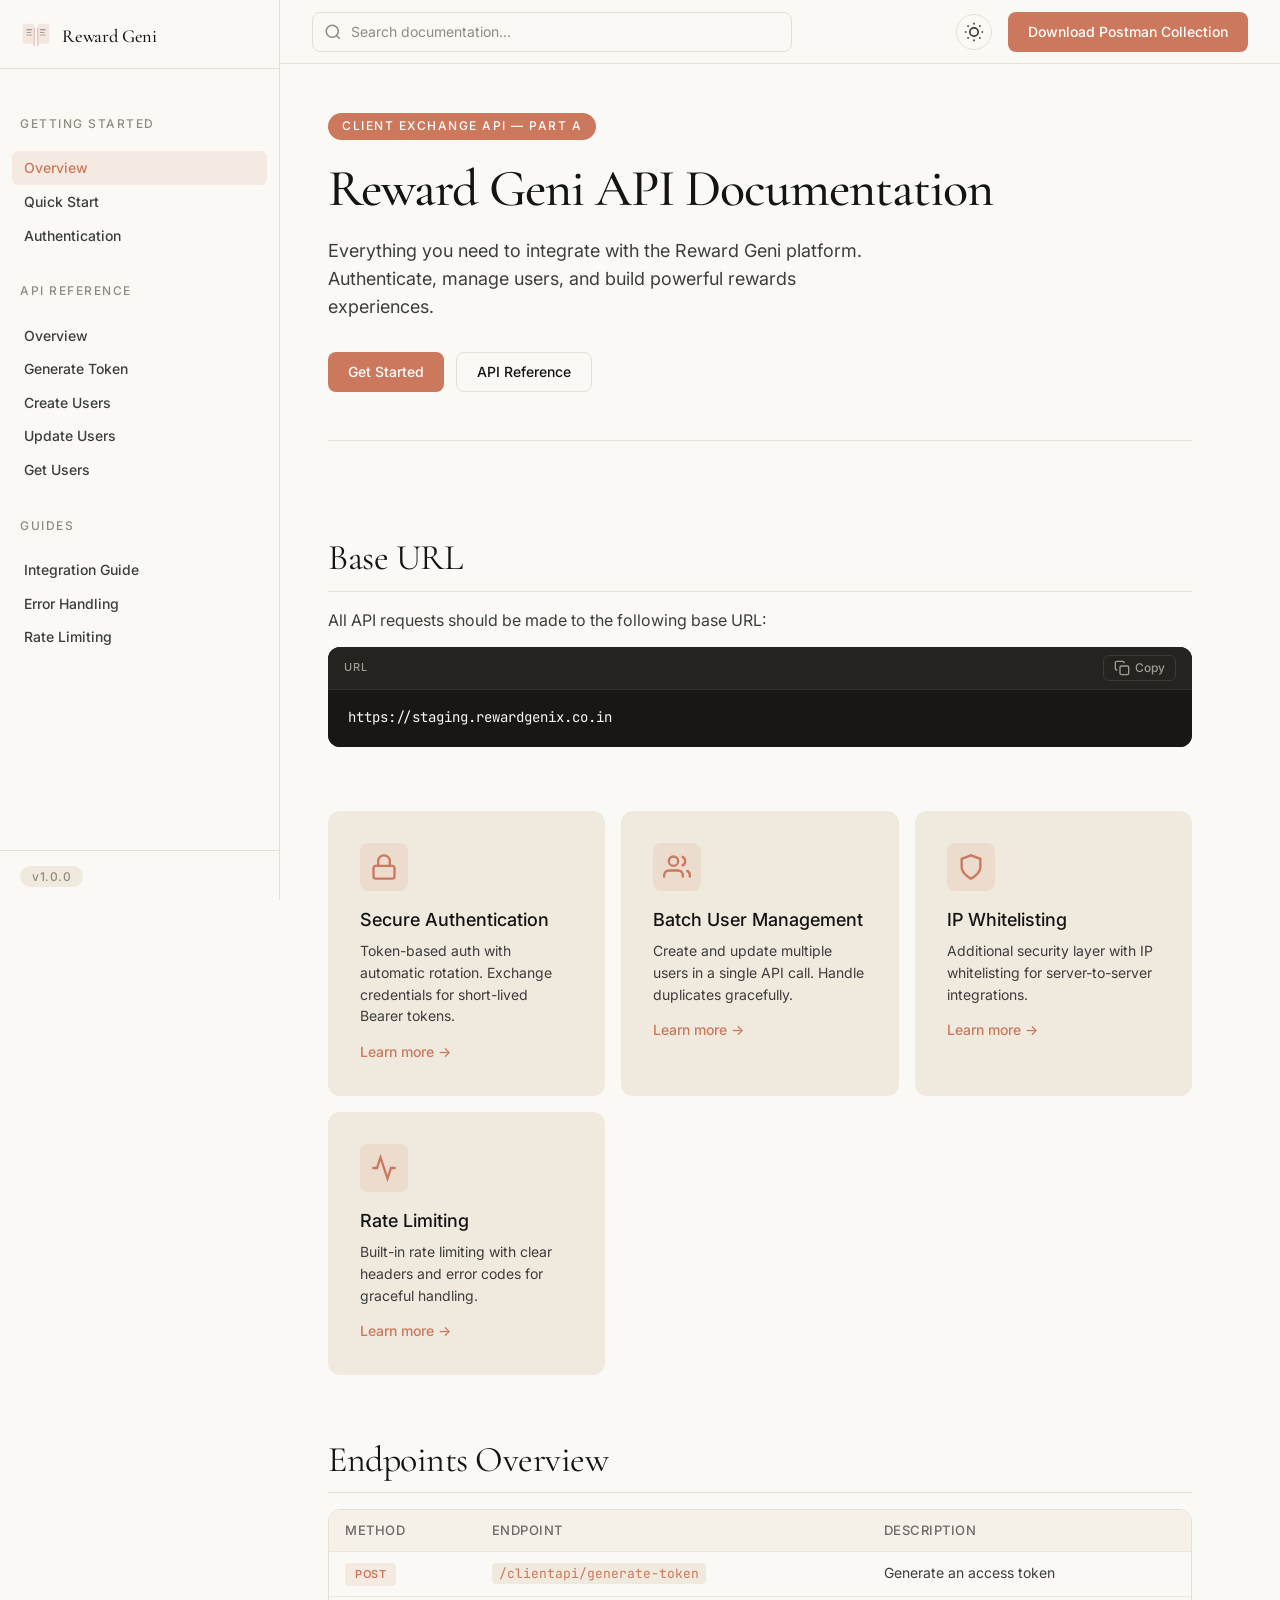
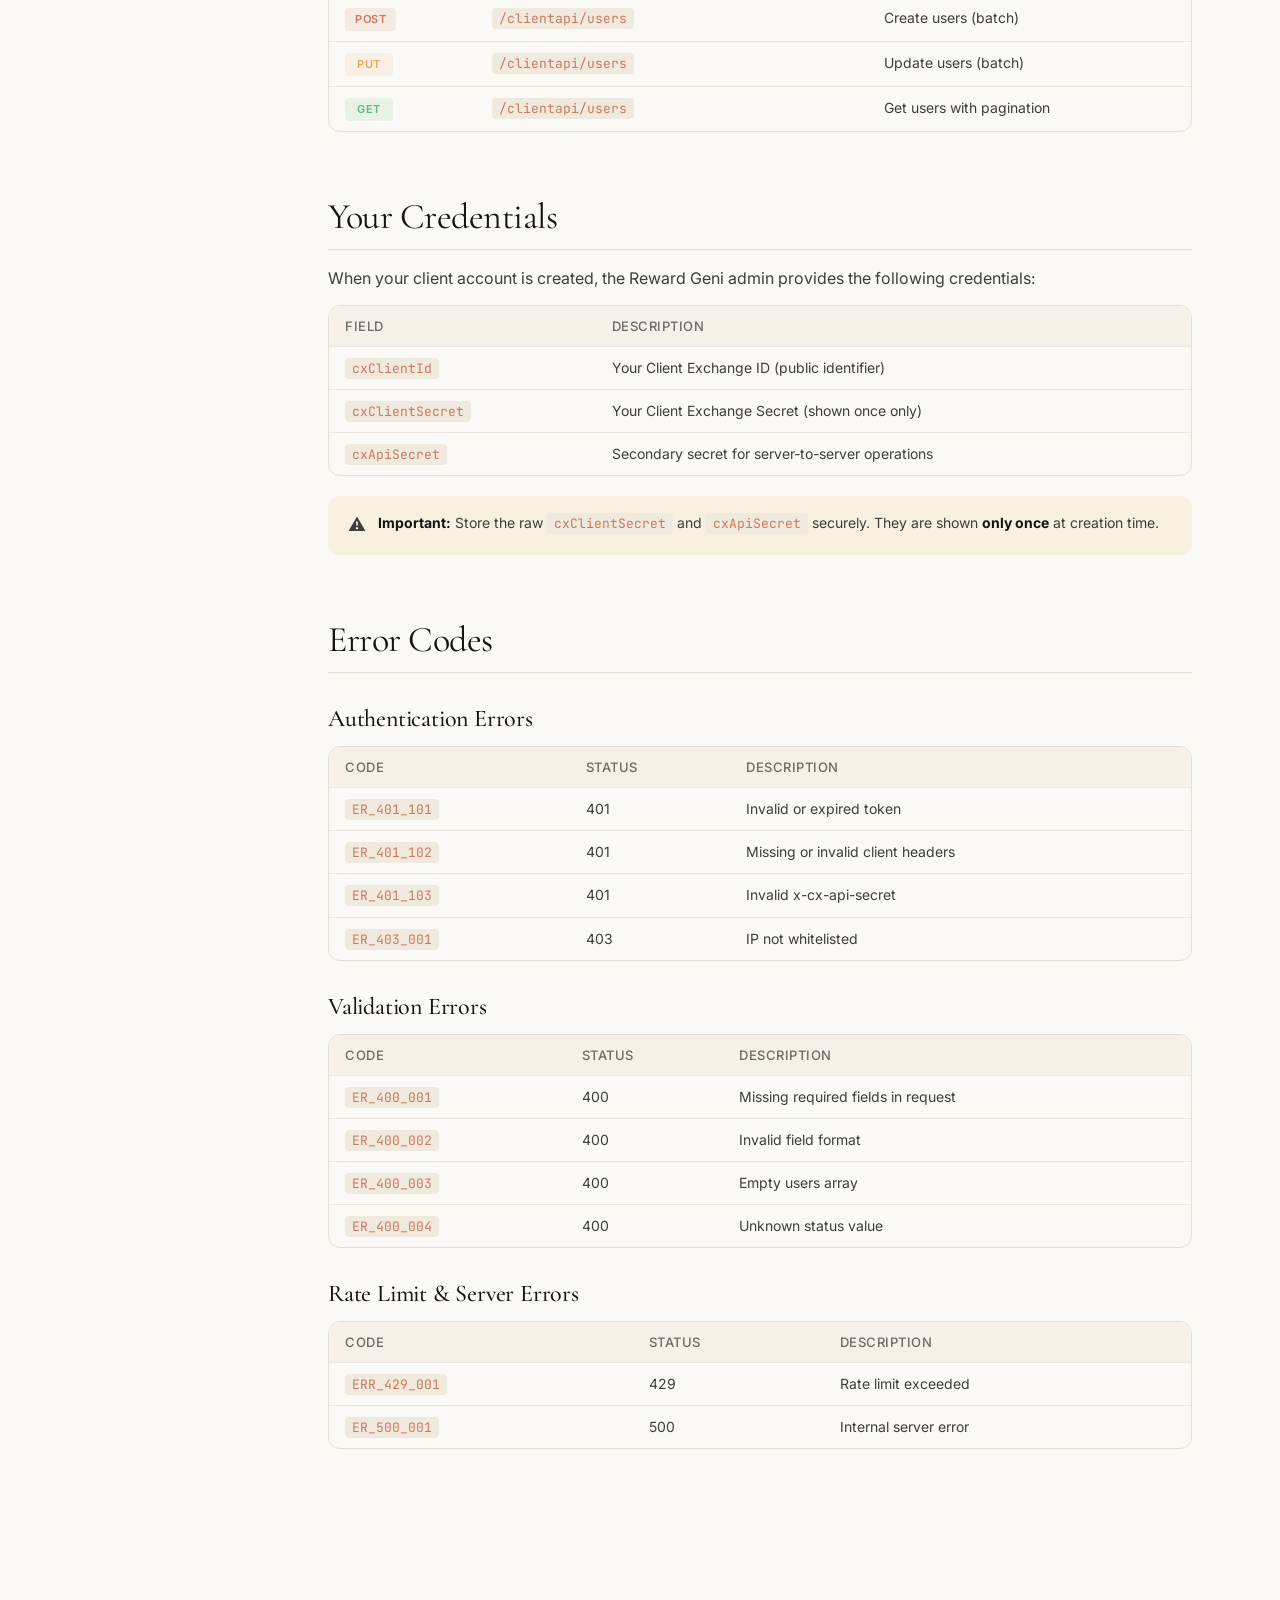
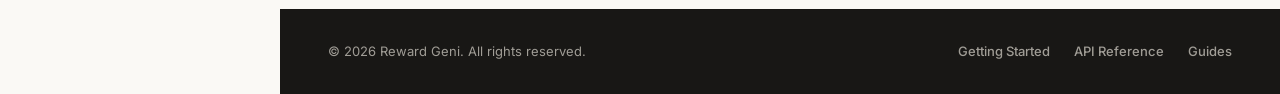
<file: index.html>
<!DOCTYPE html>
<html lang="en" data-theme="light">

<head>
    <meta charset="UTF-8">
    <meta name="viewport" content="width=device-width, initial-scale=1.0">
    <title>Reward Geni — Client Exchange API Documentation</title>
    <meta name="description"
        content="Complete API documentation for Reward Geni Client Exchange API. Learn how to authenticate, manage users, and integrate with our rewards platform.">
    <meta name="keywords" content="Reward Geni, API, Client Exchange, Documentation, Rewards, User Management">
    <meta name="author" content="Reward Geni">
    <meta property="og:title" content="Reward Geni — Client Exchange API Documentation">
    <meta property="og:description" content="Complete API documentation for Reward Geni Client Exchange API.">
    <meta property="og:type" content="website">
    <meta name="twitter:card" content="summary_large_image">
    <link rel="icon" type="image/svg+xml" href="assets/favicon.svg">
    <link rel="stylesheet" href="styles.css">
    <link rel="preconnect" href="https://fonts.googleapis.com">
    <link rel="preconnect" href="https://fonts.gstatic.com" crossorigin>
    <link
        href="https://fonts.googleapis.com/css2?family=Cormorant+Garamond:ital,wght@0,400;0,500;0,600;0,700;1,400&family=Inter:wght@300;400;500;600;700&family=JetBrains+Mono:wght@400;500&display=swap"
        rel="stylesheet">
</head>

<body>
    <!-- Sidebar Navigation -->
    <aside class="sidebar" id="sidebar">
        <div class="sidebar-header">
            <a href="index.html" class="logo-link">
                <img src="assets/logo.svg" alt="Reward Geni" class="logo">
                <span class="logo-text">Reward Geni</span>
            </a>
            <button class="sidebar-close" id="sidebarClose" aria-label="Close sidebar">
                <svg width="24" height="24" viewBox="0 0 24 24" fill="none" stroke="currentColor" stroke-width="2">
                    <path d="M18 6L6 18M6 6l12 12" />
                </svg>
            </button>
        </div>
        <nav class="sidebar-nav">
            <div class="nav-section">
                <h3 class="nav-section-title">Getting Started</h3>
                <ul class="nav-list">
                    <li><a href="index.html" class="nav-link active">Overview</a></li>
                    <li><a href="docs/getting-started.html" class="nav-link">Quick Start</a></li>
                    <li><a href="docs/getting-started.html#authentication" class="nav-link">Authentication</a></li>
                </ul>
            </div>
            <div class="nav-section">
                <h3 class="nav-section-title">API Reference</h3>
                <ul class="nav-list">
                    <li><a href="docs/api.html" class="nav-link">Overview</a></li>
                    <li><a href="docs/api.html#generate-token" class="nav-link">Generate Token</a></li>
                    <li><a href="docs/api.html#create-users" class="nav-link">Create Users</a></li>
                    <li><a href="docs/api.html#update-users" class="nav-link">Update Users</a></li>
                    <li><a href="docs/api.html#get-users" class="nav-link">Get Users</a></li>
                </ul>
            </div>
            <div class="nav-section">
                <h3 class="nav-section-title">Guides</h3>
                <ul class="nav-list">
                    <li><a href="docs/guides.html" class="nav-link">Integration Guide</a></li>
                    <li><a href="docs/guides.html#error-handling" class="nav-link">Error Handling</a></li>
                    <li><a href="docs/guides.html#rate-limiting" class="nav-link">Rate Limiting</a></li>
                </ul>
            </div>
        </nav>
        <div class="sidebar-footer">
            <span class="version-badge">v1.0.0</span>
        </div>
    </aside>

    <!-- Main Content -->
    <div class="main-wrapper">
        <!-- Top Bar -->
        <header class="topbar">
            <button class="menu-toggle" id="menuToggle" aria-label="Open sidebar">
                <svg width="24" height="24" viewBox="0 0 24 24" fill="none" stroke="currentColor" stroke-width="2">
                    <path d="M3 12h18M3 6h18M3 18h18" />
                </svg>
            </button>
            <div class="search-container">
                <svg class="search-icon" width="18" height="18" viewBox="0 0 24 24" fill="none" stroke="currentColor"
                    stroke-width="2">
                    <circle cx="11" cy="11" r="8" />
                    <path d="m21 21-4.35-4.35" />
                </svg>
                <input type="text" id="searchInput" class="search-input" placeholder="Search documentation..."
                    autocomplete="off">
                <div class="search-results" id="searchResults"></div>
            </div>
            <div class="topbar-actions">
                <button class="theme-toggle" id="themeToggle" aria-label="Toggle theme">
                    <svg class="sun-icon" width="20" height="20" viewBox="0 0 24 24" fill="none" stroke="currentColor"
                        stroke-width="2">
                        <circle cx="12" cy="12" r="5" />
                        <path
                            d="M12 1v2M12 21v2M4.22 4.22l1.42 1.42M18.36 18.36l1.42 1.42M1 12h2M21 12h2M4.22 19.78l1.42-1.42M18.36 5.64l1.42-1.42" />
                    </svg>
                    <svg class="moon-icon" width="20" height="20" viewBox="0 0 24 24" fill="none" stroke="currentColor"
                        stroke-width="2">
                        <path d="M21 12.79A9 9 0 1 1 11.21 3 7 7 0 0 0 21 12.79z" />
                    </svg>
                </button>
                <button type="button" class="btn btn-primary postman-download"
                    data-download-url="part-a-client-exchange-api.json"
                    data-download-filename="reward-geni-client-exchange-api-part-a.postman_collection.json"
                    aria-label="Download Postman Collection">Download Postman Collection</button>
            </div>
        </header>

        <!-- Page Content -->
        <main class="content">
            <!-- Hero Section -->
            <section class="hero">
                <div class="hero-content">
                    <span class="badge">Client Exchange API — Part A</span>
                    <h1>Reward Geni API Documentation</h1>
                    <p class="hero-description">
                        Everything you need to integrate with the Reward Geni platform.
                        Authenticate, manage users, and build powerful rewards experiences.
                    </p>
                    <div class="hero-actions">
                        <a href="docs/getting-started.html" class="btn btn-primary">Get Started</a>
                        <a href="docs/api.html" class="btn btn-secondary">API Reference</a>
                    </div>
                </div>
            </section>

            <!-- Base URL -->
            <section class="content-section">
                <h2 id="base-url">Base URL <a href="#base-url" class="anchor-link">#</a></h2>
                <p>All API requests should be made to the following base URL:</p>
                <div class="code-block">
                    <div class="code-header">
                        <span class="code-lang">URL</span>
                        <button class="copy-btn" data-code="https://staging.rewardgenix.co.in">
                            <svg width="16" height="16" viewBox="0 0 24 24" fill="none" stroke="currentColor"
                                stroke-width="2">
                                <rect x="9" y="9" width="13" height="13" rx="2" ry="2" />
                                <path d="M5 15H4a2 2 0 0 1-2-2V4a2 2 0 0 1 2-2h9a2 2 0 0 1 2 2v1" />
                            </svg>
                            Copy
                        </button>
                    </div>
                    <pre><code>https://staging.rewardgenix.co.in</code></pre>
                </div>
            </section>

            <!-- Feature Cards -->
            <section class="features-grid">
                <div class="feature-card">
                    <div class="feature-icon">
                        <svg width="28" height="28" viewBox="0 0 24 24" fill="none" stroke="currentColor"
                            stroke-width="2">
                            <rect x="3" y="11" width="18" height="11" rx="2" ry="2" />
                            <path d="M7 11V7a5 5 0 0 1 10 0v4" />
                        </svg>
                    </div>
                    <h3>Secure Authentication</h3>
                    <p>Token-based auth with automatic rotation. Exchange credentials for short-lived Bearer tokens.</p>
                    <a href="docs/getting-started.html#authentication" class="feature-link">Learn more →</a>
                </div>
                <div class="feature-card">
                    <div class="feature-icon">
                        <svg width="28" height="28" viewBox="0 0 24 24" fill="none" stroke="currentColor"
                            stroke-width="2">
                            <path d="M17 21v-2a4 4 0 0 0-4-4H5a4 4 0 0 0-4 4v2" />
                            <circle cx="9" cy="7" r="4" />
                            <path d="M23 21v-2a4 4 0 0 0-3-3.87" />
                            <path d="M16 3.13a4 4 0 0 1 0 7.75" />
                        </svg>
                    </div>
                    <h3>Batch User Management</h3>
                    <p>Create and update multiple users in a single API call. Handle duplicates gracefully.</p>
                    <a href="docs/api.html#create-users" class="feature-link">Learn more →</a>
                </div>
                <div class="feature-card">
                    <div class="feature-icon">
                        <svg width="28" height="28" viewBox="0 0 24 24" fill="none" stroke="currentColor"
                            stroke-width="2">
                            <path d="M12 22s8-4 8-10V5l-8-3-8 3v7c0 6 8 10 8 10z" />
                        </svg>
                    </div>
                    <h3>IP Whitelisting</h3>
                    <p>Additional security layer with IP whitelisting for server-to-server integrations.</p>
                    <a href="docs/guides.html#security" class="feature-link">Learn more →</a>
                </div>
                <div class="feature-card">
                    <div class="feature-icon">
                        <svg width="28" height="28" viewBox="0 0 24 24" fill="none" stroke="currentColor"
                            stroke-width="2">
                            <polyline points="22 12 18 12 15 21 9 3 6 12 2 12" />
                        </svg>
                    </div>
                    <h3>Rate Limiting</h3>
                    <p>Built-in rate limiting with clear headers and error codes for graceful handling.</p>
                    <a href="docs/guides.html#rate-limiting" class="feature-link">Learn more →</a>
                </div>
            </section>

            <!-- Quick Overview Table -->
            <section class="content-section">
                <h2 id="endpoints-overview">Endpoints Overview <a href="#endpoints-overview" class="anchor-link">#</a>
                </h2>
                <div class="table-wrapper">
                    <table class="api-table">
                        <thead>
                            <tr>
                                <th>Method</th>
                                <th>Endpoint</th>
                                <th>Description</th>
                            </tr>
                        </thead>
                        <tbody>
                            <tr>
                                <td><span class="method-badge method-post">POST</span></td>
                                <td><code>/clientapi/generate-token</code></td>
                                <td>Generate an access token</td>
                            </tr>
                            <tr>
                                <td><span class="method-badge method-post">POST</span></td>
                                <td><code>/clientapi/users</code></td>
                                <td>Create users (batch)</td>
                            </tr>
                            <tr>
                                <td><span class="method-badge method-put">PUT</span></td>
                                <td><code>/clientapi/users</code></td>
                                <td>Update users (batch)</td>
                            </tr>
                            <tr>
                                <td><span class="method-badge method-get">GET</span></td>
                                <td><code>/clientapi/users</code></td>
                                <td>Get users with pagination</td>
                            </tr>
                        </tbody>
                    </table>
                </div>
            </section>

            <!-- Credentials Section -->
            <section class="content-section">
                <h2 id="credentials">Your Credentials <a href="#credentials" class="anchor-link">#</a></h2>
                <p>When your client account is created, the Reward Geni admin provides the following credentials:</p>
                <div class="table-wrapper">
                    <table class="api-table">
                        <thead>
                            <tr>
                                <th>Field</th>
                                <th>Description</th>
                            </tr>
                        </thead>
                        <tbody>
                            <tr>
                                <td><code>cxClientId</code></td>
                                <td>Your Client Exchange ID (public identifier)</td>
                            </tr>
                            <tr>
                                <td><code>cxClientSecret</code></td>
                                <td>Your Client Exchange Secret (shown once only)</td>
                            </tr>
                            <tr>
                                <td><code>cxApiSecret</code></td>
                                <td>Secondary secret for server-to-server operations</td>
                            </tr>
                        </tbody>
                    </table>
                </div>
                <div class="callout callout-warning">
                    <div class="callout-icon">⚠️</div>
                    <div class="callout-content">
                        <strong>Important:</strong> Store the raw <code>cxClientSecret</code> and
                        <code>cxApiSecret</code> securely. They are shown <strong>only once</strong> at creation time.
                    </div>
                </div>
            </section>

            <!-- Error Codes Summary -->
            <section class="content-section">
                <h2 id="error-codes">Error Codes <a href="#error-codes" class="anchor-link">#</a></h2>
                <h3 id="authentication-errors">Authentication Errors</h3>
                <div class="table-wrapper">
                    <table class="api-table">
                        <thead>
                            <tr>
                                <th>Code</th>
                                <th>Status</th>
                                <th>Description</th>
                            </tr>
                        </thead>
                        <tbody>
                            <tr>
                                <td><code>ER_401_101</code></td>
                                <td>401</td>
                                <td>Invalid or expired token</td>
                            </tr>
                            <tr>
                                <td><code>ER_401_102</code></td>
                                <td>401</td>
                                <td>Missing or invalid client headers</td>
                            </tr>
                            <tr>
                                <td><code>ER_401_103</code></td>
                                <td>401</td>
                                <td>Invalid x-cx-api-secret</td>
                            </tr>
                            <tr>
                                <td><code>ER_403_001</code></td>
                                <td>403</td>
                                <td>IP not whitelisted</td>
                            </tr>
                        </tbody>
                    </table>
                </div>
                <h3 id="validation-errors">Validation Errors</h3>
                <div class="table-wrapper">
                    <table class="api-table">
                        <thead>
                            <tr>
                                <th>Code</th>
                                <th>Status</th>
                                <th>Description</th>
                            </tr>
                        </thead>
                        <tbody>
                            <tr>
                                <td><code>ER_400_001</code></td>
                                <td>400</td>
                                <td>Missing required fields in request</td>
                            </tr>
                            <tr>
                                <td><code>ER_400_002</code></td>
                                <td>400</td>
                                <td>Invalid field format</td>
                            </tr>
                            <tr>
                                <td><code>ER_400_003</code></td>
                                <td>400</td>
                                <td>Empty users array</td>
                            </tr>
                            <tr>
                                <td><code>ER_400_004</code></td>
                                <td>400</td>
                                <td>Unknown status value</td>
                            </tr>
                        </tbody>
                    </table>
                </div>
                <h3 id="rate-limit-errors">Rate Limit &amp; Server Errors</h3>
                <div class="table-wrapper">
                    <table class="api-table">
                        <thead>
                            <tr>
                                <th>Code</th>
                                <th>Status</th>
                                <th>Description</th>
                            </tr>
                        </thead>
                        <tbody>
                            <tr>
                                <td><code>ERR_429_001</code></td>
                                <td>429</td>
                                <td>Rate limit exceeded</td>
                            </tr>
                            <tr>
                                <td><code>ER_500_001</code></td>
                                <td>500</td>
                                <td>Internal server error</td>
                            </tr>
                        </tbody>
                    </table>
                </div>
            </section>
        </main>

        <!-- Footer -->
        <footer class="footer">
            <div class="footer-content">
                <p>&copy; 2025 Reward Geni. All rights reserved.</p>
                <div class="footer-links">
                    <a href="docs/getting-started.html">Getting Started</a>
                    <a href="docs/api.html">API Reference</a>
                    <a href="docs/guides.html">Guides</a>
                </div>
            </div>
        </footer>
    </div>

    <!-- Mobile Overlay -->
    <div class="sidebar-overlay" id="sidebarOverlay"></div>

    <script src="config.js"></script>
    <script src="script.js"></script>
</body>

</html>
</file>
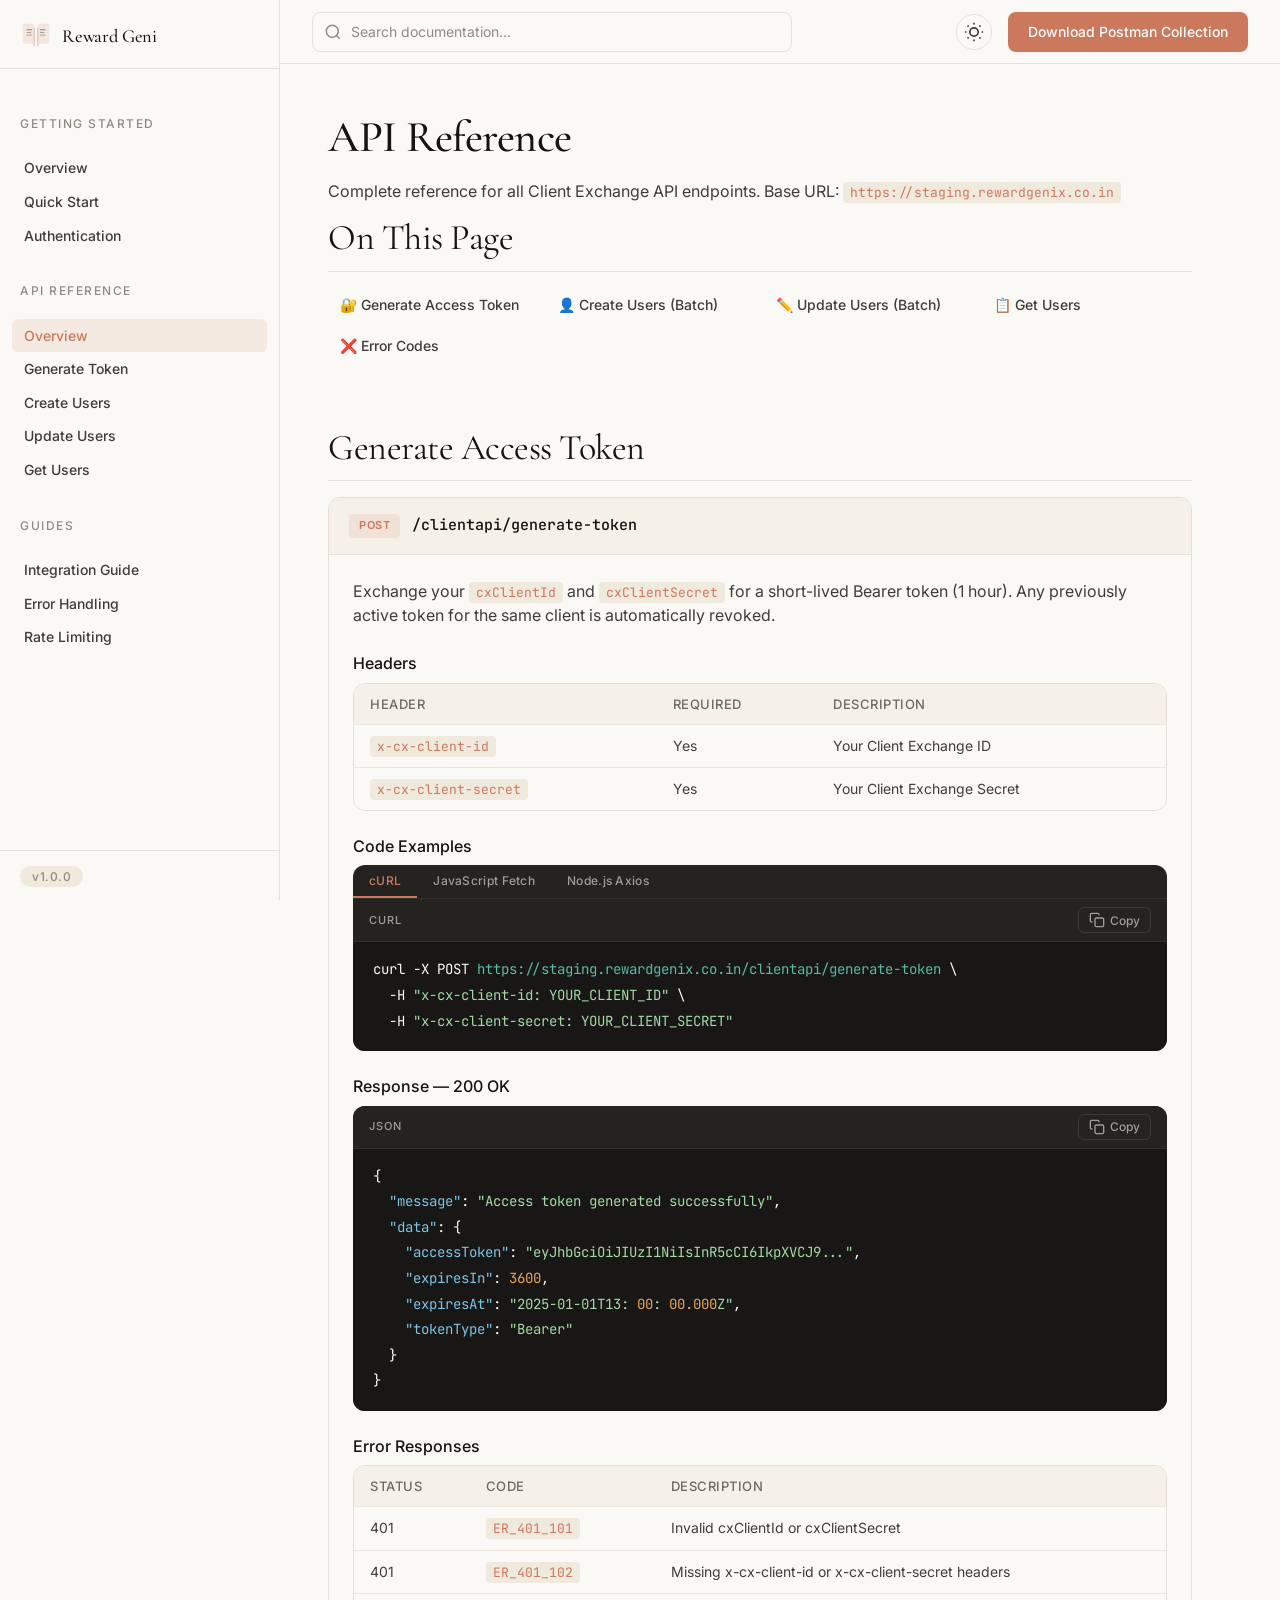
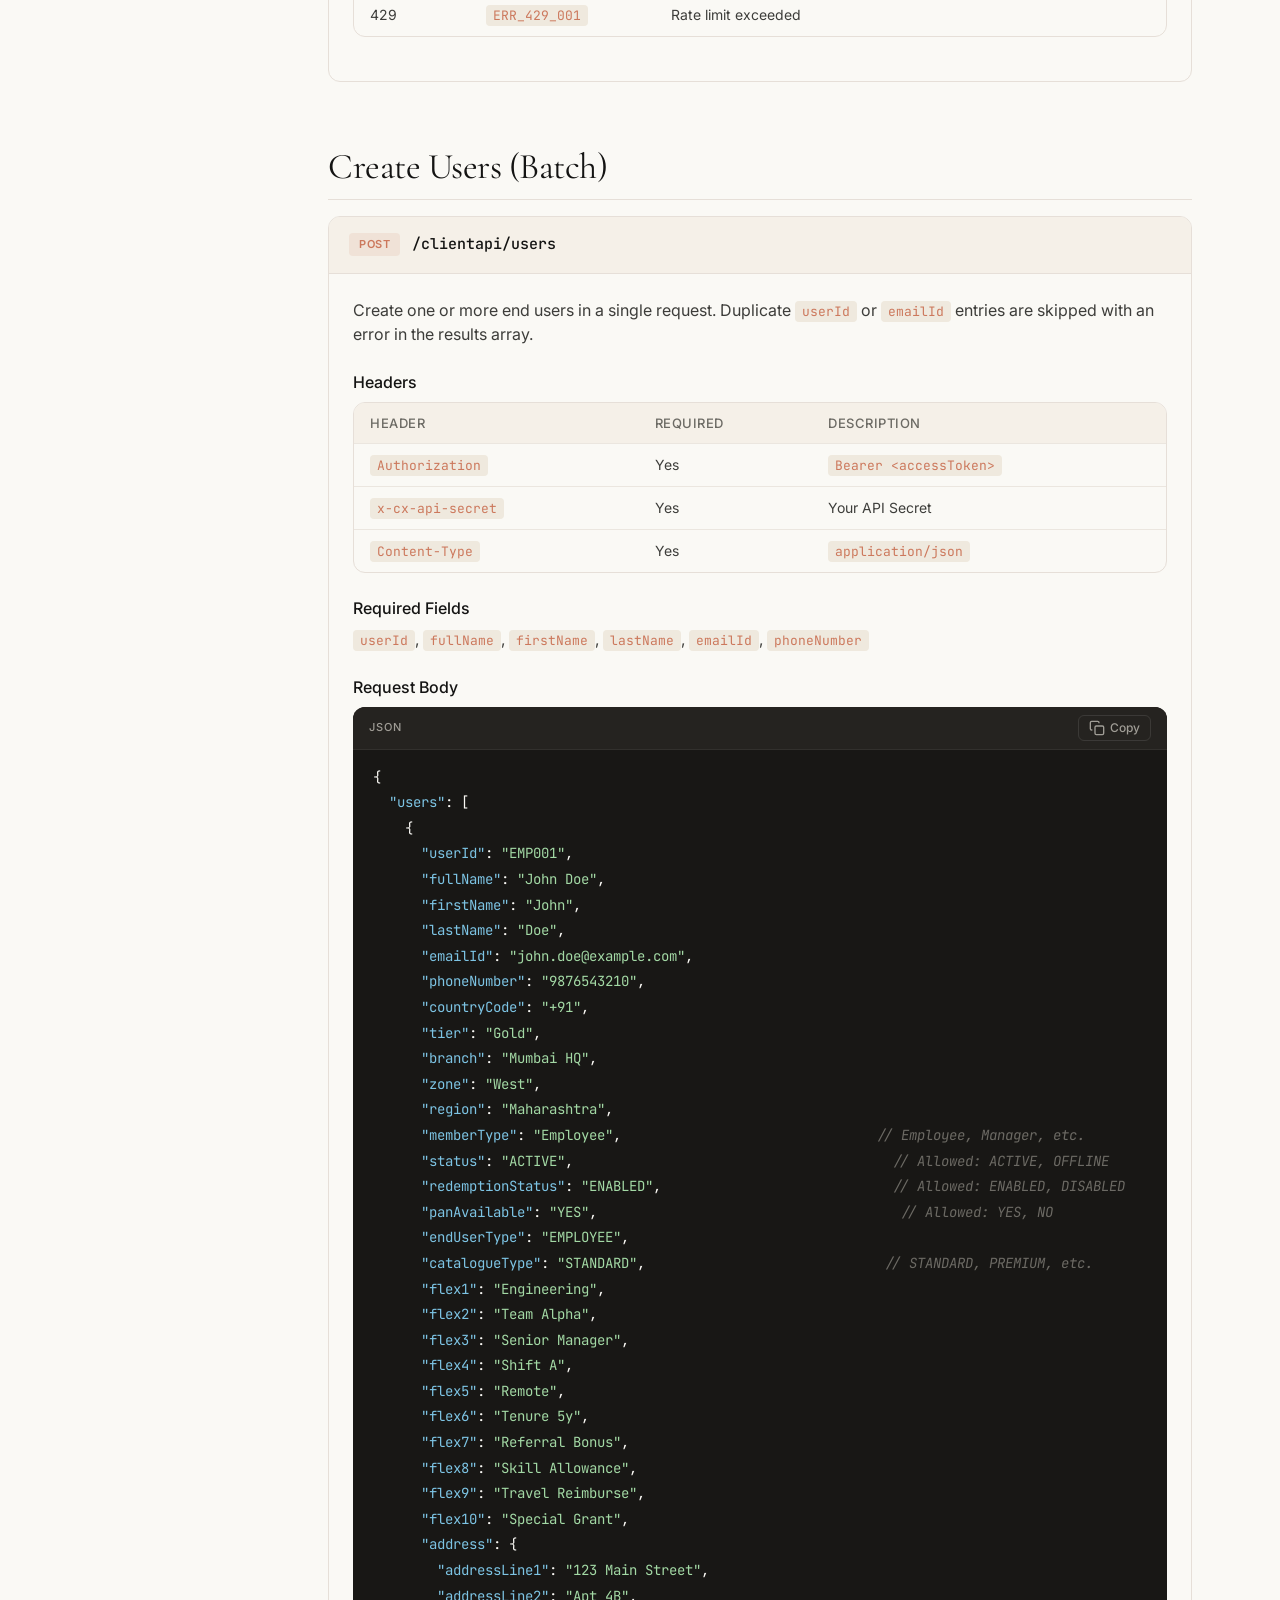
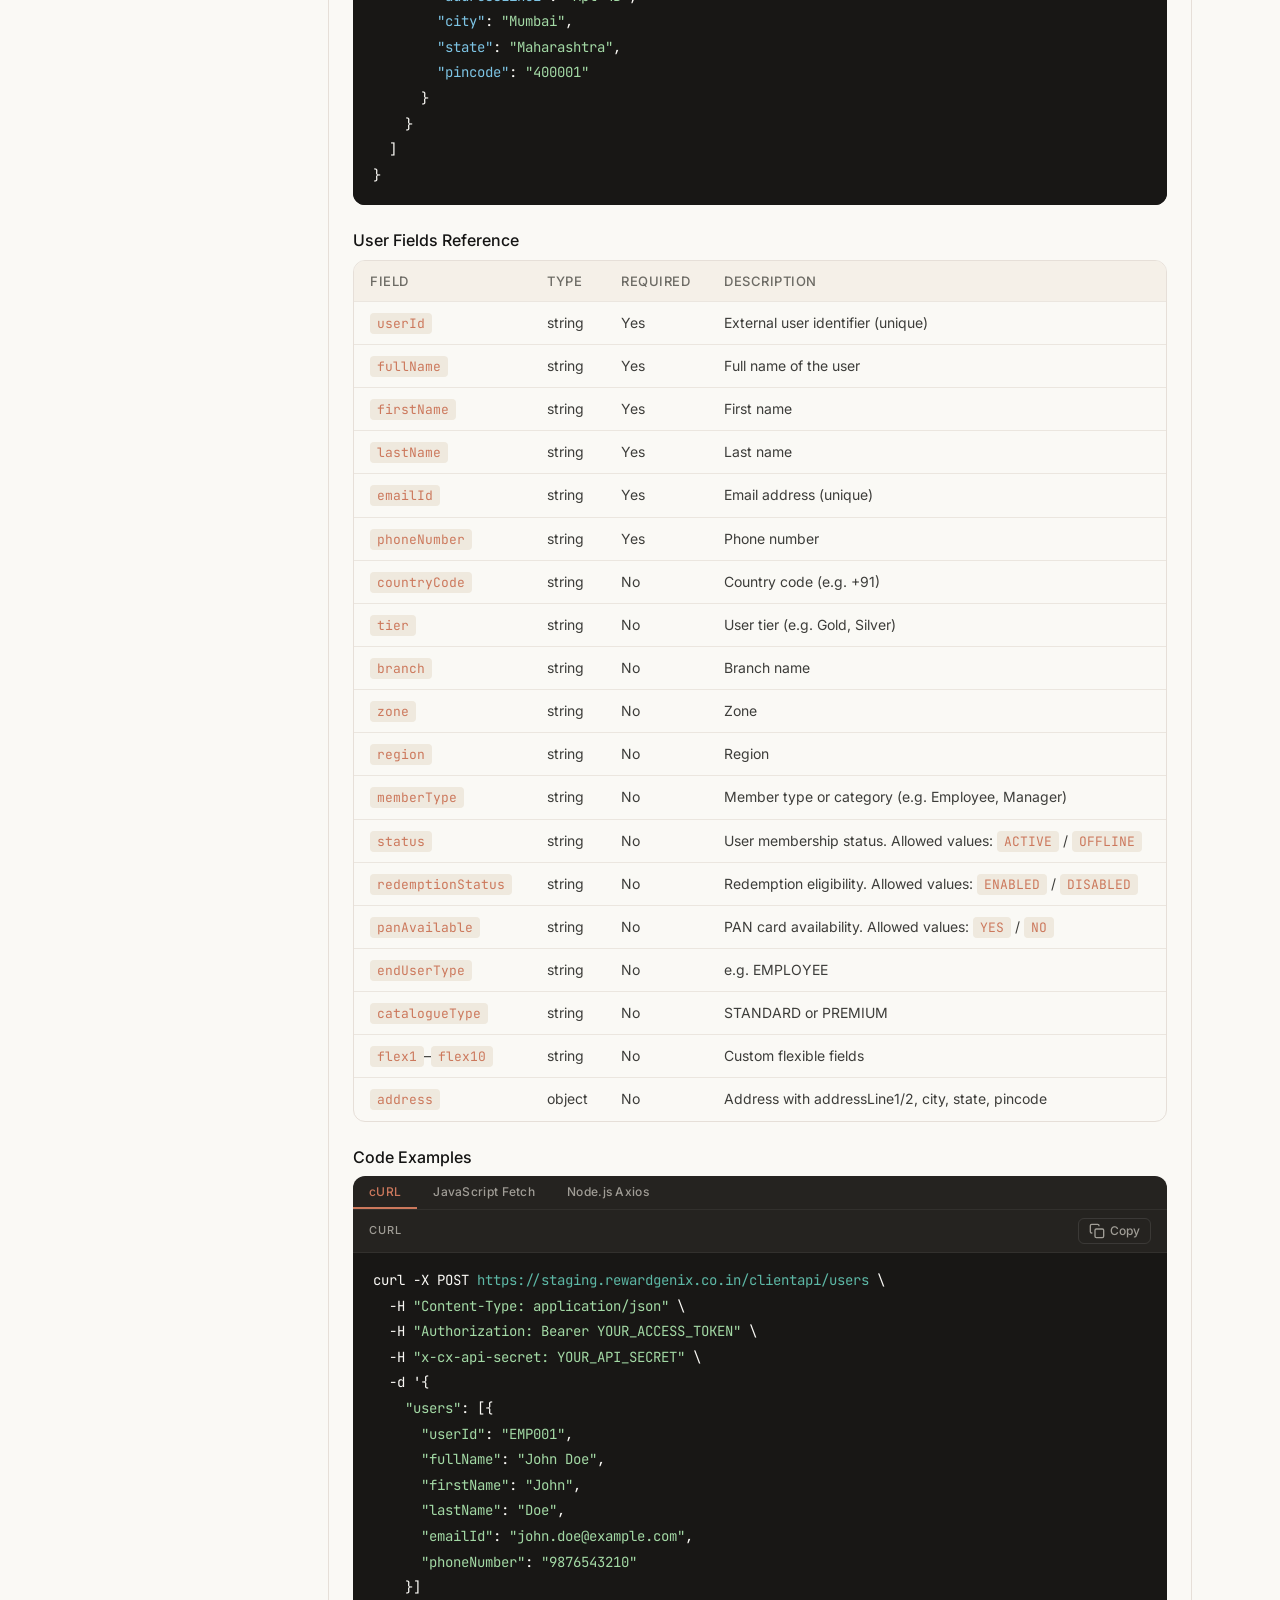
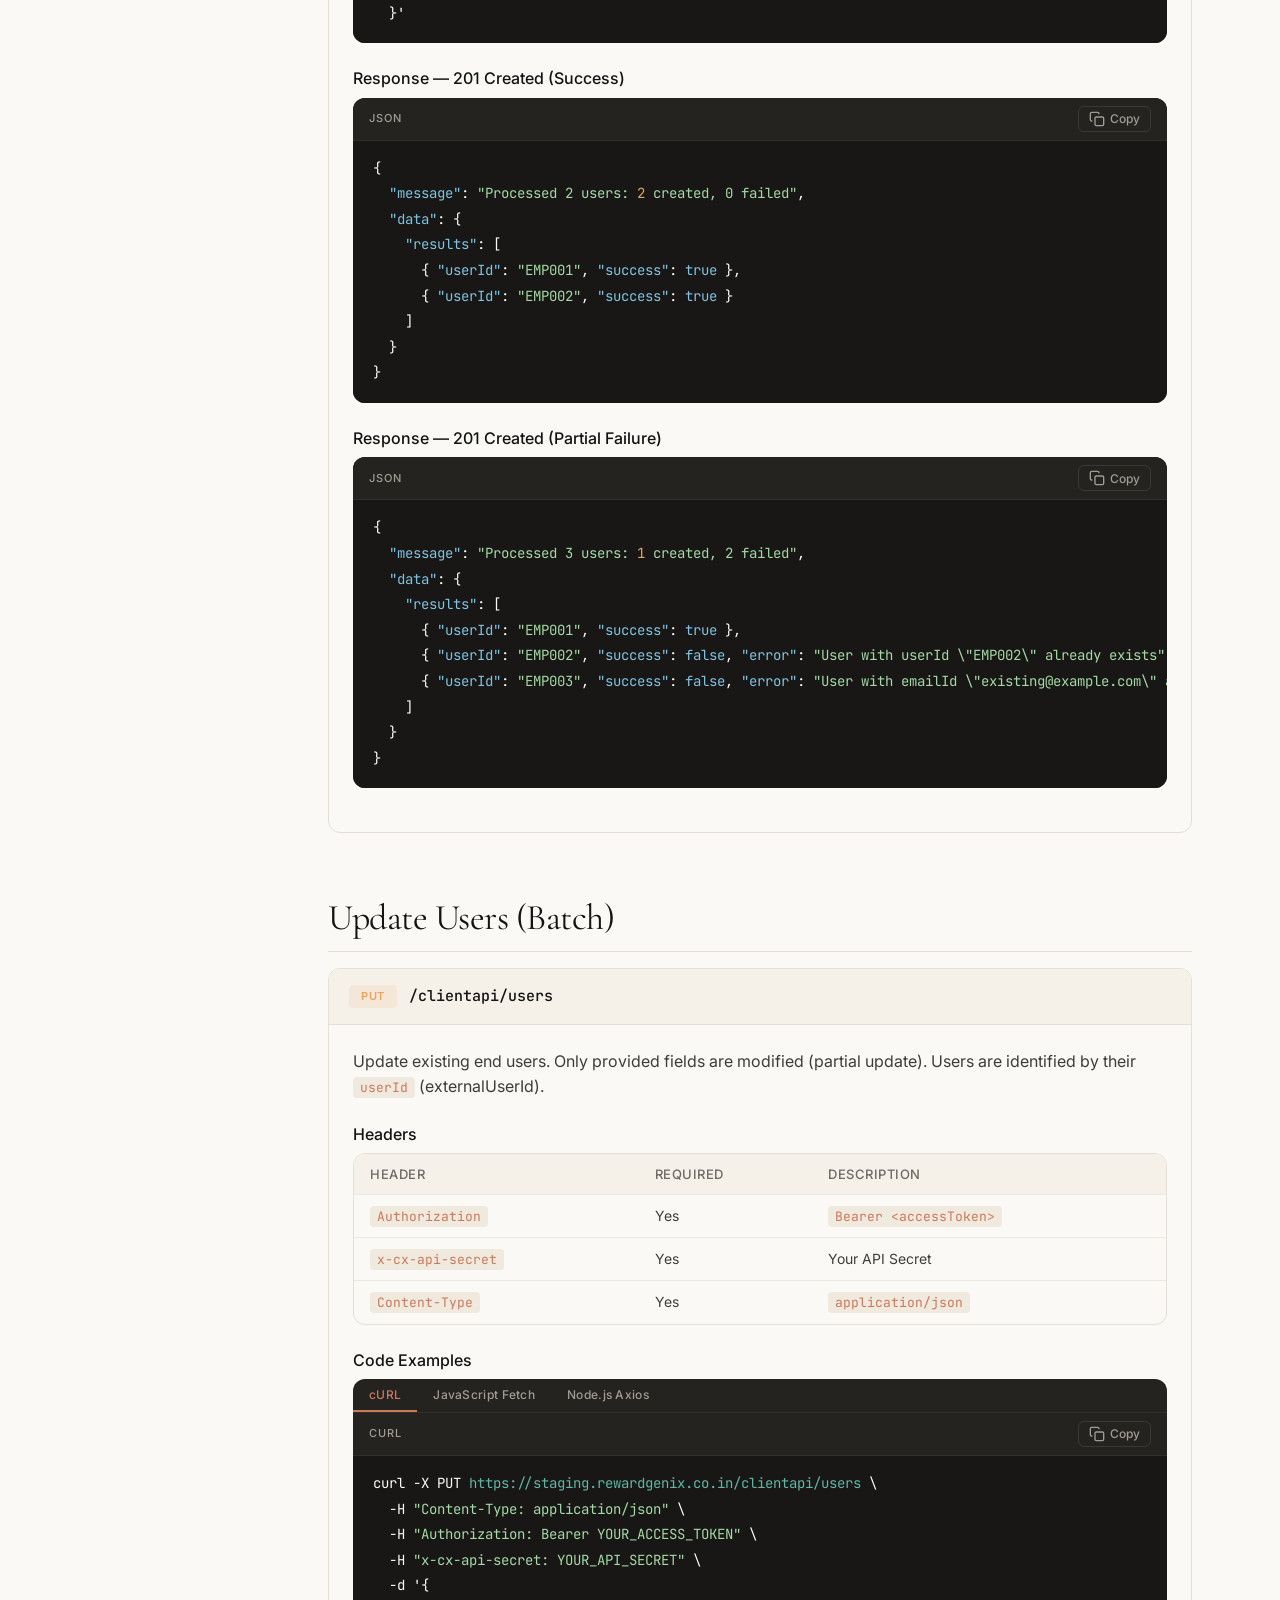
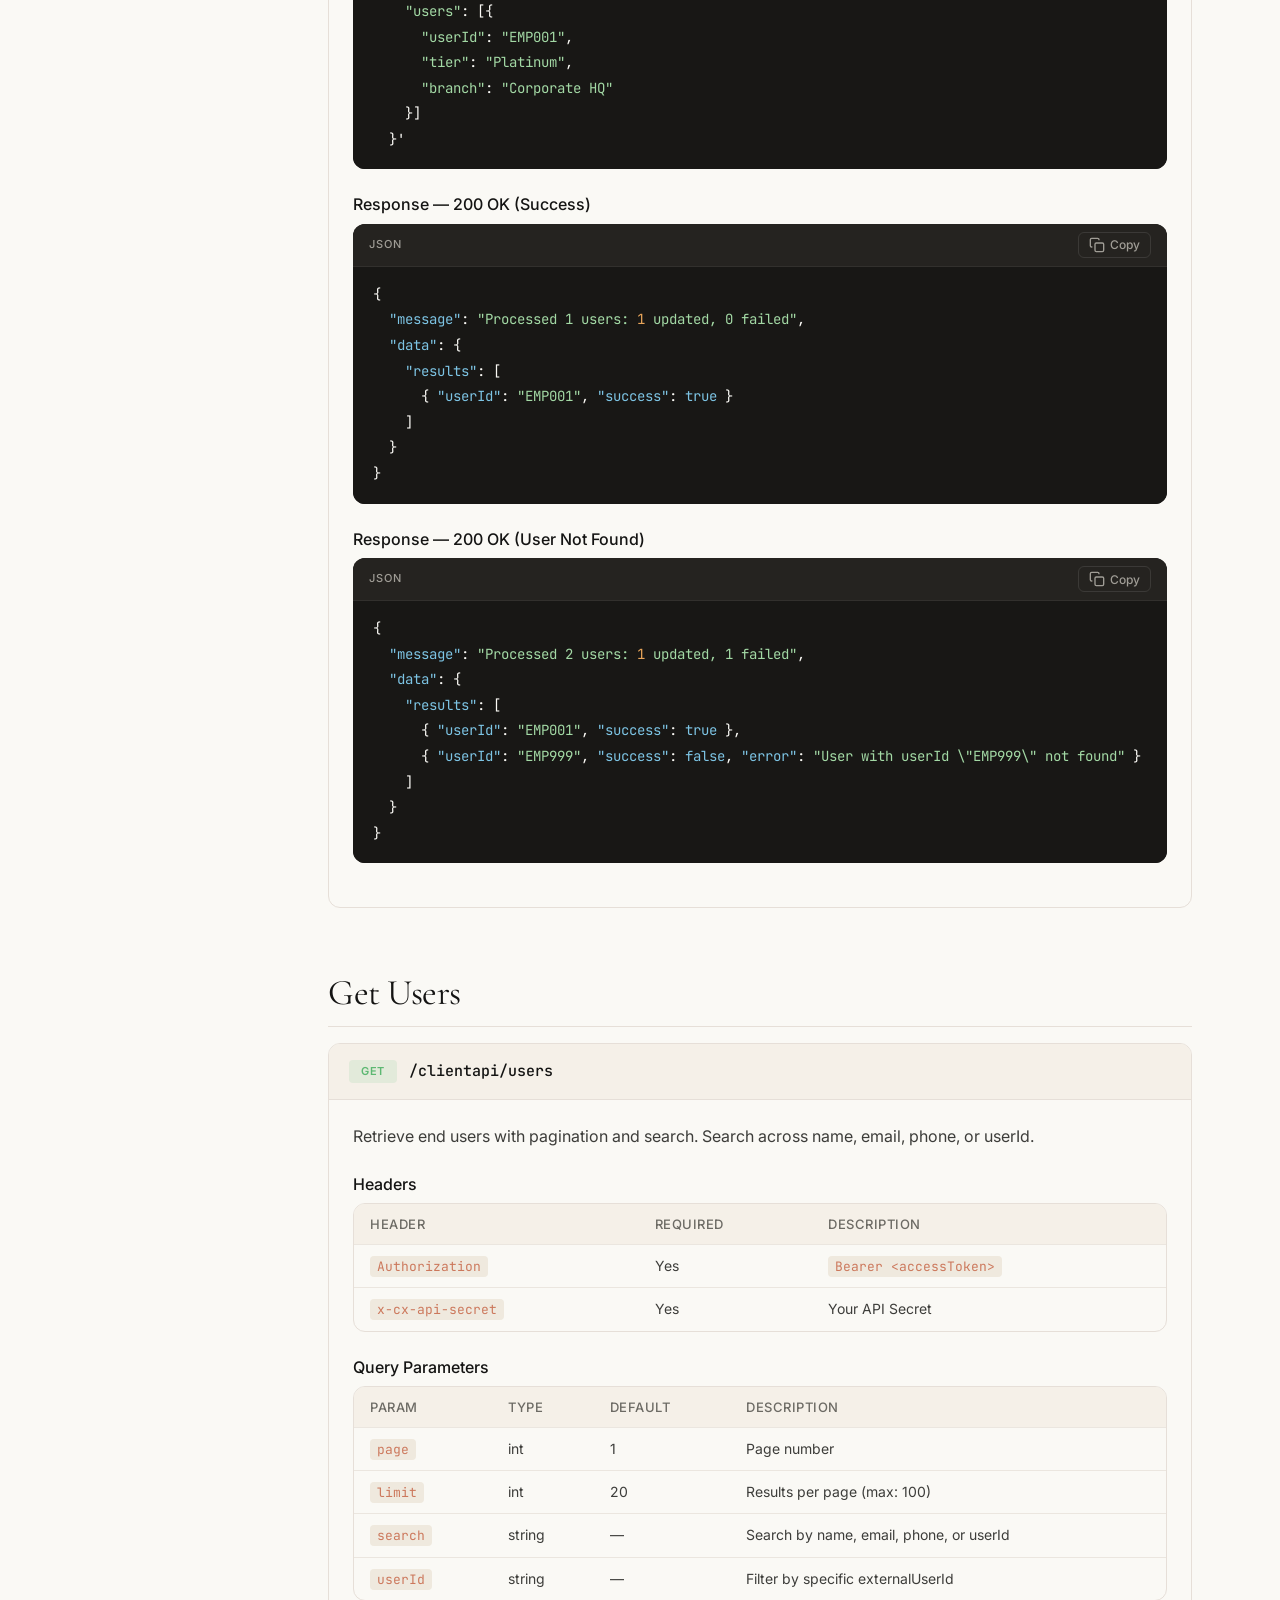
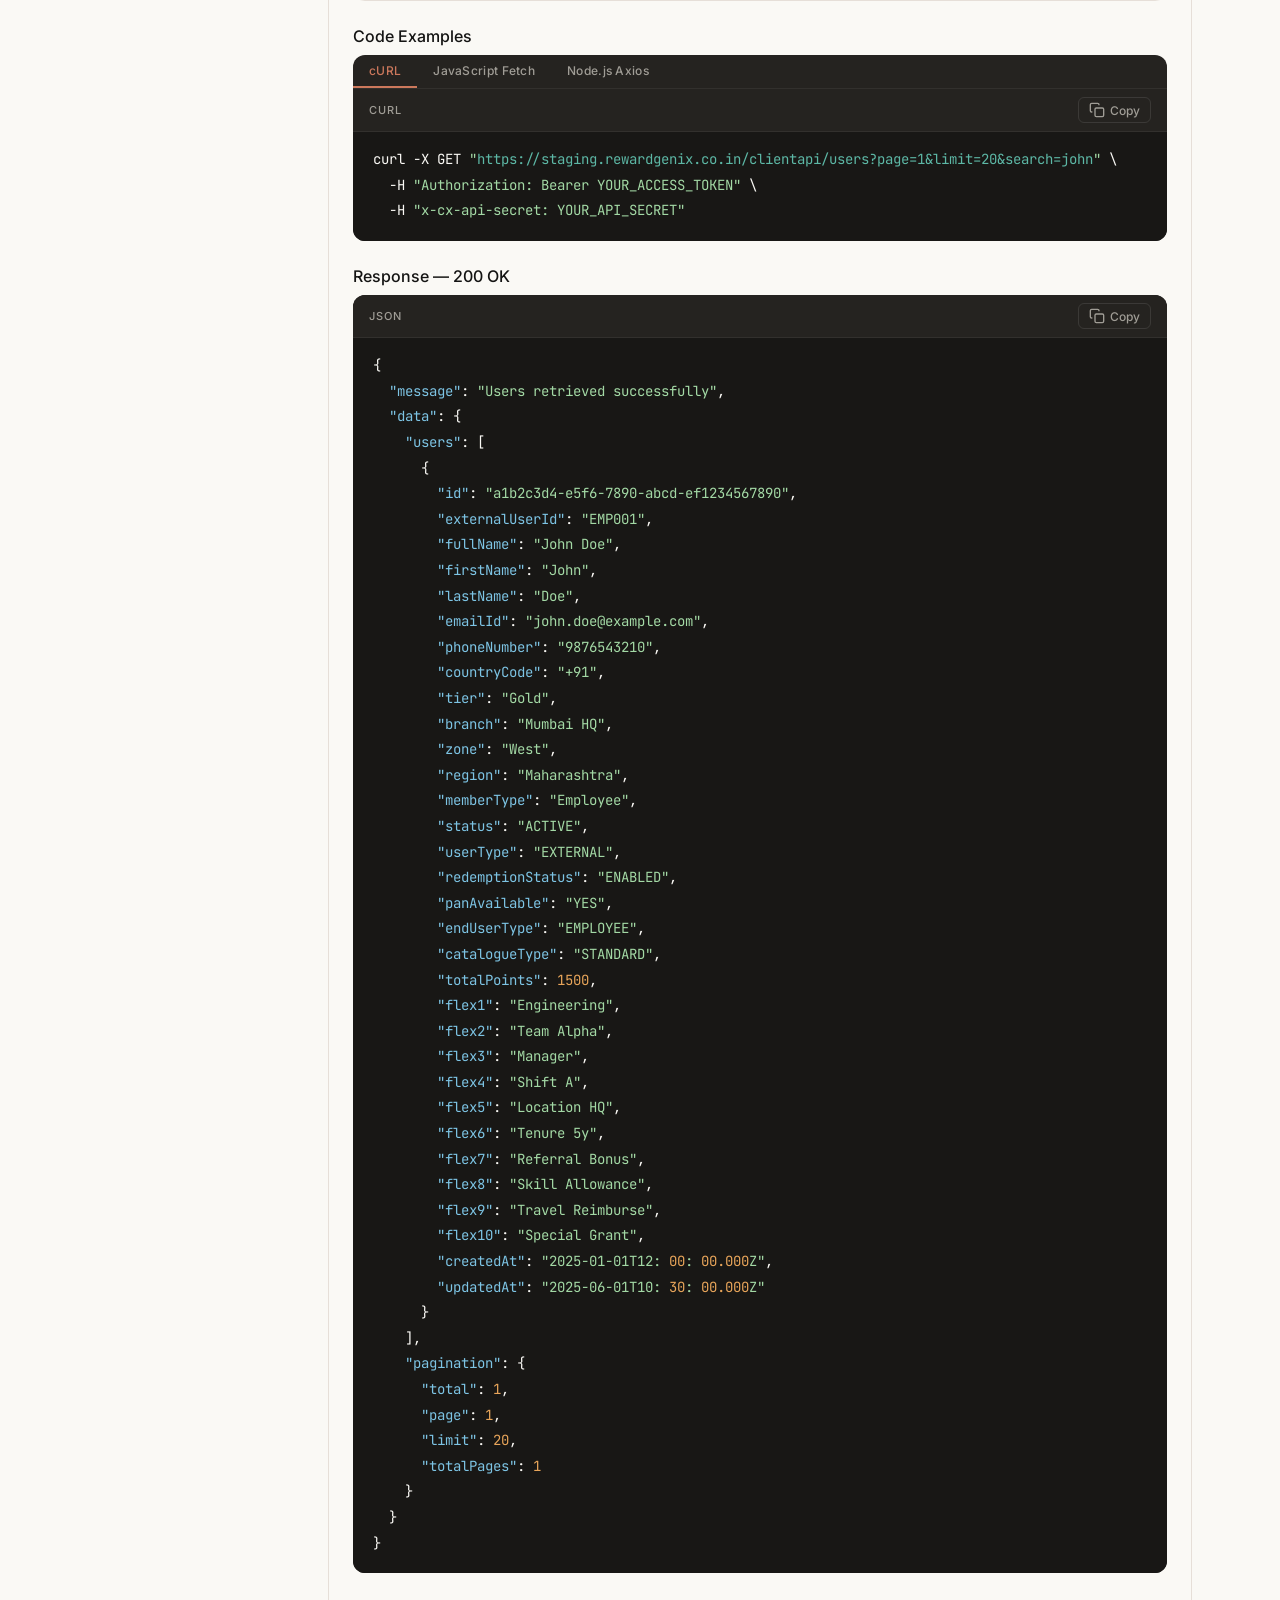
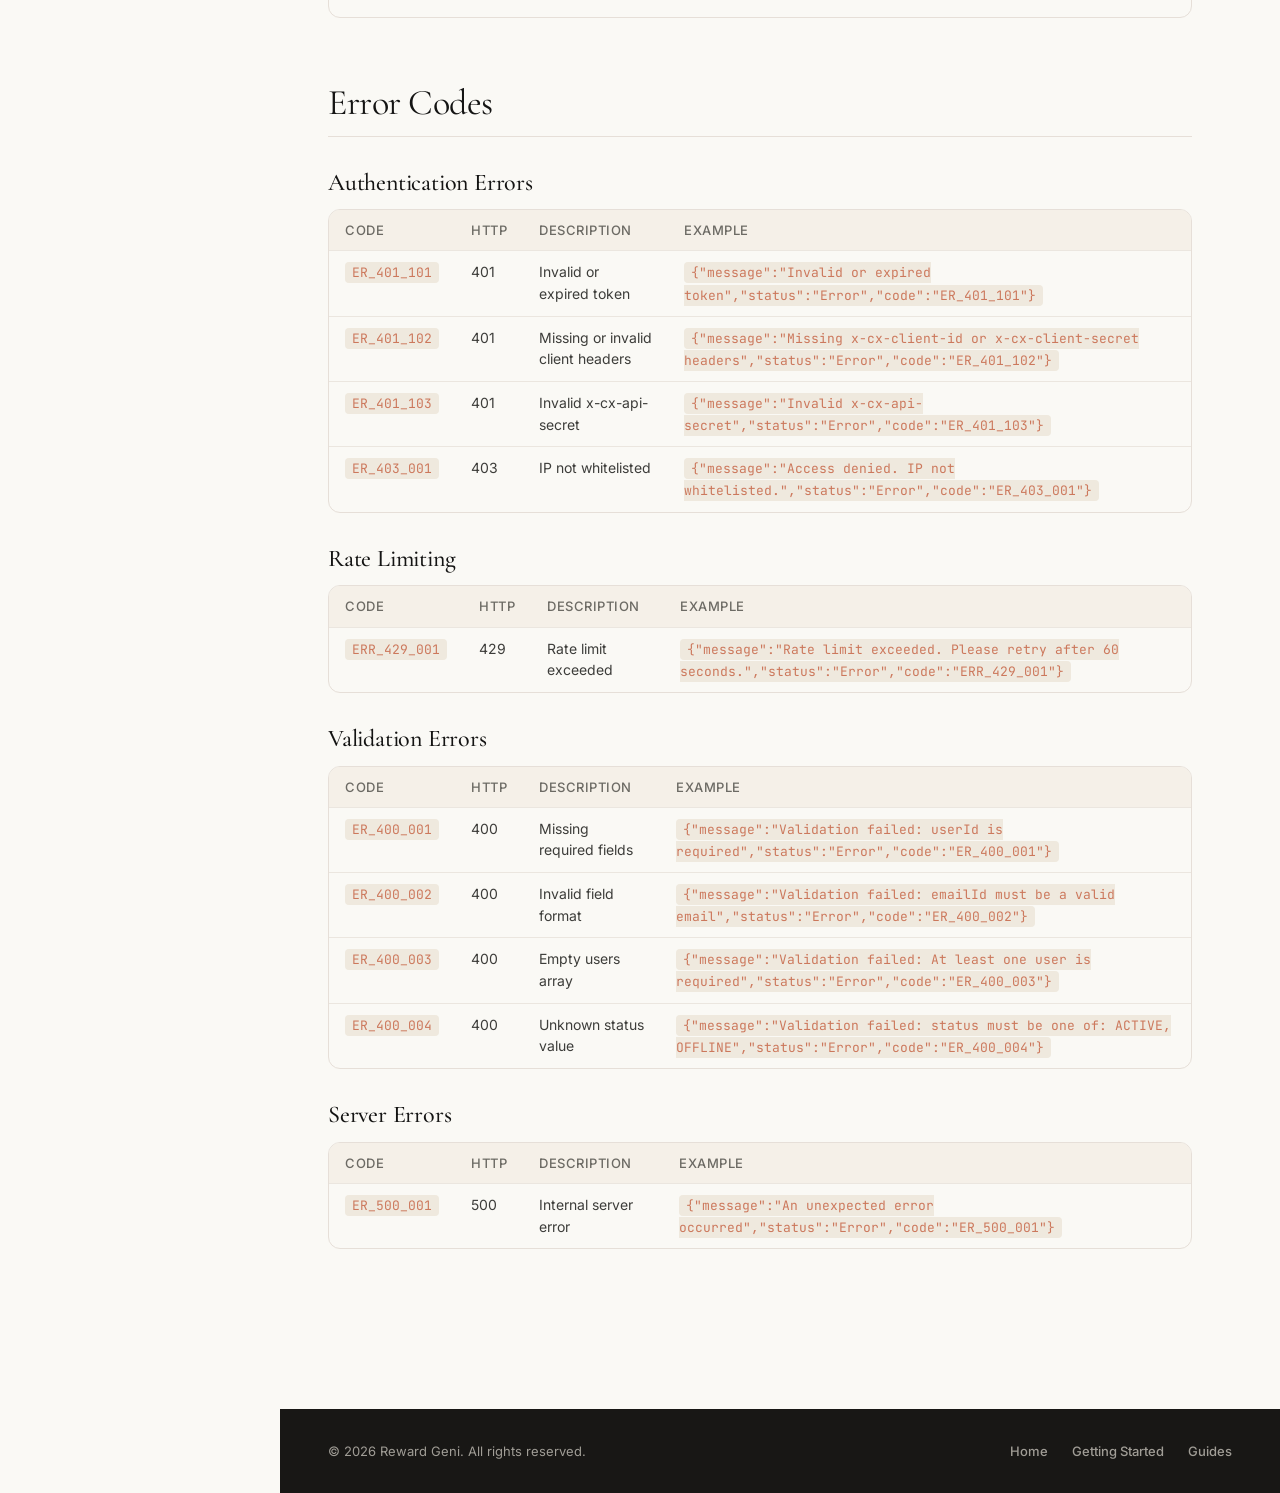
<file: docs/api.html>
<!DOCTYPE html>
<html lang="en" data-theme="light">

<head>
    <meta charset="UTF-8">
    <meta name="viewport" content="width=device-width, initial-scale=1.0">
    <title>API Reference — Reward Geni API</title>
    <meta name="description"
        content="Complete API reference for the Reward Geni Client Exchange API. Endpoints for authentication, user management, and more.">
    <link rel="icon" type="image/svg+xml" href="../assets/favicon.svg">
    <link rel="stylesheet" href="../styles.css">
    <link rel="preconnect" href="https://fonts.googleapis.com">
    <link rel="preconnect" href="https://fonts.gstatic.com" crossorigin>
    <link
        href="https://fonts.googleapis.com/css2?family=Cormorant+Garamond:ital,wght@0,400;0,500;0,600;0,700;1,400&family=Inter:wght@300;400;500;600;700&family=JetBrains+Mono:wght@400;500&display=swap"
        rel="stylesheet">
</head>

<body>
    <!-- Sidebar -->
    <aside class="sidebar" id="sidebar">
        <div class="sidebar-header">
            <a href="../index.html" class="logo-link">
                <img src="../assets/logo.svg" alt="Reward Geni" class="logo">
                <span class="logo-text">Reward Geni</span>
            </a>
            <button class="sidebar-close" id="sidebarClose" aria-label="Close sidebar">
                <svg width="24" height="24" viewBox="0 0 24 24" fill="none" stroke="currentColor" stroke-width="2">
                    <path d="M18 6L6 18M6 6l12 12" />
                </svg>
            </button>
        </div>
        <nav class="sidebar-nav">
            <div class="nav-section">
                <h3 class="nav-section-title">Getting Started</h3>
                <ul class="nav-list">
                    <li><a href="../index.html" class="nav-link">Overview</a></li>
                    <li><a href="getting-started.html" class="nav-link">Quick Start</a></li>
                    <li><a href="getting-started.html#authentication" class="nav-link">Authentication</a></li>
                </ul>
            </div>
            <div class="nav-section">
                <h3 class="nav-section-title">API Reference</h3>
                <ul class="nav-list">
                    <li><a href="api.html" class="nav-link active">Overview</a></li>
                    <li><a href="api.html#generate-token" class="nav-link">Generate Token</a></li>
                    <li><a href="api.html#create-users" class="nav-link">Create Users</a></li>
                    <li><a href="api.html#update-users" class="nav-link">Update Users</a></li>
                    <li><a href="api.html#get-users" class="nav-link">Get Users</a></li>
                </ul>
            </div>
            <div class="nav-section">
                <h3 class="nav-section-title">Guides</h3>
                <ul class="nav-list">
                    <li><a href="guides.html" class="nav-link">Integration Guide</a></li>
                    <li><a href="guides.html#error-handling" class="nav-link">Error Handling</a></li>
                    <li><a href="guides.html#rate-limiting" class="nav-link">Rate Limiting</a></li>
                </ul>
            </div>
        </nav>
        <div class="sidebar-footer">
            <span class="version-badge">v1.0.0</span>
        </div>
    </aside>

    <div class="main-wrapper">
        <header class="topbar">
            <button class="menu-toggle" id="menuToggle" aria-label="Open sidebar">
                <svg width="24" height="24" viewBox="0 0 24 24" fill="none" stroke="currentColor" stroke-width="2">
                    <path d="M3 12h18M3 6h18M3 18h18" />
                </svg>
            </button>
            <div class="search-container">
                <svg class="search-icon" width="18" height="18" viewBox="0 0 24 24" fill="none" stroke="currentColor"
                    stroke-width="2">
                    <circle cx="11" cy="11" r="8" />
                    <path d="m21 21-4.35-4.35" />
                </svg>
                <input type="text" id="searchInput" class="search-input" placeholder="Search documentation..."
                    autocomplete="off">
                <div class="search-results" id="searchResults"></div>
            </div>
            <div class="topbar-actions">
                <button class="theme-toggle" id="themeToggle" aria-label="Toggle theme">
                    <svg class="sun-icon" width="20" height="20" viewBox="0 0 24 24" fill="none" stroke="currentColor"
                        stroke-width="2">
                        <circle cx="12" cy="12" r="5" />
                        <path
                            d="M12 1v2M12 21v2M4.22 4.22l1.42 1.42M18.36 18.36l1.42 1.42M1 12h2M21 12h2M4.22 19.78l1.42-1.42M18.36 5.64l1.42-1.42" />
                    </svg>
                    <svg class="moon-icon" width="20" height="20" viewBox="0 0 24 24" fill="none" stroke="currentColor"
                        stroke-width="2">
                        <path d="M21 12.79A9 9 0 1 1 11.21 3 7 7 0 0 0 21 12.79z" />
                    </svg>
                </button>
                <button type="button" class="btn btn-primary postman-download"
                    data-download-url="../part-a-client-exchange-api.json"
                    data-download-filename="reward-geni-client-exchange-api-part-a.postman_collection.json"
                    aria-label="Download Postman Collection">Download Postman Collection</button>
            </div>
        </header>

        <main class="content">
            <h1>API Reference</h1>
            <p>Complete reference for all Client Exchange API endpoints. Base URL:
                <code>https://staging.rewardgenix.co.in</code>
            </p>

            <!-- Table of Contents -->
            <div class="content-section">
                <h2 id="toc">On This Page <a href="#toc" class="anchor-link">#</a></h2>
                <ul
                    style="list-style:none;padding:0;display:grid;grid-template-columns:repeat(auto-fill,minmax(200px,1fr));gap:8px;">
                    <li><a href="#generate-token" class="nav-link">🔐 Generate Access Token</a></li>
                    <li><a href="#create-users" class="nav-link">👤 Create Users (Batch)</a></li>
                    <li><a href="#update-users" class="nav-link">✏️ Update Users (Batch)</a></li>
                    <li><a href="#get-users" class="nav-link">📋 Get Users</a></li>
                    <li><a href="#error-codes" class="nav-link">❌ Error Codes</a></li>
                </ul>
            </div>

            <!-- ==================== GENERATE TOKEN ==================== -->
            <section class="content-section">
                <h2 id="generate-token">Generate Access Token <a href="#generate-token" class="anchor-link">#</a></h2>
                <div class="endpoint-block">
                    <div class="endpoint-header">
                        <span class="method-badge method-post">POST</span>
                        <span class="endpoint-url">/clientapi/generate-token</span>
                    </div>
                    <div class="endpoint-body">
                        <p class="endpoint-description">Exchange your <code>cxClientId</code> and
                            <code>cxClientSecret</code> for a short-lived Bearer token (1 hour). Any previously active
                            token for the same client is automatically revoked.
                        </p>

                        <h4>Headers</h4>
                        <div class="table-wrapper">
                            <table class="api-table">
                                <thead>
                                    <tr>
                                        <th>Header</th>
                                        <th>Required</th>
                                        <th>Description</th>
                                    </tr>
                                </thead>
                                <tbody>
                                    <tr>
                                        <td><code>x-cx-client-id</code></td>
                                        <td>Yes</td>
                                        <td>Your Client Exchange ID</td>
                                    </tr>
                                    <tr>
                                        <td><code>x-cx-client-secret</code></td>
                                        <td>Yes</td>
                                        <td>Your Client Exchange Secret</td>
                                    </tr>
                                </tbody>
                            </table>
                        </div>

                        <h4>Code Examples</h4>
                        <div class="code-tabs">
                            <div class="code-tabs-header">
                                <button class="code-tab-btn active">cURL</button>
                                <button class="code-tab-btn">JavaScript Fetch</button>
                                <button class="code-tab-btn">Node.js Axios</button>
                            </div>
                            <div class="code-tab-content active">
                                <div class="code-block">
                                    <div class="code-header"><span class="code-lang">cURL</span><button
                                            class="copy-btn"><svg width="16" height="16" viewBox="0 0 24 24" fill="none"
                                                stroke="currentColor" stroke-width="2">
                                                <rect x="9" y="9" width="13" height="13" rx="2" ry="2" />
                                                <path d="M5 15H4a2 2 0 0 1-2-2V4a2 2 0 0 1 2-2h9a2 2 0 0 1 2 2v1" />
                                            </svg> Copy</button></div>
                                    <pre><code>curl -X POST https://staging.rewardgenix.co.in/clientapi/generate-token \
  -H "x-cx-client-id: YOUR_CLIENT_ID" \
  -H "x-cx-client-secret: YOUR_CLIENT_SECRET"</code></pre>
                                </div>
                            </div>
                            <div class="code-tab-content">
                                <div class="code-block">
                                    <div class="code-header"><span class="code-lang">JavaScript</span><button
                                            class="copy-btn"><svg width="16" height="16" viewBox="0 0 24 24" fill="none"
                                                stroke="currentColor" stroke-width="2">
                                                <rect x="9" y="9" width="13" height="13" rx="2" ry="2" />
                                                <path d="M5 15H4a2 2 0 0 1-2-2V4a2 2 0 0 1 2-2h9a2 2 0 0 1 2 2v1" />
                                            </svg> Copy</button></div>
                                    <pre><code>const response = await fetch('https://staging.rewardgenix.co.in/clientapi/generate-token', {
  method: 'POST',
  headers: {
    'x-cx-client-id': 'YOUR_CLIENT_ID',
    'x-cx-client-secret': 'YOUR_CLIENT_SECRET'
  }
});

const { data } = await response.json();
const { accessToken, expiresIn, expiresAt } = data;</code></pre>
                                </div>
                            </div>
                            <div class="code-tab-content">
                                <div class="code-block">
                                    <div class="code-header"><span class="code-lang">Node.js</span><button
                                            class="copy-btn"><svg width="16" height="16" viewBox="0 0 24 24" fill="none"
                                                stroke="currentColor" stroke-width="2">
                                                <rect x="9" y="9" width="13" height="13" rx="2" ry="2" />
                                                <path d="M5 15H4a2 2 0 0 1-2-2V4a2 2 0 0 1 2-2h9a2 2 0 0 1 2 2v1" />
                                            </svg> Copy</button></div>
                                    <pre><code>const axios = require('axios');

const { data } = await axios.post(
  'https://staging.rewardgenix.co.in/clientapi/generate-token',
  {},
  {
    headers: {
      'x-cx-client-id': 'YOUR_CLIENT_ID',
      'x-cx-client-secret': 'YOUR_CLIENT_SECRET'
    }
  }
);

const token = data.data.accessToken;</code></pre>
                                </div>
                            </div>
                        </div>

                        <h4>Response — 200 OK</h4>
                        <div class="code-block">
                            <div class="code-header"><span class="code-lang">JSON</span><button class="copy-btn"><svg
                                        width="16" height="16" viewBox="0 0 24 24" fill="none" stroke="currentColor"
                                        stroke-width="2">
                                        <rect x="9" y="9" width="13" height="13" rx="2" ry="2" />
                                        <path d="M5 15H4a2 2 0 0 1-2-2V4a2 2 0 0 1 2-2h9a2 2 0 0 1 2 2v1" />
                                    </svg> Copy</button></div>
                            <pre><code>{
  "message": "Access token generated successfully",
  "data": {
    "accessToken": "eyJhbGciOiJIUzI1NiIsInR5cCI6IkpXVCJ9...",
    "expiresIn": 3600,
    "expiresAt": "2025-01-01T13:00:00.000Z",
    "tokenType": "Bearer"
  }
}</code></pre>
                        </div>

                        <h4>Error Responses</h4>
                        <div class="table-wrapper">
                            <table class="api-table">
                                <thead>
                                    <tr>
                                        <th>Status</th>
                                        <th>Code</th>
                                        <th>Description</th>
                                    </tr>
                                </thead>
                                <tbody>
                                    <tr>
                                        <td>401</td>
                                        <td><code>ER_401_101</code></td>
                                        <td>Invalid cxClientId or cxClientSecret</td>
                                    </tr>
                                    <tr>
                                        <td>401</td>
                                        <td><code>ER_401_102</code></td>
                                        <td>Missing x-cx-client-id or x-cx-client-secret headers</td>
                                    </tr>
                                    <tr>
                                        <td>429</td>
                                        <td><code>ERR_429_001</code></td>
                                        <td>Rate limit exceeded</td>
                                    </tr>
                                </tbody>
                            </table>
                        </div>
                    </div>
                </div>
            </section>

            <!-- ==================== CREATE USERS ==================== -->
            <section class="content-section">
                <h2 id="create-users">Create Users (Batch) <a href="#create-users" class="anchor-link">#</a></h2>
                <div class="endpoint-block">
                    <div class="endpoint-header">
                        <span class="method-badge method-post">POST</span>
                        <span class="endpoint-url">/clientapi/users</span>
                    </div>
                    <div class="endpoint-body">
                        <p class="endpoint-description">Create one or more end users in a single request. Duplicate
                            <code>userId</code> or <code>emailId</code> entries are skipped with an error in the results
                            array.
                        </p>

                        <h4>Headers</h4>
                        <div class="table-wrapper">
                            <table class="api-table">
                                <thead>
                                    <tr>
                                        <th>Header</th>
                                        <th>Required</th>
                                        <th>Description</th>
                                    </tr>
                                </thead>
                                <tbody>
                                    <tr>
                                        <td><code>Authorization</code></td>
                                        <td>Yes</td>
                                        <td><code>Bearer &lt;accessToken&gt;</code></td>
                                    </tr>
                                    <tr>
                                        <td><code>x-cx-api-secret</code></td>
                                        <td>Yes</td>
                                        <td>Your API Secret</td>
                                    </tr>
                                    <tr>
                                        <td><code>Content-Type</code></td>
                                        <td>Yes</td>
                                        <td><code>application/json</code></td>
                                    </tr>
                                </tbody>
                            </table>
                        </div>

                        <h4>Required Fields</h4>
                        <p><code>userId</code>, <code>fullName</code>, <code>firstName</code>, <code>lastName</code>,
                            <code>emailId</code>, <code>phoneNumber</code>
                        </p>

                        <h4>Request Body</h4>
                        <div class="code-block">
                            <div class="code-header"><span class="code-lang">JSON</span><button class="copy-btn"><svg
                                        width="16" height="16" viewBox="0 0 24 24" fill="none" stroke="currentColor"
                                        stroke-width="2">
                                        <rect x="9" y="9" width="13" height="13" rx="2" ry="2" />
                                        <path d="M5 15H4a2 2 0 0 1-2-2V4a2 2 0 0 1 2-2h9a2 2 0 0 1 2 2v1" />
                                    </svg> Copy</button></div>
                            <pre><code>{
  "users": [
    {
      "userId": "EMP001",
      "fullName": "John Doe",
      "firstName": "John",
      "lastName": "Doe",
      "emailId": "john.doe@example.com",
      "phoneNumber": "9876543210",
      "countryCode": "+91",
      "tier": "Gold",
      "branch": "Mumbai HQ",
      "zone": "West",
      "region": "Maharashtra",
      "memberType": "Employee",                                // Employee, Manager, etc.
      "status": "ACTIVE",                                        // Allowed: ACTIVE, OFFLINE
      "redemptionStatus": "ENABLED",                             // Allowed: ENABLED, DISABLED
      "panAvailable": "YES",                                      // Allowed: YES, NO
      "endUserType": "EMPLOYEE",
      "catalogueType": "STANDARD",                              // STANDARD, PREMIUM, etc.
      "flex1": "Engineering",
      "flex2": "Team Alpha",
      "flex3": "Senior Manager",
      "flex4": "Shift A",
      "flex5": "Remote",
      "flex6": "Tenure 5y",
      "flex7": "Referral Bonus",
      "flex8": "Skill Allowance",
      "flex9": "Travel Reimburse",
      "flex10": "Special Grant",
      "address": {
        "addressLine1": "123 Main Street",
        "addressLine2": "Apt 4B",
        "city": "Mumbai",
        "state": "Maharashtra",
        "pincode": "400001"
      }
    }
  ]
}</code></pre>
                        </div>

                        <h4>User Fields Reference</h4>
                        <div class="table-wrapper">
                            <table class="api-table">
                                <thead>
                                    <tr>
                                        <th>Field</th>
                                        <th>Type</th>
                                        <th>Required</th>
                                        <th>Description</th>
                                    </tr>
                                </thead>
                                <tbody>
                                    <tr>
                                        <td><code>userId</code></td>
                                        <td>string</td>
                                        <td>Yes</td>
                                        <td>External user identifier (unique)</td>
                                    </tr>
                                    <tr>
                                        <td><code>fullName</code></td>
                                        <td>string</td>
                                        <td>Yes</td>
                                        <td>Full name of the user</td>
                                    </tr>
                                    <tr>
                                        <td><code>firstName</code></td>
                                        <td>string</td>
                                        <td>Yes</td>
                                        <td>First name</td>
                                    </tr>
                                    <tr>
                                        <td><code>lastName</code></td>
                                        <td>string</td>
                                        <td>Yes</td>
                                        <td>Last name</td>
                                    </tr>
                                    <tr>
                                        <td><code>emailId</code></td>
                                        <td>string</td>
                                        <td>Yes</td>
                                        <td>Email address (unique)</td>
                                    </tr>
                                    <tr>
                                        <td><code>phoneNumber</code></td>
                                        <td>string</td>
                                        <td>Yes</td>
                                        <td>Phone number</td>
                                    </tr>
                                    <tr>
                                        <td><code>countryCode</code></td>
                                        <td>string</td>
                                        <td>No</td>
                                        <td>Country code (e.g. +91)</td>
                                    </tr>
                                    <tr>
                                        <td><code>tier</code></td>
                                        <td>string</td>
                                        <td>No</td>
                                        <td>User tier (e.g. Gold, Silver)</td>
                                    </tr>
                                    <tr>
                                        <td><code>branch</code></td>
                                        <td>string</td>
                                        <td>No</td>
                                        <td>Branch name</td>
                                    </tr>
                                    <tr>
                                        <td><code>zone</code></td>
                                        <td>string</td>
                                        <td>No</td>
                                        <td>Zone</td>
                                    </tr>
                                    <tr>
                                        <td><code>region</code></td>
                                        <td>string</td>
                                        <td>No</td>
                                        <td>Region</td>
                                    </tr>
                                    <tr>
                                        <td><code>memberType</code></td>
                                        <td>string</td>
                                        <td>No</td>
                                        <td>Member type or category (e.g. Employee, Manager)</td>
                                    </tr>
                                    <tr>
                                        <td><code>status</code></td>
                                        <td>string</td>
                                        <td>No</td>
                                        <td>User membership status. Allowed values: <code>ACTIVE</code> /
                                            <code>OFFLINE</code>
                                        </td>
                                    </tr>
                                    <tr>
                                        <td><code>redemptionStatus</code></td>
                                        <td>string</td>
                                        <td>No</td>
                                        <td>Redemption eligibility. Allowed values: <code>ENABLED</code> /
                                            <code>DISABLED</code>
                                        </td>
                                    </tr>
                                    <tr>
                                        <td><code>panAvailable</code></td>
                                        <td>string</td>
                                        <td>No</td>
                                        <td>PAN card availability. Allowed values: <code>YES</code> / <code>NO</code>
                                        </td>
                                    </tr>
                                    <tr>
                                        <td><code>endUserType</code></td>
                                        <td>string</td>
                                        <td>No</td>
                                        <td>e.g. EMPLOYEE</td>
                                    </tr>
                                    <tr>
                                        <td><code>catalogueType</code></td>
                                        <td>string</td>
                                        <td>No</td>
                                        <td>STANDARD or PREMIUM</td>
                                    </tr>
                                    <tr>
                                        <td><code>flex1</code>–<code>flex10</code></td>
                                        <td>string</td>
                                        <td>No</td>
                                        <td>Custom flexible fields</td>
                                    </tr>
                                    <tr>
                                        <td><code>address</code></td>
                                        <td>object</td>
                                        <td>No</td>
                                        <td>Address with addressLine1/2, city, state, pincode</td>
                                    </tr>
                                </tbody>
                            </table>
                        </div>

                        <h4>Code Examples</h4>
                        <div class="code-tabs">
                            <div class="code-tabs-header">
                                <button class="code-tab-btn active">cURL</button>
                                <button class="code-tab-btn">JavaScript Fetch</button>
                                <button class="code-tab-btn">Node.js Axios</button>
                            </div>
                            <div class="code-tab-content active">
                                <div class="code-block">
                                    <div class="code-header"><span class="code-lang">cURL</span><button
                                            class="copy-btn"><svg width="16" height="16" viewBox="0 0 24 24" fill="none"
                                                stroke="currentColor" stroke-width="2">
                                                <rect x="9" y="9" width="13" height="13" rx="2" ry="2" />
                                                <path d="M5 15H4a2 2 0 0 1-2-2V4a2 2 0 0 1 2-2h9a2 2 0 0 1 2 2v1" />
                                            </svg> Copy</button></div>
                                    <pre><code>curl -X POST https://staging.rewardgenix.co.in/clientapi/users \
  -H "Content-Type: application/json" \
  -H "Authorization: Bearer YOUR_ACCESS_TOKEN" \
  -H "x-cx-api-secret: YOUR_API_SECRET" \
  -d '{
    "users": [{
      "userId": "EMP001",
      "fullName": "John Doe",
      "firstName": "John",
      "lastName": "Doe",
      "emailId": "john.doe@example.com",
      "phoneNumber": "9876543210"
    }]
  }'</code></pre>
                                </div>
                            </div>
                            <div class="code-tab-content">
                                <div class="code-block">
                                    <div class="code-header"><span class="code-lang">JavaScript</span><button
                                            class="copy-btn"><svg width="16" height="16" viewBox="0 0 24 24" fill="none"
                                                stroke="currentColor" stroke-width="2">
                                                <rect x="9" y="9" width="13" height="13" rx="2" ry="2" />
                                                <path d="M5 15H4a2 2 0 0 1-2-2V4a2 2 0 0 1 2-2h9a2 2 0 0 1 2 2v1" />
                                            </svg> Copy</button></div>
                                    <pre><code>const response = await fetch('https://staging.rewardgenix.co.in/clientapi/users', {
  method: 'POST',
  headers: {
    'Content-Type': 'application/json',
    'Authorization': 'Bearer YOUR_ACCESS_TOKEN',
    'x-cx-api-secret': 'YOUR_API_SECRET'
  },
  body: JSON.stringify({
    users: [{
      userId: 'EMP001',
      fullName: 'John Doe',
      firstName: 'John',
      lastName: 'Doe',
      emailId: 'john.doe@example.com',
      phoneNumber: '9876543210'
    }]
  })
});

const result = await response.json();
console.log(result.message);</code></pre>
                                </div>
                            </div>
                            <div class="code-tab-content">
                                <div class="code-block">
                                    <div class="code-header"><span class="code-lang">Node.js</span><button
                                            class="copy-btn"><svg width="16" height="16" viewBox="0 0 24 24" fill="none"
                                                stroke="currentColor" stroke-width="2">
                                                <rect x="9" y="9" width="13" height="13" rx="2" ry="2" />
                                                <path d="M5 15H4a2 2 0 0 1-2-2V4a2 2 0 0 1 2-2h9a2 2 0 0 1 2 2v1" />
                                            </svg> Copy</button></div>
                                    <pre><code>const axios = require('axios');

const { data } = await axios.post(
  'https://staging.rewardgenix.co.in/clientapi/users',
  {
    users: [{
      userId: 'EMP001',
      fullName: 'John Doe',
      firstName: 'John',
      lastName: 'Doe',
      emailId: 'john.doe@example.com',
      phoneNumber: '9876543210'
    }]
  },
  {
    headers: {
      'Content-Type': 'application/json',
      'Authorization': 'Bearer YOUR_ACCESS_TOKEN',
      'x-cx-api-secret': 'YOUR_API_SECRET'
    }
  }
);

data.data.results.forEach(r => {
  console.log(r.userId, r.success ? '✓' : '✗ ' + r.error);
});</code></pre>
                                </div>
                            </div>
                        </div>

                        <h4>Response — 201 Created (Success)</h4>
                        <div class="code-block">
                            <div class="code-header"><span class="code-lang">JSON</span><button class="copy-btn"><svg
                                        width="16" height="16" viewBox="0 0 24 24" fill="none" stroke="currentColor"
                                        stroke-width="2">
                                        <rect x="9" y="9" width="13" height="13" rx="2" ry="2" />
                                        <path d="M5 15H4a2 2 0 0 1-2-2V4a2 2 0 0 1 2-2h9a2 2 0 0 1 2 2v1" />
                                    </svg> Copy</button></div>
                            <pre><code>{
  "message": "Processed 2 users: 2 created, 0 failed",
  "data": {
    "results": [
      { "userId": "EMP001", "success": true },
      { "userId": "EMP002", "success": true }
    ]
  }
}</code></pre>
                        </div>

                        <h4>Response — 201 Created (Partial Failure)</h4>
                        <div class="code-block">
                            <div class="code-header"><span class="code-lang">JSON</span><button class="copy-btn"><svg
                                        width="16" height="16" viewBox="0 0 24 24" fill="none" stroke="currentColor"
                                        stroke-width="2">
                                        <rect x="9" y="9" width="13" height="13" rx="2" ry="2" />
                                        <path d="M5 15H4a2 2 0 0 1-2-2V4a2 2 0 0 1 2-2h9a2 2 0 0 1 2 2v1" />
                                    </svg> Copy</button></div>
                            <pre><code>{
  "message": "Processed 3 users: 1 created, 2 failed",
  "data": {
    "results": [
      { "userId": "EMP001", "success": true },
      { "userId": "EMP002", "success": false, "error": "User with userId \"EMP002\" already exists" },
      { "userId": "EMP003", "success": false, "error": "User with emailId \"existing@example.com\" already exists" }
    ]
  }
}</code></pre>
                        </div>
                    </div>
                </div>
            </section>

            <!-- ==================== UPDATE USERS ==================== -->
            <section class="content-section">
                <h2 id="update-users">Update Users (Batch) <a href="#update-users" class="anchor-link">#</a></h2>
                <div class="endpoint-block">
                    <div class="endpoint-header">
                        <span class="method-badge method-put">PUT</span>
                        <span class="endpoint-url">/clientapi/users</span>
                    </div>
                    <div class="endpoint-body">
                        <p class="endpoint-description">Update existing end users. Only provided fields are modified
                            (partial update). Users are identified by their <code>userId</code> (externalUserId).</p>

                        <h4>Headers</h4>
                        <div class="table-wrapper">
                            <table class="api-table">
                                <thead>
                                    <tr>
                                        <th>Header</th>
                                        <th>Required</th>
                                        <th>Description</th>
                                    </tr>
                                </thead>
                                <tbody>
                                    <tr>
                                        <td><code>Authorization</code></td>
                                        <td>Yes</td>
                                        <td><code>Bearer &lt;accessToken&gt;</code></td>
                                    </tr>
                                    <tr>
                                        <td><code>x-cx-api-secret</code></td>
                                        <td>Yes</td>
                                        <td>Your API Secret</td>
                                    </tr>
                                    <tr>
                                        <td><code>Content-Type</code></td>
                                        <td>Yes</td>
                                        <td><code>application/json</code></td>
                                    </tr>
                                </tbody>
                            </table>
                        </div>

                        <h4>Code Examples</h4>
                        <div class="code-tabs">
                            <div class="code-tabs-header">
                                <button class="code-tab-btn active">cURL</button>
                                <button class="code-tab-btn">JavaScript Fetch</button>
                                <button class="code-tab-btn">Node.js Axios</button>
                            </div>
                            <div class="code-tab-content active">
                                <div class="code-block">
                                    <div class="code-header"><span class="code-lang">cURL</span><button
                                            class="copy-btn"><svg width="16" height="16" viewBox="0 0 24 24" fill="none"
                                                stroke="currentColor" stroke-width="2">
                                                <rect x="9" y="9" width="13" height="13" rx="2" ry="2" />
                                                <path d="M5 15H4a2 2 0 0 1-2-2V4a2 2 0 0 1 2-2h9a2 2 0 0 1 2 2v1" />
                                            </svg> Copy</button></div>
                                    <pre><code>curl -X PUT https://staging.rewardgenix.co.in/clientapi/users \
  -H "Content-Type: application/json" \
  -H "Authorization: Bearer YOUR_ACCESS_TOKEN" \
  -H "x-cx-api-secret: YOUR_API_SECRET" \
  -d '{
    "users": [{
      "userId": "EMP001",
      "tier": "Platinum",
      "branch": "Corporate HQ"
    }]
  }'</code></pre>
                                </div>
                            </div>
                            <div class="code-tab-content">
                                <div class="code-block">
                                    <div class="code-header"><span class="code-lang">JavaScript</span><button
                                            class="copy-btn"><svg width="16" height="16" viewBox="0 0 24 24" fill="none"
                                                stroke="currentColor" stroke-width="2">
                                                <rect x="9" y="9" width="13" height="13" rx="2" ry="2" />
                                                <path d="M5 15H4a2 2 0 0 1-2-2V4a2 2 0 0 1 2-2h9a2 2 0 0 1 2 2v1" />
                                            </svg> Copy</button></div>
                                    <pre><code>const response = await fetch('https://staging.rewardgenix.co.in/clientapi/users', {
  method: 'PUT',
  headers: {
    'Content-Type': 'application/json',
    'Authorization': 'Bearer YOUR_ACCESS_TOKEN',
    'x-cx-api-secret': 'YOUR_API_SECRET'
  },
  body: JSON.stringify({
    users: [{
      userId: 'EMP001',
      tier: 'Platinum',
      branch: 'Corporate HQ'
    }]
  })
});

const result = await response.json();</code></pre>
                                </div>
                            </div>
                            <div class="code-tab-content">
                                <div class="code-block">
                                    <div class="code-header"><span class="code-lang">Node.js</span><button
                                            class="copy-btn"><svg width="16" height="16" viewBox="0 0 24 24" fill="none"
                                                stroke="currentColor" stroke-width="2">
                                                <rect x="9" y="9" width="13" height="13" rx="2" ry="2" />
                                                <path d="M5 15H4a2 2 0 0 1-2-2V4a2 2 0 0 1 2-2h9a2 2 0 0 1 2 2v1" />
                                            </svg> Copy</button></div>
                                    <pre><code>const axios = require('axios');

const { data } = await axios.put(
  'https://staging.rewardgenix.co.in/clientapi/users',
  {
    users: [{
      userId: 'EMP001',
      tier: 'Platinum',
      branch: 'Corporate HQ'
    }]
  },
  {
    headers: {
      'Content-Type': 'application/json',
      'Authorization': 'Bearer YOUR_ACCESS_TOKEN',
      'x-cx-api-secret': 'YOUR_API_SECRET'
    }
  }
);</code></pre>
                                </div>
                            </div>
                        </div>

                        <h4>Response — 200 OK (Success)</h4>
                        <div class="code-block">
                            <div class="code-header"><span class="code-lang">JSON</span><button class="copy-btn"><svg
                                        width="16" height="16" viewBox="0 0 24 24" fill="none" stroke="currentColor"
                                        stroke-width="2">
                                        <rect x="9" y="9" width="13" height="13" rx="2" ry="2" />
                                        <path d="M5 15H4a2 2 0 0 1-2-2V4a2 2 0 0 1 2-2h9a2 2 0 0 1 2 2v1" />
                                    </svg> Copy</button></div>
                            <pre><code>{
  "message": "Processed 1 users: 1 updated, 0 failed",
  "data": {
    "results": [
      { "userId": "EMP001", "success": true }
    ]
  }
}</code></pre>
                        </div>

                        <h4>Response — 200 OK (User Not Found)</h4>
                        <div class="code-block">
                            <div class="code-header"><span class="code-lang">JSON</span><button class="copy-btn"><svg
                                        width="16" height="16" viewBox="0 0 24 24" fill="none" stroke="currentColor"
                                        stroke-width="2">
                                        <rect x="9" y="9" width="13" height="13" rx="2" ry="2" />
                                        <path d="M5 15H4a2 2 0 0 1-2-2V4a2 2 0 0 1 2-2h9a2 2 0 0 1 2 2v1" />
                                    </svg> Copy</button></div>
                            <pre><code>{
  "message": "Processed 2 users: 1 updated, 1 failed",
  "data": {
    "results": [
      { "userId": "EMP001", "success": true },
      { "userId": "EMP999", "success": false, "error": "User with userId \"EMP999\" not found" }
    ]
  }
}</code></pre>
                        </div>
                    </div>
                </div>
            </section>

            <!-- ==================== GET USERS ==================== -->
            <section class="content-section">
                <h2 id="get-users">Get Users <a href="#get-users" class="anchor-link">#</a></h2>
                <div class="endpoint-block">
                    <div class="endpoint-header">
                        <span class="method-badge method-get">GET</span>
                        <span class="endpoint-url">/clientapi/users</span>
                    </div>
                    <div class="endpoint-body">
                        <p class="endpoint-description">Retrieve end users with pagination and search. Search across
                            name, email, phone, or userId.</p>

                        <h4>Headers</h4>
                        <div class="table-wrapper">
                            <table class="api-table">
                                <thead>
                                    <tr>
                                        <th>Header</th>
                                        <th>Required</th>
                                        <th>Description</th>
                                    </tr>
                                </thead>
                                <tbody>
                                    <tr>
                                        <td><code>Authorization</code></td>
                                        <td>Yes</td>
                                        <td><code>Bearer &lt;accessToken&gt;</code></td>
                                    </tr>
                                    <tr>
                                        <td><code>x-cx-api-secret</code></td>
                                        <td>Yes</td>
                                        <td>Your API Secret</td>
                                    </tr>
                                </tbody>
                            </table>
                        </div>

                        <h4>Query Parameters</h4>
                        <div class="table-wrapper">
                            <table class="api-table">
                                <thead>
                                    <tr>
                                        <th>Param</th>
                                        <th>Type</th>
                                        <th>Default</th>
                                        <th>Description</th>
                                    </tr>
                                </thead>
                                <tbody>
                                    <tr>
                                        <td><code>page</code></td>
                                        <td>int</td>
                                        <td>1</td>
                                        <td>Page number</td>
                                    </tr>
                                    <tr>
                                        <td><code>limit</code></td>
                                        <td>int</td>
                                        <td>20</td>
                                        <td>Results per page (max: 100)</td>
                                    </tr>
                                    <tr>
                                        <td><code>search</code></td>
                                        <td>string</td>
                                        <td>—</td>
                                        <td>Search by name, email, phone, or userId</td>
                                    </tr>
                                    <tr>
                                        <td><code>userId</code></td>
                                        <td>string</td>
                                        <td>—</td>
                                        <td>Filter by specific externalUserId</td>
                                    </tr>
                                </tbody>
                            </table>
                        </div>

                        <h4>Code Examples</h4>
                        <div class="code-tabs">
                            <div class="code-tabs-header">
                                <button class="code-tab-btn active">cURL</button>
                                <button class="code-tab-btn">JavaScript Fetch</button>
                                <button class="code-tab-btn">Node.js Axios</button>
                            </div>
                            <div class="code-tab-content active">
                                <div class="code-block">
                                    <div class="code-header"><span class="code-lang">cURL</span><button
                                            class="copy-btn"><svg width="16" height="16" viewBox="0 0 24 24" fill="none"
                                                stroke="currentColor" stroke-width="2">
                                                <rect x="9" y="9" width="13" height="13" rx="2" ry="2" />
                                                <path d="M5 15H4a2 2 0 0 1-2-2V4a2 2 0 0 1 2-2h9a2 2 0 0 1 2 2v1" />
                                            </svg> Copy</button></div>
                                    <pre><code>curl -X GET "https://staging.rewardgenix.co.in/clientapi/users?page=1&limit=20&search=john" \
  -H "Authorization: Bearer YOUR_ACCESS_TOKEN" \
  -H "x-cx-api-secret: YOUR_API_SECRET"</code></pre>
                                </div>
                            </div>
                            <div class="code-tab-content">
                                <div class="code-block">
                                    <div class="code-header"><span class="code-lang">JavaScript</span><button
                                            class="copy-btn"><svg width="16" height="16" viewBox="0 0 24 24" fill="none"
                                                stroke="currentColor" stroke-width="2">
                                                <rect x="9" y="9" width="13" height="13" rx="2" ry="2" />
                                                <path d="M5 15H4a2 2 0 0 1-2-2V4a2 2 0 0 1 2-2h9a2 2 0 0 1 2 2v1" />
                                            </svg> Copy</button></div>
                                    <pre><code>const params = new URLSearchParams({ page: 1, limit: 20, search: 'john' });

const response = await fetch(
  `https://staging.rewardgenix.co.in/clientapi/users?${params}`,
  {
    headers: {
      'Authorization': 'Bearer YOUR_ACCESS_TOKEN',
      'x-cx-api-secret': 'YOUR_API_SECRET'
    }
  }
);

const { data } = await response.json();
console.log(`Found ${data.pagination.total} users`);</code></pre>
                                </div>
                            </div>
                            <div class="code-tab-content">
                                <div class="code-block">
                                    <div class="code-header"><span class="code-lang">Node.js</span><button
                                            class="copy-btn"><svg width="16" height="16" viewBox="0 0 24 24" fill="none"
                                                stroke="currentColor" stroke-width="2">
                                                <rect x="9" y="9" width="13" height="13" rx="2" ry="2" />
                                                <path d="M5 15H4a2 2 0 0 1-2-2V4a2 2 0 0 1 2-2h9a2 2 0 0 1 2 2v1" />
                                            </svg> Copy</button></div>
                                    <pre><code>const axios = require('axios');

const { data } = await axios.get(
  'https://staging.rewardgenix.co.in/clientapi/users',
  {
    params: { page: 1, limit: 20, search: 'john' },
    headers: {
      'Authorization': 'Bearer YOUR_ACCESS_TOKEN',
      'x-cx-api-secret': 'YOUR_API_SECRET'
    }
  }
);

console.log(data.data.users);</code></pre>
                                </div>
                            </div>
                        </div>

                        <h4>Response — 200 OK</h4>
                        <div class="code-block">
                            <div class="code-header"><span class="code-lang">JSON</span><button class="copy-btn"><svg
                                        width="16" height="16" viewBox="0 0 24 24" fill="none" stroke="currentColor"
                                        stroke-width="2">
                                        <rect x="9" y="9" width="13" height="13" rx="2" ry="2" />
                                        <path d="M5 15H4a2 2 0 0 1-2-2V4a2 2 0 0 1 2-2h9a2 2 0 0 1 2 2v1" />
                                    </svg> Copy</button></div>
                            <pre><code>{
  "message": "Users retrieved successfully",
  "data": {
    "users": [
      {
        "id": "a1b2c3d4-e5f6-7890-abcd-ef1234567890",
        "externalUserId": "EMP001",
        "fullName": "John Doe",
        "firstName": "John",
        "lastName": "Doe",
        "emailId": "john.doe@example.com",
        "phoneNumber": "9876543210",
        "countryCode": "+91",
        "tier": "Gold",
        "branch": "Mumbai HQ",
        "zone": "West",
        "region": "Maharashtra",
        "memberType": "Employee",
        "status": "ACTIVE",
        "userType": "EXTERNAL",
        "redemptionStatus": "ENABLED",
        "panAvailable": "YES",
        "endUserType": "EMPLOYEE",
        "catalogueType": "STANDARD",
        "totalPoints": 1500,
        "flex1": "Engineering",
        "flex2": "Team Alpha",
        "flex3": "Manager",
        "flex4": "Shift A",
        "flex5": "Location HQ",
        "flex6": "Tenure 5y",
        "flex7": "Referral Bonus",
        "flex8": "Skill Allowance",
        "flex9": "Travel Reimburse",
        "flex10": "Special Grant",
        "createdAt": "2025-01-01T12:00:00.000Z",
        "updatedAt": "2025-06-01T10:30:00.000Z"
      }
    ],
    "pagination": {
      "total": 1,
      "page": 1,
      "limit": 20,
      "totalPages": 1
    }
  }
}</code></pre>
                        </div>
                    </div>
                </div>
            </section>

            <!-- ==================== ERROR CODES ==================== -->
            <section class="content-section">
                <h2 id="error-codes">Error Codes <a href="#error-codes" class="anchor-link">#</a></h2>

                <h3 id="auth-errors">Authentication Errors</h3>
                <div class="table-wrapper">
                    <table class="api-table">
                        <thead>
                            <tr>
                                <th>Code</th>
                                <th>HTTP</th>
                                <th>Description</th>
                                <th>Example</th>
                            </tr>
                        </thead>
                        <tbody>
                            <tr>
                                <td><code>ER_401_101</code></td>
                                <td>401</td>
                                <td>Invalid or expired token</td>
                                <td><code>{"message":"Invalid or expired token","status":"Error","code":"ER_401_101"}</code>
                                </td>
                            </tr>
                            <tr>
                                <td><code>ER_401_102</code></td>
                                <td>401</td>
                                <td>Missing or invalid client headers</td>
                                <td><code>{"message":"Missing x-cx-client-id or x-cx-client-secret headers","status":"Error","code":"ER_401_102"}</code>
                                </td>
                            </tr>
                            <tr>
                                <td><code>ER_401_103</code></td>
                                <td>401</td>
                                <td>Invalid x-cx-api-secret</td>
                                <td><code>{"message":"Invalid x-cx-api-secret","status":"Error","code":"ER_401_103"}</code>
                                </td>
                            </tr>
                            <tr>
                                <td><code>ER_403_001</code></td>
                                <td>403</td>
                                <td>IP not whitelisted</td>
                                <td><code>{"message":"Access denied. IP not whitelisted.","status":"Error","code":"ER_403_001"}</code>
                                </td>
                            </tr>
                        </tbody>
                    </table>
                </div>

                <h3 id="rate-errors">Rate Limiting</h3>
                <div class="table-wrapper">
                    <table class="api-table">
                        <thead>
                            <tr>
                                <th>Code</th>
                                <th>HTTP</th>
                                <th>Description</th>
                                <th>Example</th>
                            </tr>
                        </thead>
                        <tbody>
                            <tr>
                                <td><code>ERR_429_001</code></td>
                                <td>429</td>
                                <td>Rate limit exceeded</td>
                                <td><code>{"message":"Rate limit exceeded. Please retry after 60 seconds.","status":"Error","code":"ERR_429_001"}</code>
                                </td>
                            </tr>
                        </tbody>
                    </table>
                </div>

                <h3 id="validation-errors-ref">Validation Errors</h3>
                <div class="table-wrapper">
                    <table class="api-table">
                        <thead>
                            <tr>
                                <th>Code</th>
                                <th>HTTP</th>
                                <th>Description</th>
                                <th>Example</th>
                            </tr>
                        </thead>
                        <tbody>
                            <tr>
                                <td><code>ER_400_001</code></td>
                                <td>400</td>
                                <td>Missing required fields</td>
                                <td><code>{"message":"Validation failed: userId is required","status":"Error","code":"ER_400_001"}</code>
                                </td>
                            </tr>
                            <tr>
                                <td><code>ER_400_002</code></td>
                                <td>400</td>
                                <td>Invalid field format</td>
                                <td><code>{"message":"Validation failed: emailId must be a valid email","status":"Error","code":"ER_400_002"}</code>
                                </td>
                            </tr>
                            <tr>
                                <td><code>ER_400_003</code></td>
                                <td>400</td>
                                <td>Empty users array</td>
                                <td><code>{"message":"Validation failed: At least one user is required","status":"Error","code":"ER_400_003"}</code>
                                </td>
                            </tr>
                            <tr>
                                <td><code>ER_400_004</code></td>
                                <td>400</td>
                                <td>Unknown status value</td>
                                <td><code>{"message":"Validation failed: status must be one of: ACTIVE, OFFLINE","status":"Error","code":"ER_400_004"}</code>
                                </td>
                            </tr>
                        </tbody>
                    </table>
                </div>

                <h3 id="server-errors-ref">Server Errors</h3>
                <div class="table-wrapper">
                    <table class="api-table">
                        <thead>
                            <tr>
                                <th>Code</th>
                                <th>HTTP</th>
                                <th>Description</th>
                                <th>Example</th>
                            </tr>
                        </thead>
                        <tbody>
                            <tr>
                                <td><code>ER_500_001</code></td>
                                <td>500</td>
                                <td>Internal server error</td>
                                <td><code>{"message":"An unexpected error occurred","status":"Error","code":"ER_500_001"}</code>
                                </td>
                            </tr>
                        </tbody>
                    </table>
                </div>
            </section>
        </main>

        <footer class="footer">
            <div class="footer-content">
                <p>&copy; 2025 Reward Geni. All rights reserved.</p>
                <div class="footer-links">
                    <a href="../index.html">Home</a>
                    <a href="getting-started.html">Getting Started</a>
                    <a href="guides.html">Guides</a>
                </div>
            </div>
        </footer>
    </div>

    <div class="sidebar-overlay" id="sidebarOverlay"></div>
    <script src="../config.js"></script>
    <script src="../script.js"></script>
</body>

</html>
</file>
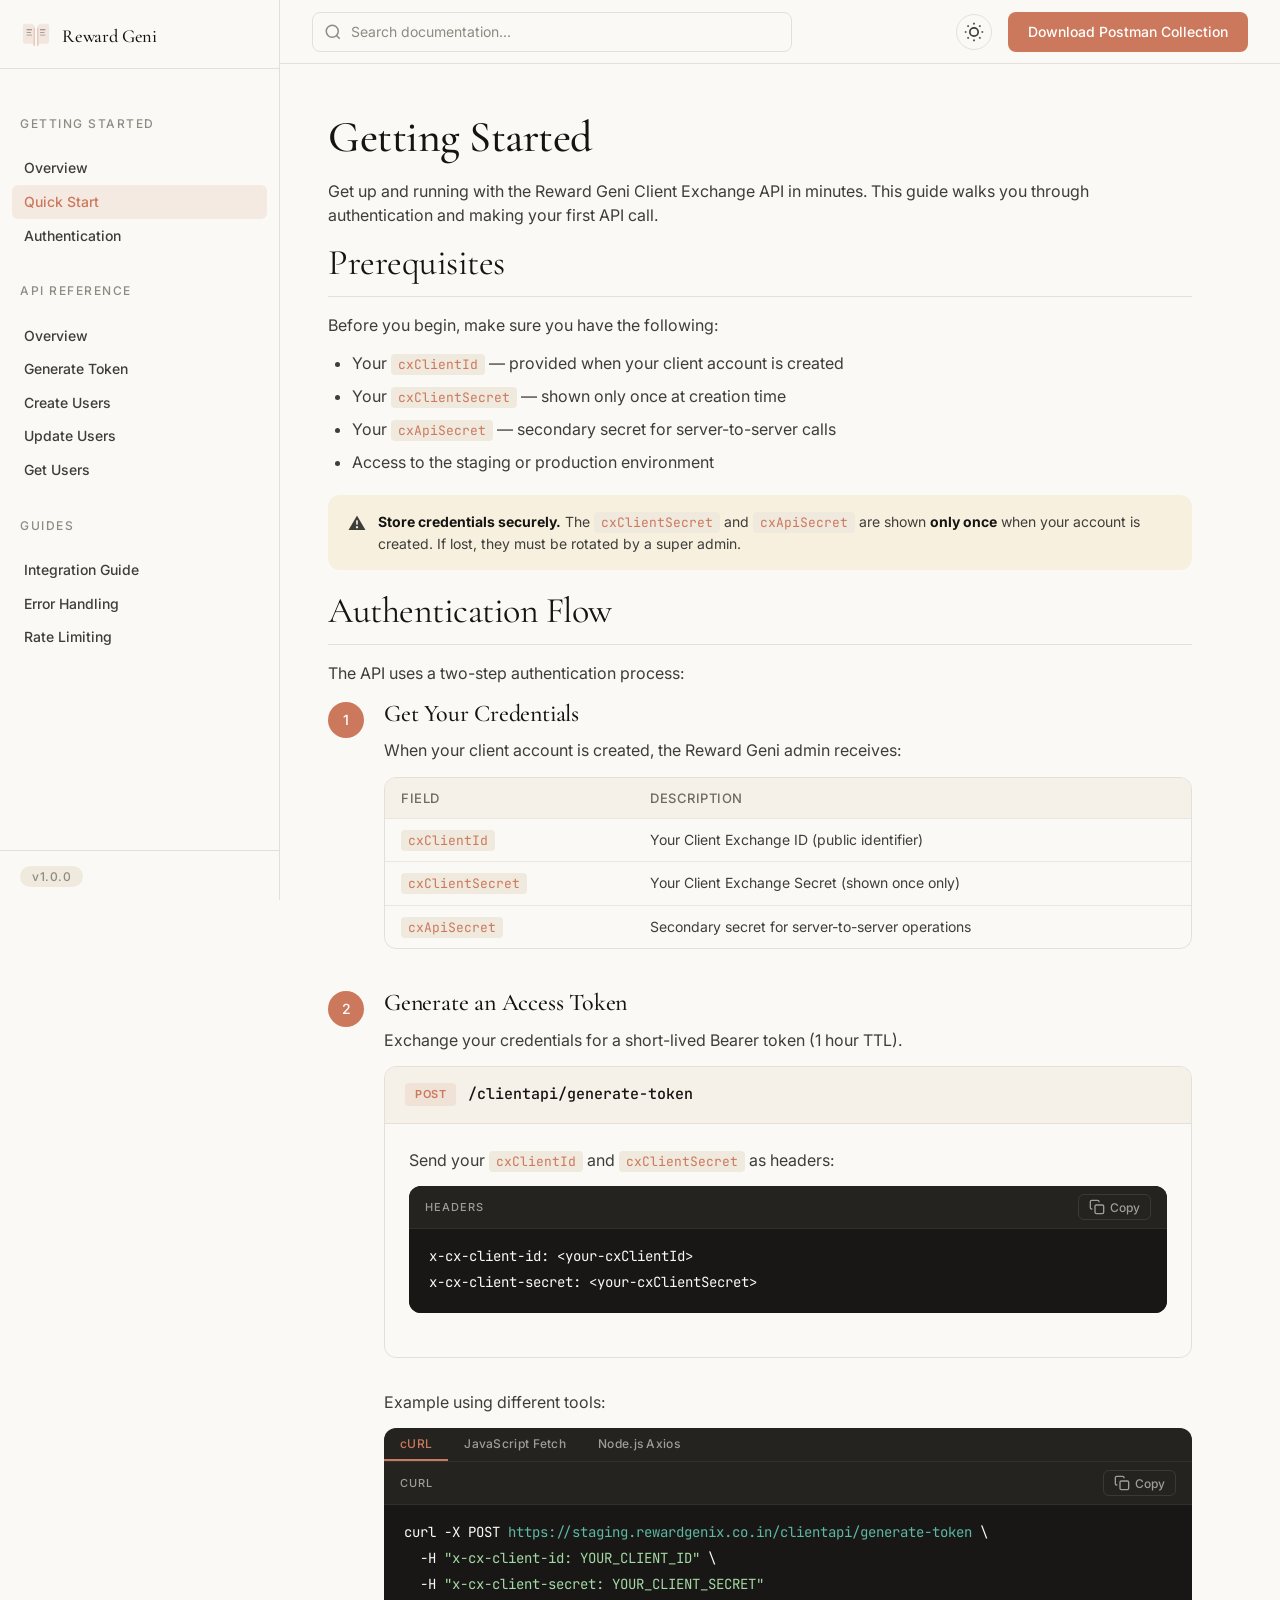
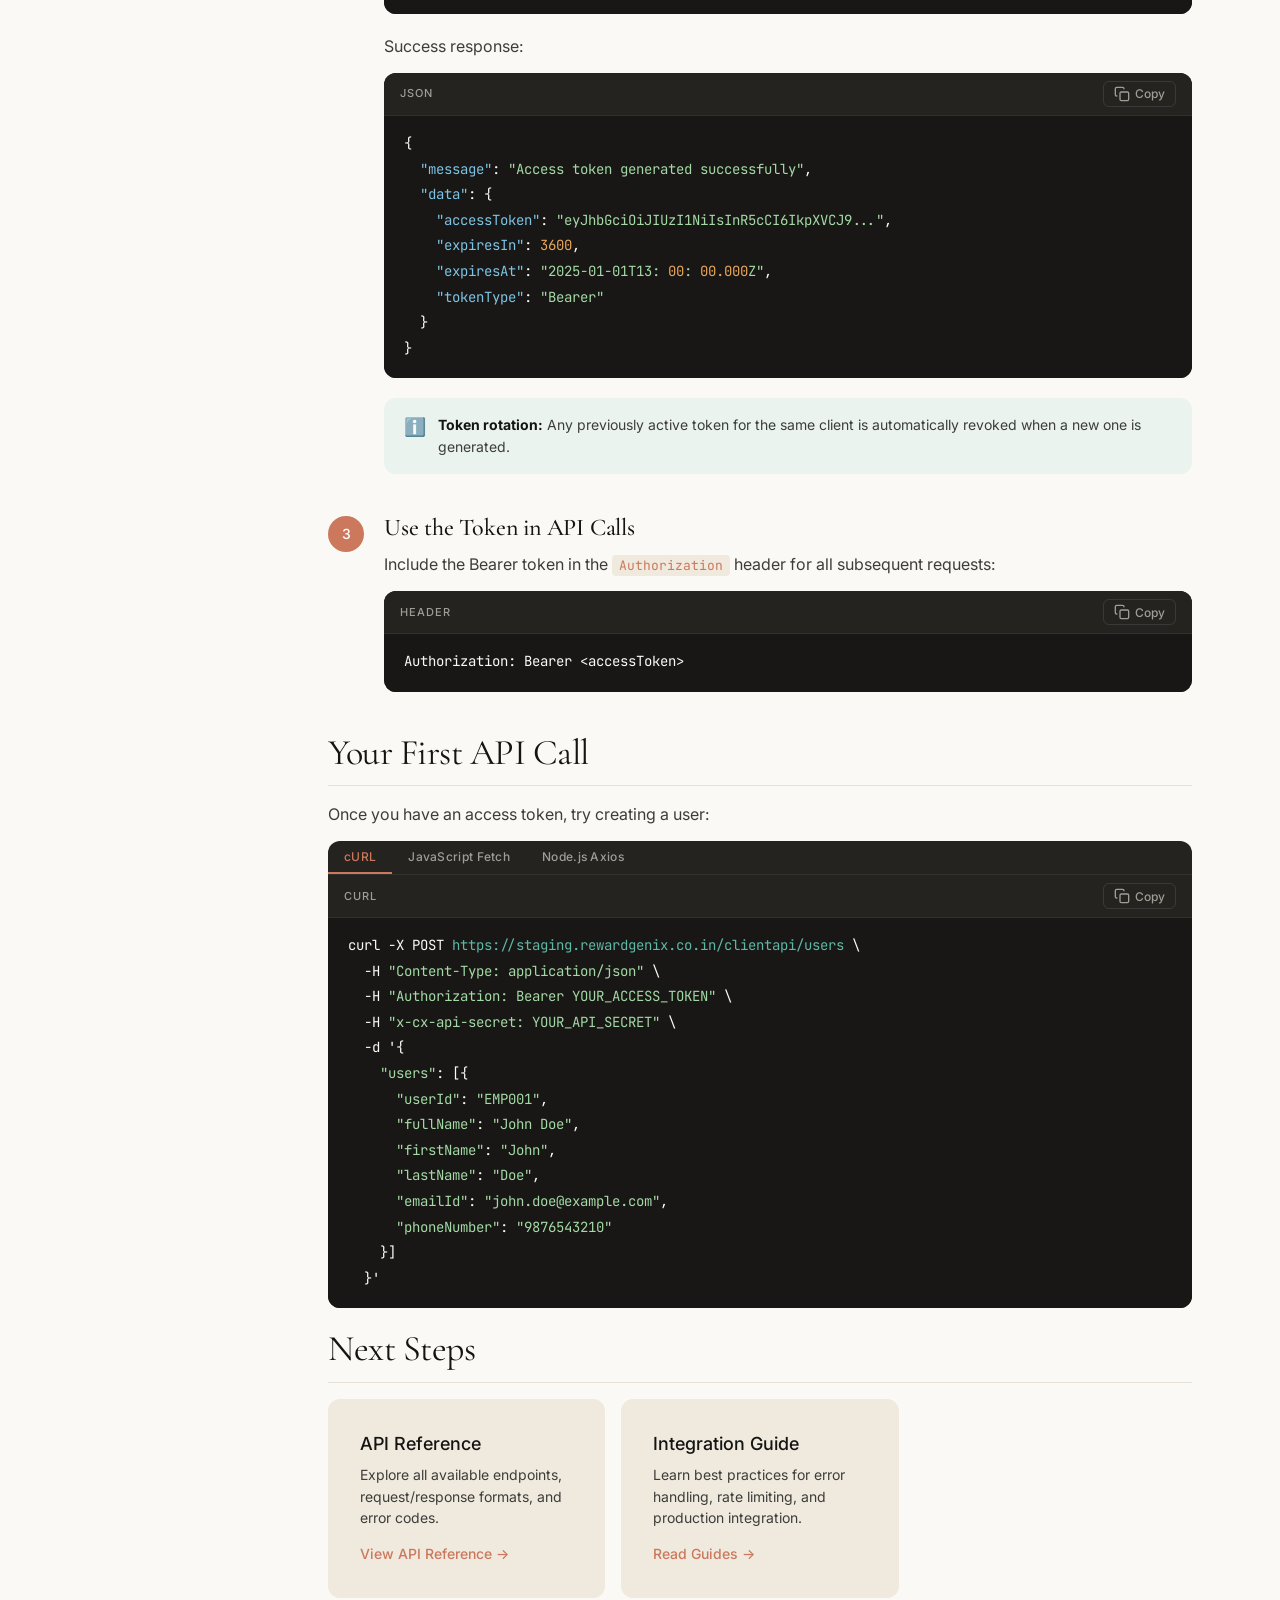
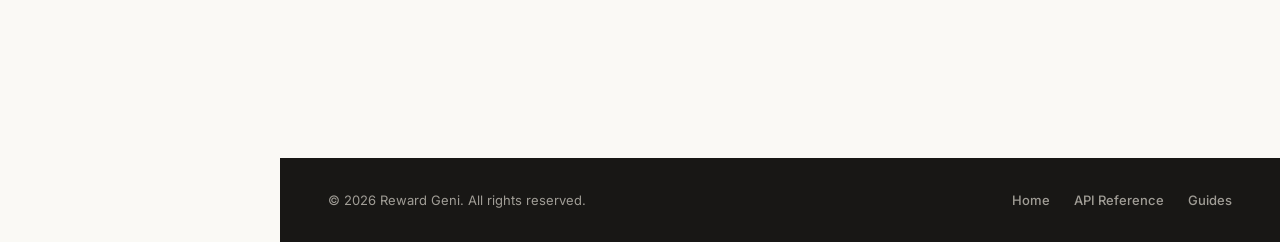
<file: docs/getting-started.html>
<!DOCTYPE html>
<html lang="en" data-theme="light">

<head>
    <meta charset="UTF-8">
    <meta name="viewport" content="width=device-width, initial-scale=1.0">
    <title>Getting Started — Reward Geni API</title>
    <meta name="description"
        content="Quick start guide for the Reward Geni Client Exchange API. Learn how to authenticate and make your first API call.">
    <link rel="icon" type="image/svg+xml" href="../assets/favicon.svg">
    <link rel="stylesheet" href="../styles.css">
    <link rel="preconnect" href="https://fonts.googleapis.com">
    <link rel="preconnect" href="https://fonts.gstatic.com" crossorigin>
    <link
        href="https://fonts.googleapis.com/css2?family=Cormorant+Garamond:ital,wght@0,400;0,500;0,600;0,700;1,400&family=Inter:wght@300;400;500;600;700&family=JetBrains+Mono:wght@400;500&display=swap"
        rel="stylesheet">
</head>

<body>
    <!-- Sidebar -->
    <aside class="sidebar" id="sidebar">
        <div class="sidebar-header">
            <a href="../index.html" class="logo-link">
                <img src="../assets/logo.svg" alt="Reward Geni" class="logo">
                <span class="logo-text">Reward Geni</span>
            </a>
            <button class="sidebar-close" id="sidebarClose" aria-label="Close sidebar">
                <svg width="24" height="24" viewBox="0 0 24 24" fill="none" stroke="currentColor" stroke-width="2">
                    <path d="M18 6L6 18M6 6l12 12" />
                </svg>
            </button>
        </div>
        <nav class="sidebar-nav">
            <div class="nav-section">
                <h3 class="nav-section-title">Getting Started</h3>
                <ul class="nav-list">
                    <li><a href="../index.html" class="nav-link">Overview</a></li>
                    <li><a href="getting-started.html" class="nav-link active">Quick Start</a></li>
                    <li><a href="getting-started.html#authentication" class="nav-link">Authentication</a></li>
                </ul>
            </div>
            <div class="nav-section">
                <h3 class="nav-section-title">API Reference</h3>
                <ul class="nav-list">
                    <li><a href="api.html" class="nav-link">Overview</a></li>
                    <li><a href="api.html#generate-token" class="nav-link">Generate Token</a></li>
                    <li><a href="api.html#create-users" class="nav-link">Create Users</a></li>
                    <li><a href="api.html#update-users" class="nav-link">Update Users</a></li>
                    <li><a href="api.html#get-users" class="nav-link">Get Users</a></li>
                </ul>
            </div>
            <div class="nav-section">
                <h3 class="nav-section-title">Guides</h3>
                <ul class="nav-list">
                    <li><a href="guides.html" class="nav-link">Integration Guide</a></li>
                    <li><a href="guides.html#error-handling" class="nav-link">Error Handling</a></li>
                    <li><a href="guides.html#rate-limiting" class="nav-link">Rate Limiting</a></li>
                </ul>
            </div>
        </nav>
        <div class="sidebar-footer">
            <span class="version-badge">v1.0.0</span>
        </div>
    </aside>

    <!-- Main -->
    <div class="main-wrapper">
        <header class="topbar">
            <button class="menu-toggle" id="menuToggle" aria-label="Open sidebar">
                <svg width="24" height="24" viewBox="0 0 24 24" fill="none" stroke="currentColor" stroke-width="2">
                    <path d="M3 12h18M3 6h18M3 18h18" />
                </svg>
            </button>
            <div class="search-container">
                <svg class="search-icon" width="18" height="18" viewBox="0 0 24 24" fill="none" stroke="currentColor"
                    stroke-width="2">
                    <circle cx="11" cy="11" r="8" />
                    <path d="m21 21-4.35-4.35" />
                </svg>
                <input type="text" id="searchInput" class="search-input" placeholder="Search documentation..."
                    autocomplete="off">
                <div class="search-results" id="searchResults"></div>
            </div>
            <div class="topbar-actions">
                <button class="theme-toggle" id="themeToggle" aria-label="Toggle theme">
                    <svg class="sun-icon" width="20" height="20" viewBox="0 0 24 24" fill="none" stroke="currentColor"
                        stroke-width="2">
                        <circle cx="12" cy="12" r="5" />
                        <path
                            d="M12 1v2M12 21v2M4.22 4.22l1.42 1.42M18.36 18.36l1.42 1.42M1 12h2M21 12h2M4.22 19.78l1.42-1.42M18.36 5.64l1.42-1.42" />
                    </svg>
                    <svg class="moon-icon" width="20" height="20" viewBox="0 0 24 24" fill="none" stroke="currentColor"
                        stroke-width="2">
                        <path d="M21 12.79A9 9 0 1 1 11.21 3 7 7 0 0 0 21 12.79z" />
                    </svg>
                </button>
                <button type="button" class="btn btn-primary postman-download"
                    data-download-url="../part-a-client-exchange-api.json"
                    data-download-filename="reward-geni-client-exchange-api-part-a.postman_collection.json"
                    aria-label="Download Postman Collection">Download Postman Collection</button>
            </div>
        </header>

        <main class="content">
            <h1>Getting Started</h1>
            <p>Get up and running with the Reward Geni Client Exchange API in minutes. This guide walks you through
                authentication and making your first API call.</p>

            <h2 id="prerequisites">Prerequisites <a href="#prerequisites" class="anchor-link">#</a></h2>
            <p>Before you begin, make sure you have the following:</p>
            <ul class="step-list"
                style="list-style:disc;padding-left:24px;margin-bottom:20px;color:var(--text-secondary);">
                <li style="margin-bottom:8px;">Your <code>cxClientId</code> — provided when your client account is
                    created</li>
                <li style="margin-bottom:8px;">Your <code>cxClientSecret</code> — shown only once at creation time</li>
                <li style="margin-bottom:8px;">Your <code>cxApiSecret</code> — secondary secret for server-to-server
                    calls</li>
                <li style="margin-bottom:8px;">Access to the staging or production environment</li>
            </ul>

            <div class="callout callout-warning">
                <div class="callout-icon">⚠️</div>
                <div class="callout-content">
                    <strong>Store credentials securely.</strong> The <code>cxClientSecret</code> and
                    <code>cxApiSecret</code> are shown <strong>only once</strong> when your account is created. If lost,
                    they must be rotated by a super admin.
                </div>
            </div>

            <h2 id="authentication">Authentication Flow <a href="#authentication" class="anchor-link">#</a></h2>
            <p>The API uses a two-step authentication process:</p>

            <ol class="steps">
                <li class="step">
                    <h3 id="step-1">Get Your Credentials</h3>
                    <p>When your client account is created, the Reward Geni admin receives:</p>
                    <div class="table-wrapper">
                        <table class="api-table">
                            <thead>
                                <tr>
                                    <th>Field</th>
                                    <th>Description</th>
                                </tr>
                            </thead>
                            <tbody>
                                <tr>
                                    <td><code>cxClientId</code></td>
                                    <td>Your Client Exchange ID (public identifier)</td>
                                </tr>
                                <tr>
                                    <td><code>cxClientSecret</code></td>
                                    <td>Your Client Exchange Secret (shown once only)</td>
                                </tr>
                                <tr>
                                    <td><code>cxApiSecret</code></td>
                                    <td>Secondary secret for server-to-server operations</td>
                                </tr>
                            </tbody>
                        </table>
                    </div>
                </li>
                <li class="step">
                    <h3 id="step-2">Generate an Access Token</h3>
                    <p>Exchange your credentials for a short-lived Bearer token (1 hour TTL).</p>
                    <div class="endpoint-block">
                        <div class="endpoint-header">
                            <span class="method-badge method-post">POST</span>
                            <span class="endpoint-url">/clientapi/generate-token</span>
                        </div>
                        <div class="endpoint-body">
                            <p>Send your <code>cxClientId</code> and <code>cxClientSecret</code> as headers:</p>
                            <div class="code-block">
                                <div class="code-header">
                                    <span class="code-lang">Headers</span>
                                    <button class="copy-btn">
                                        <svg width="16" height="16" viewBox="0 0 24 24" fill="none"
                                            stroke="currentColor" stroke-width="2">
                                            <rect x="9" y="9" width="13" height="13" rx="2" ry="2" />
                                            <path d="M5 15H4a2 2 0 0 1-2-2V4a2 2 0 0 1 2-2h9a2 2 0 0 1 2 2v1" />
                                        </svg>
                                        Copy
                                    </button>
                                </div>
                                <pre><code>x-cx-client-id: &lt;your-cxClientId&gt;
x-cx-client-secret: &lt;your-cxClientSecret&gt;</code></pre>
                            </div>
                        </div>
                    </div>
                    <p>Example using different tools:</p>
                    <div class="code-tabs">
                        <div class="code-tabs-header">
                            <button class="code-tab-btn active">cURL</button>
                            <button class="code-tab-btn">JavaScript Fetch</button>
                            <button class="code-tab-btn">Node.js Axios</button>
                        </div>
                        <div class="code-tab-content active">
                            <div class="code-block">
                                <div class="code-header">
                                    <span class="code-lang">cURL</span>
                                    <button class="copy-btn">
                                        <svg width="16" height="16" viewBox="0 0 24 24" fill="none"
                                            stroke="currentColor" stroke-width="2">
                                            <rect x="9" y="9" width="13" height="13" rx="2" ry="2" />
                                            <path d="M5 15H4a2 2 0 0 1-2-2V4a2 2 0 0 1 2-2h9a2 2 0 0 1 2 2v1" />
                                        </svg>
                                        Copy
                                    </button>
                                </div>
                                <pre><code>curl -X POST https://staging.rewardgenix.co.in/clientapi/generate-token \
  -H "x-cx-client-id: YOUR_CLIENT_ID" \
  -H "x-cx-client-secret: YOUR_CLIENT_SECRET"</code></pre>
                            </div>
                        </div>
                        <div class="code-tab-content">
                            <div class="code-block">
                                <div class="code-header">
                                    <span class="code-lang">JavaScript</span>
                                    <button class="copy-btn">
                                        <svg width="16" height="16" viewBox="0 0 24 24" fill="none"
                                            stroke="currentColor" stroke-width="2">
                                            <rect x="9" y="9" width="13" height="13" rx="2" ry="2" />
                                            <path d="M5 15H4a2 2 0 0 1-2-2V4a2 2 0 0 1 2-2h9a2 2 0 0 1 2 2v1" />
                                        </svg>
                                        Copy
                                    </button>
                                </div>
                                <pre><code>const response = await fetch('https://staging.rewardgenix.co.in/clientapi/generate-token', {
  method: 'POST',
  headers: {
    'x-cx-client-id': 'YOUR_CLIENT_ID',
    'x-cx-client-secret': 'YOUR_CLIENT_SECRET'
  }
});

const data = await response.json();
console.log('Access Token:', data.data.accessToken);</code></pre>
                            </div>
                        </div>
                        <div class="code-tab-content">
                            <div class="code-block">
                                <div class="code-header">
                                    <span class="code-lang">Node.js</span>
                                    <button class="copy-btn">
                                        <svg width="16" height="16" viewBox="0 0 24 24" fill="none"
                                            stroke="currentColor" stroke-width="2">
                                            <rect x="9" y="9" width="13" height="13" rx="2" ry="2" />
                                            <path d="M5 15H4a2 2 0 0 1-2-2V4a2 2 0 0 1 2-2h9a2 2 0 0 1 2 2v1" />
                                        </svg>
                                        Copy
                                    </button>
                                </div>
                                <pre><code>const axios = require('axios');

const response = await axios.post(
  'https://staging.rewardgenix.co.in/clientapi/generate-token',
  {},
  {
    headers: {
      'x-cx-client-id': 'YOUR_CLIENT_ID',
      'x-cx-client-secret': 'YOUR_CLIENT_SECRET'
    }
  }
);

console.log('Access Token:', response.data.data.accessToken);</code></pre>
                            </div>
                        </div>
                    </div>
                    <p>Success response:</p>
                    <div class="code-block">
                        <div class="code-header">
                            <span class="code-lang">JSON</span>
                            <button class="copy-btn">
                                <svg width="16" height="16" viewBox="0 0 24 24" fill="none" stroke="currentColor"
                                    stroke-width="2">
                                    <rect x="9" y="9" width="13" height="13" rx="2" ry="2" />
                                    <path d="M5 15H4a2 2 0 0 1-2-2V4a2 2 0 0 1 2-2h9a2 2 0 0 1 2 2v1" />
                                </svg>
                                Copy
                            </button>
                        </div>
                        <pre><code>{
  "message": "Access token generated successfully",
  "data": {
    "accessToken": "eyJhbGciOiJIUzI1NiIsInR5cCI6IkpXVCJ9...",
    "expiresIn": 3600,
    "expiresAt": "2025-01-01T13:00:00.000Z",
    "tokenType": "Bearer"
  }
}</code></pre>
                    </div>
                    <div class="callout callout-info">
                        <div class="callout-icon">ℹ️</div>
                        <div class="callout-content">
                            <strong>Token rotation:</strong> Any previously active token for the same client is
                            automatically revoked when a new one is generated.
                        </div>
                    </div>
                </li>
                <li class="step">
                    <h3 id="step-3">Use the Token in API Calls</h3>
                    <p>Include the Bearer token in the <code>Authorization</code> header for all subsequent requests:
                    </p>
                    <div class="code-block">
                        <div class="code-header">
                            <span class="code-lang">Header</span>
                            <button class="copy-btn" data-code="Authorization: Bearer <accessToken>">
                                <svg width="16" height="16" viewBox="0 0 24 24" fill="none" stroke="currentColor"
                                    stroke-width="2">
                                    <rect x="9" y="9" width="13" height="13" rx="2" ry="2" />
                                    <path d="M5 15H4a2 2 0 0 1-2-2V4a2 2 0 0 1 2-2h9a2 2 0 0 1 2 2v1" />
                                </svg>
                                Copy
                            </button>
                        </div>
                        <pre><code>Authorization: Bearer &lt;accessToken&gt;</code></pre>
                    </div>
                </li>
            </ol>

            <h2 id="first-api-call">Your First API Call <a href="#first-api-call" class="anchor-link">#</a></h2>
            <p>Once you have an access token, try creating a user:</p>

            <div class="code-tabs">
                <div class="code-tabs-header">
                    <button class="code-tab-btn active">cURL</button>
                    <button class="code-tab-btn">JavaScript Fetch</button>
                    <button class="code-tab-btn">Node.js Axios</button>
                </div>
                <div class="code-tab-content active">
                    <div class="code-block">
                        <div class="code-header">
                            <span class="code-lang">cURL</span>
                            <button class="copy-btn">
                                <svg width="16" height="16" viewBox="0 0 24 24" fill="none" stroke="currentColor"
                                    stroke-width="2">
                                    <rect x="9" y="9" width="13" height="13" rx="2" ry="2" />
                                    <path d="M5 15H4a2 2 0 0 1-2-2V4a2 2 0 0 1 2-2h9a2 2 0 0 1 2 2v1" />
                                </svg>
                                Copy
                            </button>
                        </div>
                        <pre><code>curl -X POST https://staging.rewardgenix.co.in/clientapi/users \
  -H "Content-Type: application/json" \
  -H "Authorization: Bearer YOUR_ACCESS_TOKEN" \
  -H "x-cx-api-secret: YOUR_API_SECRET" \
  -d '{
    "users": [{
      "userId": "EMP001",
      "fullName": "John Doe",
      "firstName": "John",
      "lastName": "Doe",
      "emailId": "john.doe@example.com",
      "phoneNumber": "9876543210"
    }]
  }'</code></pre>
                    </div>
                </div>
                <div class="code-tab-content">
                    <div class="code-block">
                        <div class="code-header">
                            <span class="code-lang">JavaScript</span>
                            <button class="copy-btn">
                                <svg width="16" height="16" viewBox="0 0 24 24" fill="none" stroke="currentColor"
                                    stroke-width="2">
                                    <rect x="9" y="9" width="13" height="13" rx="2" ry="2" />
                                    <path d="M5 15H4a2 2 0 0 1-2-2V4a2 2 0 0 1 2-2h9a2 2 0 0 1 2 2v1" />
                                </svg>
                                Copy
                            </button>
                        </div>
                        <pre><code>const response = await fetch('https://staging.rewardgenix.co.in/clientapi/users', {
  method: 'POST',
  headers: {
    'Content-Type': 'application/json',
    'Authorization': 'Bearer YOUR_ACCESS_TOKEN',
    'x-cx-api-secret': 'YOUR_API_SECRET'
  },
  body: JSON.stringify({
    users: [{
      userId: 'EMP001',
      fullName: 'John Doe',
      firstName: 'John',
      lastName: 'Doe',
      emailId: 'john.doe@example.com',
      phoneNumber: '9876543210'
    }]
  })
});

const result = await response.json();
console.log(result);</code></pre>
                    </div>
                </div>
                <div class="code-tab-content">
                    <div class="code-block">
                        <div class="code-header">
                            <span class="code-lang">Node.js</span>
                            <button class="copy-btn">
                                <svg width="16" height="16" viewBox="0 0 24 24" fill="none" stroke="currentColor"
                                    stroke-width="2">
                                    <rect x="9" y="9" width="13" height="13" rx="2" ry="2" />
                                    <path d="M5 15H4a2 2 0 0 1-2-2V4a2 2 0 0 1 2-2h9a2 2 0 0 1 2 2v1" />
                                </svg>
                                Copy
                            </button>
                        </div>
                        <pre><code>const axios = require('axios');

const response = await axios.post(
  'https://staging.rewardgenix.co.in/clientapi/users',
  {
    users: [{
      userId: 'EMP001',
      fullName: 'John Doe',
      firstName: 'John',
      lastName: 'Doe',
      emailId: 'john.doe@example.com',
      phoneNumber: '9876543210'
    }]
  },
  {
    headers: {
      'Content-Type': 'application/json',
      'Authorization': 'Bearer YOUR_ACCESS_TOKEN',
      'x-cx-api-secret': 'YOUR_API_SECRET'
    }
  }
);

console.log(response.data);</code></pre>
                    </div>
                </div>
            </div>

            <h2 id="next-steps">Next Steps <a href="#next-steps" class="anchor-link">#</a></h2>
            <div class="features-grid">
                <div class="feature-card">
                    <h3>API Reference</h3>
                    <p>Explore all available endpoints, request/response formats, and error codes.</p>
                    <a href="api.html" class="feature-link">View API Reference →</a>
                </div>
                <div class="feature-card">
                    <h3>Integration Guide</h3>
                    <p>Learn best practices for error handling, rate limiting, and production integration.</p>
                    <a href="guides.html" class="feature-link">Read Guides →</a>
                </div>
            </div>
        </main>

        <footer class="footer">
            <div class="footer-content">
                <p>&copy; 2025 Reward Geni. All rights reserved.</p>
                <div class="footer-links">
                    <a href="../index.html">Home</a>
                    <a href="api.html">API Reference</a>
                    <a href="guides.html">Guides</a>
                </div>
            </div>
        </footer>
    </div>

    <div class="sidebar-overlay" id="sidebarOverlay"></div>
    <script src="../config.js"></script>
    <script src="../script.js"></script>
</body>

</html>
</file>
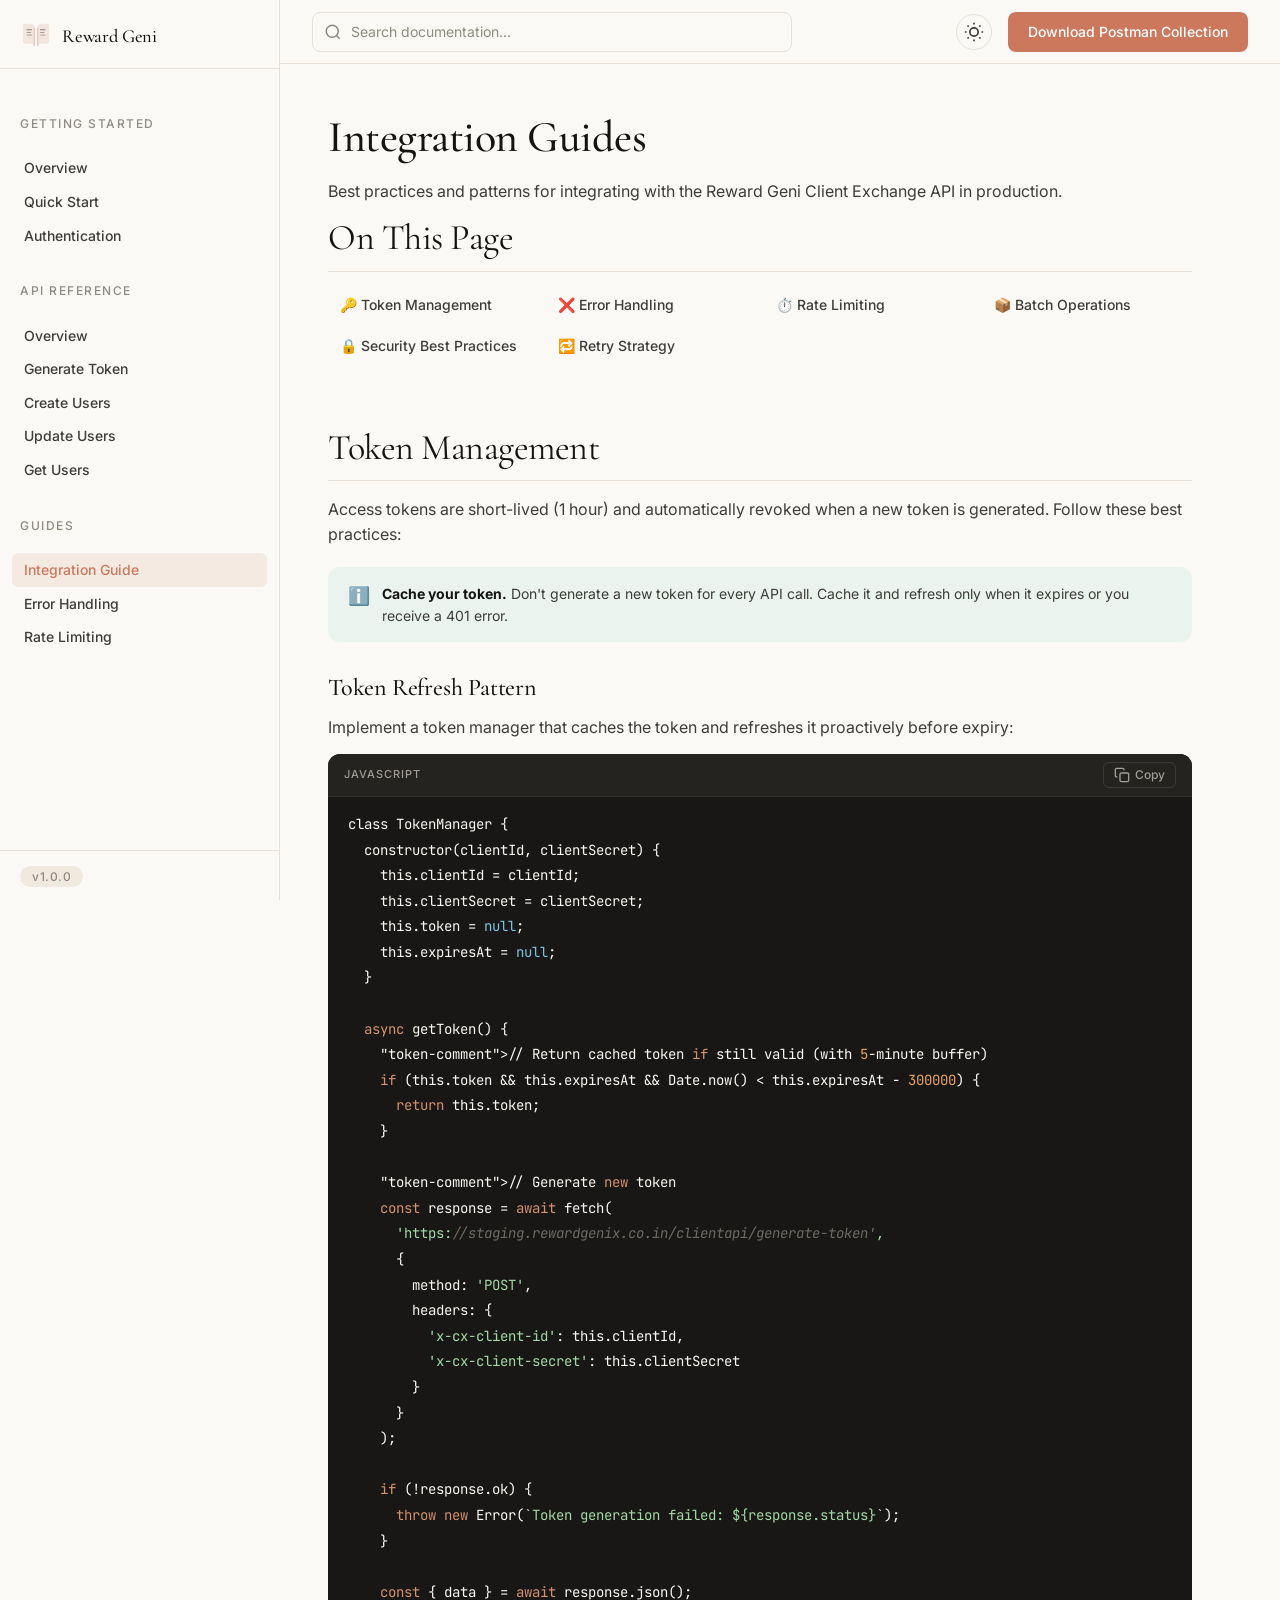
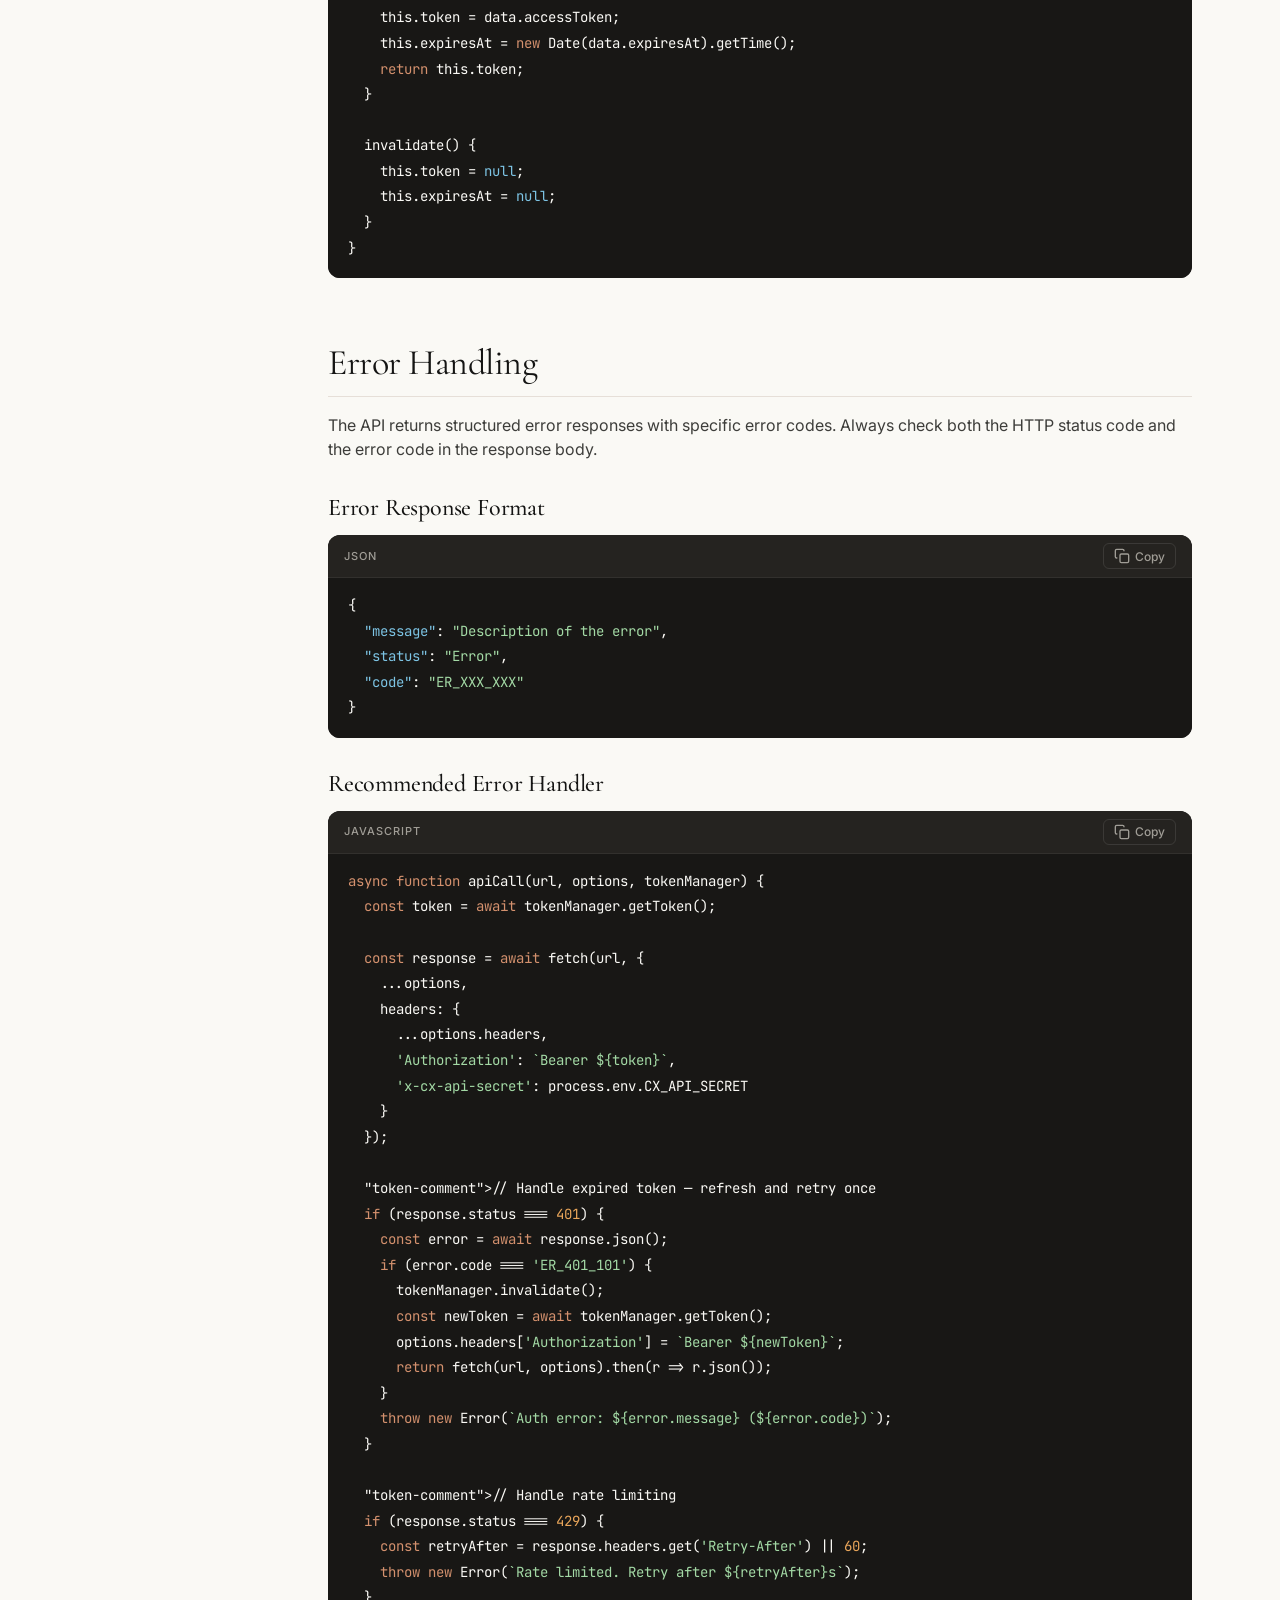
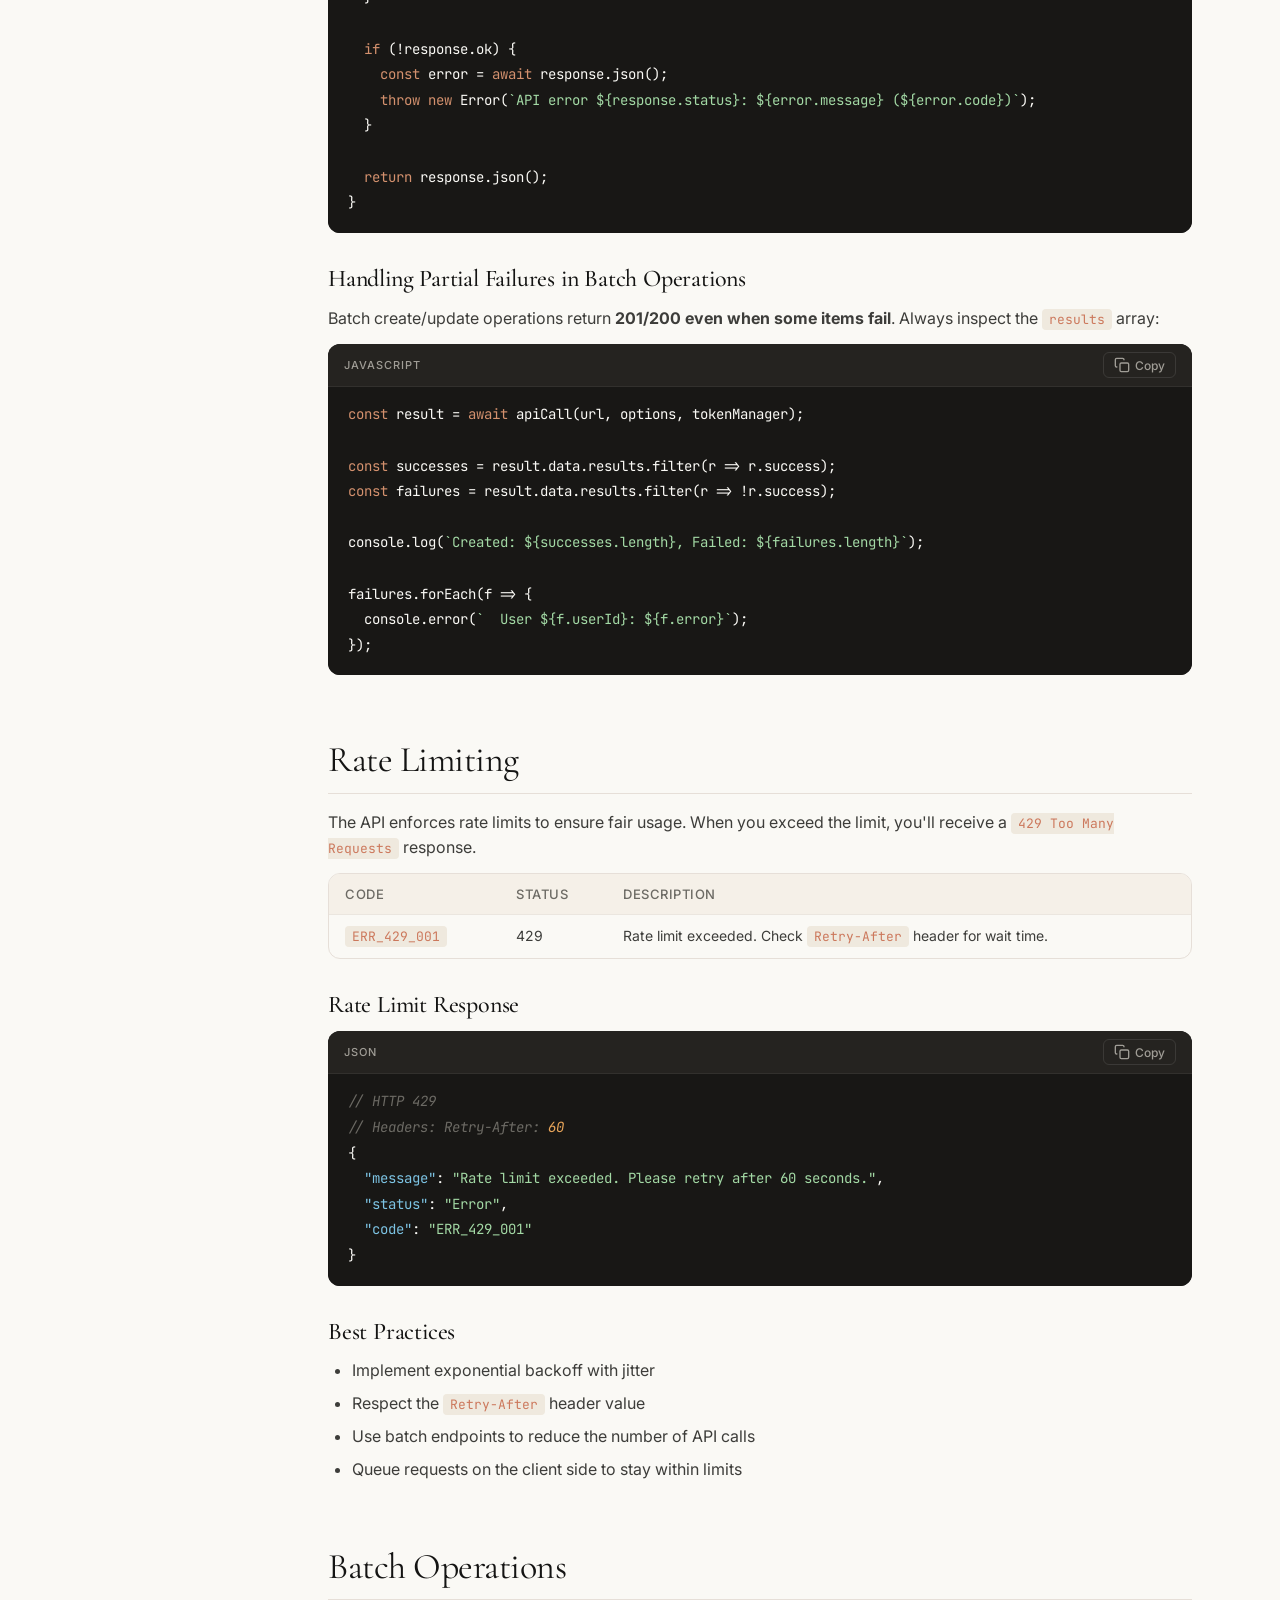
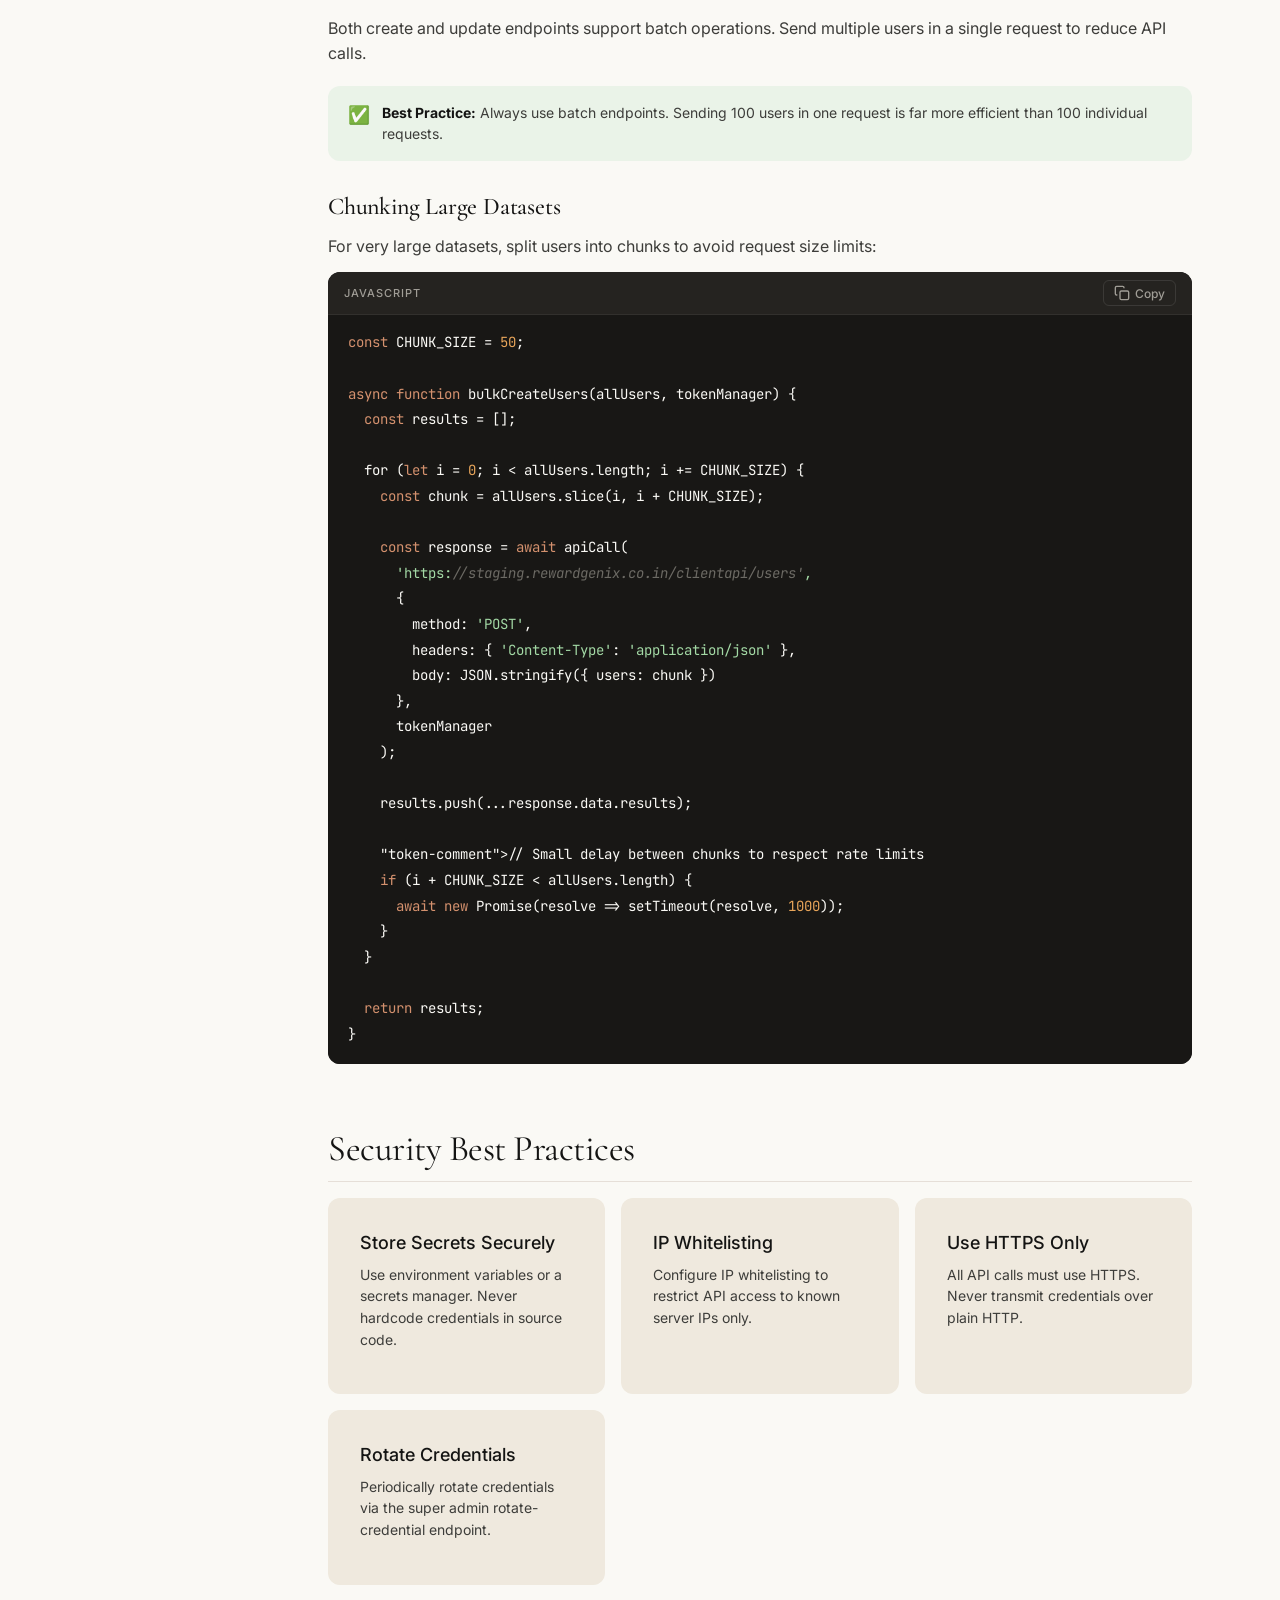
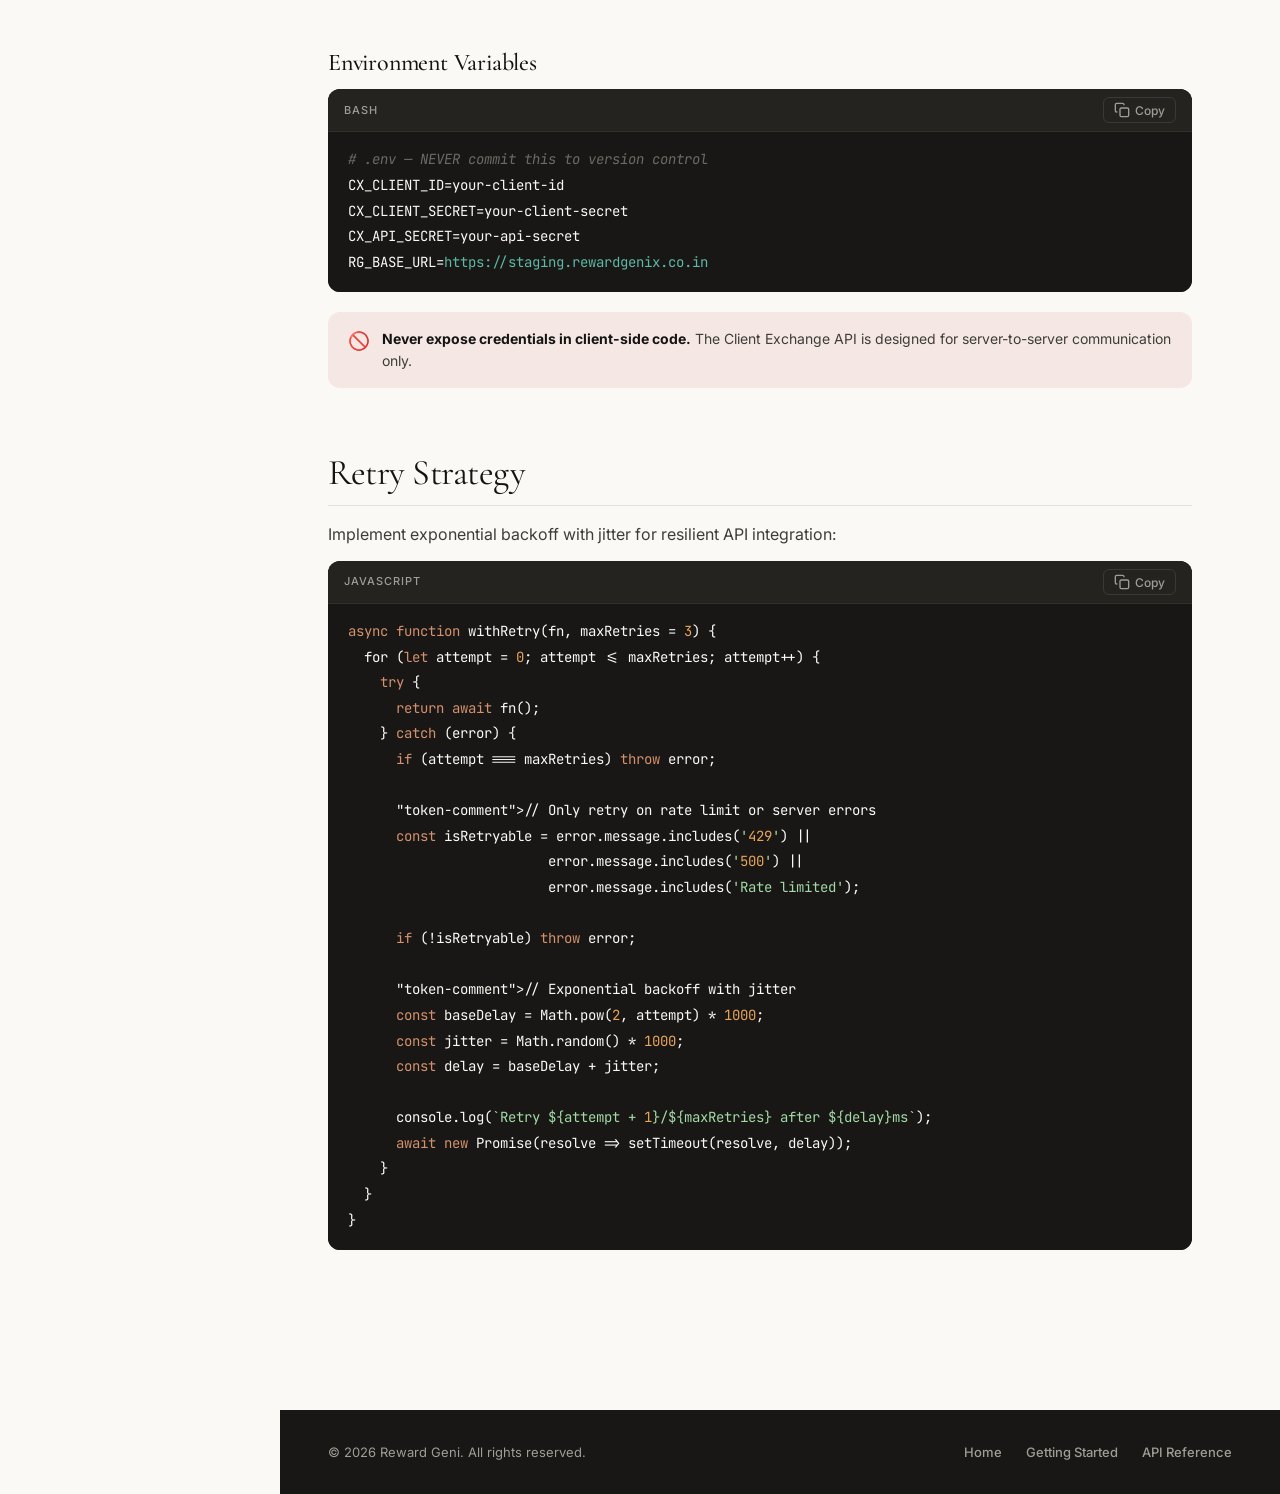
<file: docs/guides.html>
<!DOCTYPE html>
<html lang="en" data-theme="light">

<head>
    <meta charset="UTF-8">
    <meta name="viewport" content="width=device-width, initial-scale=1.0">
    <title>Integration Guides — Reward Geni API</title>
    <meta name="description"
        content="Best practices and guides for integrating with the Reward Geni Client Exchange API. Error handling, rate limiting, security, and more.">
    <link rel="icon" type="image/svg+xml" href="../assets/favicon.svg">
    <link rel="stylesheet" href="../styles.css">
    <link rel="preconnect" href="https://fonts.googleapis.com">
    <link rel="preconnect" href="https://fonts.gstatic.com" crossorigin>
    <link
        href="https://fonts.googleapis.com/css2?family=Cormorant+Garamond:ital,wght@0,400;0,500;0,600;0,700;1,400&family=Inter:wght@300;400;500;600;700&family=JetBrains+Mono:wght@400;500&display=swap"
        rel="stylesheet">
</head>

<body>
    <!-- Sidebar -->
    <aside class="sidebar" id="sidebar">
        <div class="sidebar-header">
            <a href="../index.html" class="logo-link">
                <img src="../assets/logo.svg" alt="Reward Geni" class="logo">
                <span class="logo-text">Reward Geni</span>
            </a>
            <button class="sidebar-close" id="sidebarClose" aria-label="Close sidebar">
                <svg width="24" height="24" viewBox="0 0 24 24" fill="none" stroke="currentColor" stroke-width="2">
                    <path d="M18 6L6 18M6 6l12 12" />
                </svg>
            </button>
        </div>
        <nav class="sidebar-nav">
            <div class="nav-section">
                <h3 class="nav-section-title">Getting Started</h3>
                <ul class="nav-list">
                    <li><a href="../index.html" class="nav-link">Overview</a></li>
                    <li><a href="getting-started.html" class="nav-link">Quick Start</a></li>
                    <li><a href="getting-started.html#authentication" class="nav-link">Authentication</a></li>
                </ul>
            </div>
            <div class="nav-section">
                <h3 class="nav-section-title">API Reference</h3>
                <ul class="nav-list">
                    <li><a href="api.html" class="nav-link">Overview</a></li>
                    <li><a href="api.html#generate-token" class="nav-link">Generate Token</a></li>
                    <li><a href="api.html#create-users" class="nav-link">Create Users</a></li>
                    <li><a href="api.html#update-users" class="nav-link">Update Users</a></li>
                    <li><a href="api.html#get-users" class="nav-link">Get Users</a></li>
                </ul>
            </div>
            <div class="nav-section">
                <h3 class="nav-section-title">Guides</h3>
                <ul class="nav-list">
                    <li><a href="guides.html" class="nav-link active">Integration Guide</a></li>
                    <li><a href="guides.html#error-handling" class="nav-link">Error Handling</a></li>
                    <li><a href="guides.html#rate-limiting" class="nav-link">Rate Limiting</a></li>
                </ul>
            </div>
        </nav>
        <div class="sidebar-footer">
            <span class="version-badge">v1.0.0</span>
        </div>
    </aside>

    <div class="main-wrapper">
        <header class="topbar">
            <button class="menu-toggle" id="menuToggle" aria-label="Open sidebar">
                <svg width="24" height="24" viewBox="0 0 24 24" fill="none" stroke="currentColor" stroke-width="2">
                    <path d="M3 12h18M3 6h18M3 18h18" />
                </svg>
            </button>
            <div class="search-container">
                <svg class="search-icon" width="18" height="18" viewBox="0 0 24 24" fill="none" stroke="currentColor"
                    stroke-width="2">
                    <circle cx="11" cy="11" r="8" />
                    <path d="m21 21-4.35-4.35" />
                </svg>
                <input type="text" id="searchInput" class="search-input" placeholder="Search documentation..."
                    autocomplete="off">
                <div class="search-results" id="searchResults"></div>
            </div>
            <div class="topbar-actions">
                <button class="theme-toggle" id="themeToggle" aria-label="Toggle theme">
                    <svg class="sun-icon" width="20" height="20" viewBox="0 0 24 24" fill="none" stroke="currentColor"
                        stroke-width="2">
                        <circle cx="12" cy="12" r="5" />
                        <path
                            d="M12 1v2M12 21v2M4.22 4.22l1.42 1.42M18.36 18.36l1.42 1.42M1 12h2M21 12h2M4.22 19.78l1.42-1.42M18.36 5.64l1.42-1.42" />
                    </svg>
                    <svg class="moon-icon" width="20" height="20" viewBox="0 0 24 24" fill="none" stroke="currentColor"
                        stroke-width="2">
                        <path d="M21 12.79A9 9 0 1 1 11.21 3 7 7 0 0 0 21 12.79z" />
                    </svg>
                </button>
                <button type="button" class="btn btn-primary postman-download"
                    data-download-url="../part-a-client-exchange-api.json"
                    data-download-filename="reward-geni-client-exchange-api-part-a.postman_collection.json"
                    aria-label="Download Postman Collection">Download Postman Collection</button>
            </div>
        </header>

        <main class="content">
            <h1>Integration Guides</h1>
            <p>Best practices and patterns for integrating with the Reward Geni Client Exchange API in production.</p>

            <!-- Table of Contents -->
            <div class="content-section">
                <h2 id="toc">On This Page <a href="#toc" class="anchor-link">#</a></h2>
                <ul
                    style="list-style:none;padding:0;display:grid;grid-template-columns:repeat(auto-fill,minmax(200px,1fr));gap:8px;">
                    <li><a href="#token-management" class="nav-link">🔑 Token Management</a></li>
                    <li><a href="#error-handling" class="nav-link">❌ Error Handling</a></li>
                    <li><a href="#rate-limiting" class="nav-link">⏱️ Rate Limiting</a></li>
                    <li><a href="#batch-operations" class="nav-link">📦 Batch Operations</a></li>
                    <li><a href="#security" class="nav-link">🔒 Security Best Practices</a></li>
                    <li><a href="#retry-strategy" class="nav-link">🔁 Retry Strategy</a></li>
                </ul>
            </div>

            <!-- ==================== TOKEN MANAGEMENT ==================== -->
            <section class="content-section">
                <h2 id="token-management">Token Management <a href="#token-management" class="anchor-link">#</a></h2>
                <p>Access tokens are short-lived (1 hour) and automatically revoked when a new token is generated.
                    Follow these best practices:</p>

                <div class="callout callout-info">
                    <div class="callout-icon">ℹ️</div>
                    <div class="callout-content">
                        <strong>Cache your token.</strong> Don't generate a new token for every API call. Cache it and
                        refresh only when it expires or you receive a 401 error.
                    </div>
                </div>

                <h3>Token Refresh Pattern</h3>
                <p>Implement a token manager that caches the token and refreshes it proactively before expiry:</p>

                <div class="code-block">
                    <div class="code-header"><span class="code-lang">JavaScript</span><button class="copy-btn"><svg
                                width="16" height="16" viewBox="0 0 24 24" fill="none" stroke="currentColor"
                                stroke-width="2">
                                <rect x="9" y="9" width="13" height="13" rx="2" ry="2" />
                                <path d="M5 15H4a2 2 0 0 1-2-2V4a2 2 0 0 1 2-2h9a2 2 0 0 1 2 2v1" />
                            </svg> Copy</button></div>
                    <pre><code>class TokenManager {
  constructor(clientId, clientSecret) {
    this.clientId = clientId;
    this.clientSecret = clientSecret;
    this.token = null;
    this.expiresAt = null;
  }

  async getToken() {
    // Return cached token if still valid (with 5-minute buffer)
    if (this.token && this.expiresAt && Date.now() < this.expiresAt - 300000) {
      return this.token;
    }

    // Generate new token
    const response = await fetch(
      'https://staging.rewardgenix.co.in/clientapi/generate-token',
      {
        method: 'POST',
        headers: {
          'x-cx-client-id': this.clientId,
          'x-cx-client-secret': this.clientSecret
        }
      }
    );

    if (!response.ok) {
      throw new Error(`Token generation failed: ${response.status}`);
    }

    const { data } = await response.json();
    this.token = data.accessToken;
    this.expiresAt = new Date(data.expiresAt).getTime();
    return this.token;
  }

  invalidate() {
    this.token = null;
    this.expiresAt = null;
  }
}</code></pre>
                </div>
            </section>

            <!-- ==================== ERROR HANDLING ==================== -->
            <section class="content-section">
                <h2 id="error-handling">Error Handling <a href="#error-handling" class="anchor-link">#</a></h2>
                <p>The API returns structured error responses with specific error codes. Always check both the HTTP
                    status code and the error code in the response body.</p>

                <h3>Error Response Format</h3>
                <div class="code-block">
                    <div class="code-header"><span class="code-lang">JSON</span><button class="copy-btn"><svg width="16"
                                height="16" viewBox="0 0 24 24" fill="none" stroke="currentColor" stroke-width="2">
                                <rect x="9" y="9" width="13" height="13" rx="2" ry="2" />
                                <path d="M5 15H4a2 2 0 0 1-2-2V4a2 2 0 0 1 2-2h9a2 2 0 0 1 2 2v1" />
                            </svg> Copy</button></div>
                    <pre><code>{
  "message": "Description of the error",
  "status": "Error",
  "code": "ER_XXX_XXX"
}</code></pre>
                </div>

                <h3>Recommended Error Handler</h3>
                <div class="code-block">
                    <div class="code-header"><span class="code-lang">JavaScript</span><button class="copy-btn"><svg
                                width="16" height="16" viewBox="0 0 24 24" fill="none" stroke="currentColor"
                                stroke-width="2">
                                <rect x="9" y="9" width="13" height="13" rx="2" ry="2" />
                                <path d="M5 15H4a2 2 0 0 1-2-2V4a2 2 0 0 1 2-2h9a2 2 0 0 1 2 2v1" />
                            </svg> Copy</button></div>
                    <pre><code>async function apiCall(url, options, tokenManager) {
  const token = await tokenManager.getToken();

  const response = await fetch(url, {
    ...options,
    headers: {
      ...options.headers,
      'Authorization': `Bearer ${token}`,
      'x-cx-api-secret': process.env.CX_API_SECRET
    }
  });

  // Handle expired token — refresh and retry once
  if (response.status === 401) {
    const error = await response.json();
    if (error.code === 'ER_401_101') {
      tokenManager.invalidate();
      const newToken = await tokenManager.getToken();
      options.headers['Authorization'] = `Bearer ${newToken}`;
      return fetch(url, options).then(r => r.json());
    }
    throw new Error(`Auth error: ${error.message} (${error.code})`);
  }

  // Handle rate limiting
  if (response.status === 429) {
    const retryAfter = response.headers.get('Retry-After') || 60;
    throw new Error(`Rate limited. Retry after ${retryAfter}s`);
  }

  if (!response.ok) {
    const error = await response.json();
    throw new Error(`API error ${response.status}: ${error.message} (${error.code})`);
  }

  return response.json();
}</code></pre>
                </div>

                <h3>Handling Partial Failures in Batch Operations</h3>
                <p>Batch create/update operations return <strong>201/200 even when some items fail</strong>. Always
                    inspect the <code>results</code> array:</p>

                <div class="code-block">
                    <div class="code-header"><span class="code-lang">JavaScript</span><button class="copy-btn"><svg
                                width="16" height="16" viewBox="0 0 24 24" fill="none" stroke="currentColor"
                                stroke-width="2">
                                <rect x="9" y="9" width="13" height="13" rx="2" ry="2" />
                                <path d="M5 15H4a2 2 0 0 1-2-2V4a2 2 0 0 1 2-2h9a2 2 0 0 1 2 2v1" />
                            </svg> Copy</button></div>
                    <pre><code>const result = await apiCall(url, options, tokenManager);

const successes = result.data.results.filter(r => r.success);
const failures = result.data.results.filter(r => !r.success);

console.log(`Created: ${successes.length}, Failed: ${failures.length}`);

failures.forEach(f => {
  console.error(`  User ${f.userId}: ${f.error}`);
});</code></pre>
                </div>
            </section>

            <!-- ==================== RATE LIMITING ==================== -->
            <section class="content-section">
                <h2 id="rate-limiting">Rate Limiting <a href="#rate-limiting" class="anchor-link">#</a></h2>
                <p>The API enforces rate limits to ensure fair usage. When you exceed the limit, you'll receive a
                    <code>429 Too Many Requests</code> response.
                </p>

                <div class="table-wrapper">
                    <table class="api-table">
                        <thead>
                            <tr>
                                <th>Code</th>
                                <th>Status</th>
                                <th>Description</th>
                            </tr>
                        </thead>
                        <tbody>
                            <tr>
                                <td><code>ERR_429_001</code></td>
                                <td>429</td>
                                <td>Rate limit exceeded. Check <code>Retry-After</code> header for wait time.</td>
                            </tr>
                        </tbody>
                    </table>
                </div>

                <h3>Rate Limit Response</h3>
                <div class="code-block">
                    <div class="code-header"><span class="code-lang">JSON</span><button class="copy-btn"><svg width="16"
                                height="16" viewBox="0 0 24 24" fill="none" stroke="currentColor" stroke-width="2">
                                <rect x="9" y="9" width="13" height="13" rx="2" ry="2" />
                                <path d="M5 15H4a2 2 0 0 1-2-2V4a2 2 0 0 1 2-2h9a2 2 0 0 1 2 2v1" />
                            </svg> Copy</button></div>
                    <pre><code>// HTTP 429
// Headers: Retry-After: 60
{
  "message": "Rate limit exceeded. Please retry after 60 seconds.",
  "status": "Error",
  "code": "ERR_429_001"
}</code></pre>
                </div>

                <h3>Best Practices</h3>
                <ul style="list-style:disc;padding-left:24px;margin-bottom:20px;color:var(--text-secondary);">
                    <li style="margin-bottom:8px;">Implement exponential backoff with jitter</li>
                    <li style="margin-bottom:8px;">Respect the <code>Retry-After</code> header value</li>
                    <li style="margin-bottom:8px;">Use batch endpoints to reduce the number of API calls</li>
                    <li style="margin-bottom:8px;">Queue requests on the client side to stay within limits</li>
                </ul>
            </section>

            <!-- ==================== BATCH OPERATIONS ==================== -->
            <section class="content-section">
                <h2 id="batch-operations">Batch Operations <a href="#batch-operations" class="anchor-link">#</a></h2>
                <p>Both create and update endpoints support batch operations. Send multiple users in a single request to
                    reduce API calls.</p>

                <div class="callout callout-success">
                    <div class="callout-icon">✅</div>
                    <div class="callout-content">
                        <strong>Best Practice:</strong> Always use batch endpoints. Sending 100 users in one request is
                        far more efficient than 100 individual requests.
                    </div>
                </div>

                <h3>Chunking Large Datasets</h3>
                <p>For very large datasets, split users into chunks to avoid request size limits:</p>

                <div class="code-block">
                    <div class="code-header"><span class="code-lang">JavaScript</span><button class="copy-btn"><svg
                                width="16" height="16" viewBox="0 0 24 24" fill="none" stroke="currentColor"
                                stroke-width="2">
                                <rect x="9" y="9" width="13" height="13" rx="2" ry="2" />
                                <path d="M5 15H4a2 2 0 0 1-2-2V4a2 2 0 0 1 2-2h9a2 2 0 0 1 2 2v1" />
                            </svg> Copy</button></div>
                    <pre><code>const CHUNK_SIZE = 50;

async function bulkCreateUsers(allUsers, tokenManager) {
  const results = [];

  for (let i = 0; i < allUsers.length; i += CHUNK_SIZE) {
    const chunk = allUsers.slice(i, i + CHUNK_SIZE);

    const response = await apiCall(
      'https://staging.rewardgenix.co.in/clientapi/users',
      {
        method: 'POST',
        headers: { 'Content-Type': 'application/json' },
        body: JSON.stringify({ users: chunk })
      },
      tokenManager
    );

    results.push(...response.data.results);

    // Small delay between chunks to respect rate limits
    if (i + CHUNK_SIZE < allUsers.length) {
      await new Promise(resolve => setTimeout(resolve, 1000));
    }
  }

  return results;
}</code></pre>
                </div>
            </section>

            <!-- ==================== SECURITY ==================== -->
            <section class="content-section">
                <h2 id="security">Security Best Practices <a href="#security" class="anchor-link">#</a></h2>

                <div class="features-grid">
                    <div class="feature-card">
                        <h3>Store Secrets Securely</h3>
                        <p>Use environment variables or a secrets manager. Never hardcode credentials in source code.
                        </p>
                    </div>
                    <div class="feature-card">
                        <h3>IP Whitelisting</h3>
                        <p>Configure IP whitelisting to restrict API access to known server IPs only.</p>
                    </div>
                    <div class="feature-card">
                        <h3>Use HTTPS Only</h3>
                        <p>All API calls must use HTTPS. Never transmit credentials over plain HTTP.</p>
                    </div>
                    <div class="feature-card">
                        <h3>Rotate Credentials</h3>
                        <p>Periodically rotate credentials via the super admin rotate-credential endpoint.</p>
                    </div>
                </div>

                <h3>Environment Variables</h3>
                <div class="code-block">
                    <div class="code-header"><span class="code-lang">Bash</span><button class="copy-btn"><svg width="16"
                                height="16" viewBox="0 0 24 24" fill="none" stroke="currentColor" stroke-width="2">
                                <rect x="9" y="9" width="13" height="13" rx="2" ry="2" />
                                <path d="M5 15H4a2 2 0 0 1-2-2V4a2 2 0 0 1 2-2h9a2 2 0 0 1 2 2v1" />
                            </svg> Copy</button></div>
                    <pre><code># .env — NEVER commit this to version control
CX_CLIENT_ID=your-client-id
CX_CLIENT_SECRET=your-client-secret
CX_API_SECRET=your-api-secret
RG_BASE_URL=https://staging.rewardgenix.co.in</code></pre>
                </div>

                <div class="callout callout-danger">
                    <div class="callout-icon">🚫</div>
                    <div class="callout-content">
                        <strong>Never expose credentials in client-side code.</strong> The Client Exchange API is
                        designed for server-to-server communication only.
                    </div>
                </div>
            </section>

            <!-- ==================== RETRY STRATEGY ==================== -->
            <section class="content-section">
                <h2 id="retry-strategy">Retry Strategy <a href="#retry-strategy" class="anchor-link">#</a></h2>
                <p>Implement exponential backoff with jitter for resilient API integration:</p>

                <div class="code-block">
                    <div class="code-header"><span class="code-lang">JavaScript</span><button class="copy-btn"><svg
                                width="16" height="16" viewBox="0 0 24 24" fill="none" stroke="currentColor"
                                stroke-width="2">
                                <rect x="9" y="9" width="13" height="13" rx="2" ry="2" />
                                <path d="M5 15H4a2 2 0 0 1-2-2V4a2 2 0 0 1 2-2h9a2 2 0 0 1 2 2v1" />
                            </svg> Copy</button></div>
                    <pre><code>async function withRetry(fn, maxRetries = 3) {
  for (let attempt = 0; attempt <= maxRetries; attempt++) {
    try {
      return await fn();
    } catch (error) {
      if (attempt === maxRetries) throw error;

      // Only retry on rate limit or server errors
      const isRetryable = error.message.includes('429') ||
                         error.message.includes('500') ||
                         error.message.includes('Rate limited');

      if (!isRetryable) throw error;

      // Exponential backoff with jitter
      const baseDelay = Math.pow(2, attempt) * 1000;
      const jitter = Math.random() * 1000;
      const delay = baseDelay + jitter;

      console.log(`Retry ${attempt + 1}/${maxRetries} after ${delay}ms`);
      await new Promise(resolve => setTimeout(resolve, delay));
    }
  }
}</code></pre>
                </div>
            </section>
        </main>

        <footer class="footer">
            <div class="footer-content">
                <p>&copy; 2025 Reward Geni. All rights reserved.</p>
                <div class="footer-links">
                    <a href="../index.html">Home</a>
                    <a href="getting-started.html">Getting Started</a>
                    <a href="api.html">API Reference</a>
                </div>
            </div>
        </footer>
    </div>

    <div class="sidebar-overlay" id="sidebarOverlay"></div>
    <script src="../config.js"></script>
    <script src="../script.js"></script>
</body>

</html>
</file>
<file: styles.css>
/* ============================================
   Reward Geni Documentation — Styles
   Design System: Warm-canvas editorial (Anthropic/Claude inspired)
   ============================================ */

/* CSS Variables — Light Theme (Cream Canvas) */
:root,
[data-theme="light"] {
    --bg-primary: #faf9f5;
    --bg-secondary: #f5f0e8;
    --bg-tertiary: #efe9de;
    --bg-sidebar: #faf9f5;
    --bg-code: #181715;
    --bg-code-header: #252320;
    --bg-code-inner: #1f1e1b;
    --bg-hover: #f5f0e8;
    --bg-badge: #efe9de;
    --text-primary: #141413;
    --text-secondary: #3d3d3a;
    --text-tertiary: #6c6a64;
    --text-muted: #8e8b82;
    --text-link: #cc785c;
    --text-link-hover: #a9583e;
    --border-color: #e6dfd8;
    --border-light: #ebe6df;
    --hairline: #e6dfd8;
    --shadow-sm: 0 1px 3px rgba(20,20,19,0.06);
    --shadow-md: 0 4px 12px rgba(20,20,19,0.08);
    --shadow-lg: 0 10px 30px rgba(20,20,19,0.1);
    --accent: #cc785c;
    --accent-light: rgba(204,120,92,0.12);
    --accent-dark: #a9583e;
    --accent-disabled: #e6dfd8;
    --success: #5db872;
    --success-bg: rgba(93,184,114,0.1);
    --warning: #d4a017;
    --warning-bg: rgba(212,160,23,0.1);
    --danger: #c64545;
    --danger-bg: rgba(198,69,69,0.1);
    --info: #5db8a6;
    --info-bg: rgba(93,184,166,0.1);
    --accent-teal: #5db8a6;
    --accent-amber: #e8a55a;
    --on-primary: #ffffff;
    --on-dark: #faf9f5;
    --on-dark-soft: #a09d96;
    --surface-dark: #181715;
    --surface-dark-elevated: #252320;
    --surface-dark-soft: #1f1e1b;
    --method-get: #5db872;
    --method-get-bg: rgba(93,184,114,0.12);
    --method-post: #cc785c;
    --method-post-bg: rgba(204,120,92,0.12);
    --method-put: #e8a55a;
    --method-put-bg: rgba(232,165,90,0.12);
    --method-delete: #c64545;
    --method-delete-bg: rgba(198,69,69,0.12);
    --radius-xs: 4px;
    --radius-sm: 6px;
    --radius-md: 8px;
    --radius-lg: 12px;
    --radius-xl: 16px;
    --radius-pill: 9999px;
    --sidebar-width: 280px;
    --topbar-height: 64px;
    --font-display: 'Cormorant Garamond', 'Tiempos Headline', Garamond, 'Times New Roman', serif;
    --font-body: 'Inter', -apple-system, BlinkMacSystemFont, 'Segoe UI', Roboto, sans-serif;
    --font-code: 'JetBrains Mono', ui-monospace, 'Cascadia Code', monospace;
}

/* CSS Variables — Dark Theme */
[data-theme="dark"] {
    --bg-primary: #141413;
    --bg-secondary: #181715;
    --bg-tertiary: #1f1e1b;
    --bg-sidebar: #181715;
    --bg-code: #1f1e1b;
    --bg-code-header: #252320;
    --bg-code-inner: #181715;
    --bg-hover: #252320;
    --bg-badge: #252320;
    --text-primary: #faf9f5;
    --text-secondary: #a09d96;
    --text-tertiary: #6c6a64;
    --text-muted: #6c6a64;
    --text-link: #d4916e;
    --text-link-hover: #e8a88a;
    --border-color: #252320;
    --border-light: #1f1e1b;
    --hairline: #252320;
    --shadow-sm: 0 1px 3px rgba(0,0,0,0.3);
    --shadow-md: 0 4px 12px rgba(0,0,0,0.4);
    --shadow-lg: 0 10px 30px rgba(0,0,0,0.5);
    --accent: #d4916e;
    --accent-light: rgba(212,145,110,0.15);
    --accent-dark: #e8a88a;
    --accent-disabled: #252320;
    --success: #5db872;
    --success-bg: rgba(93,184,114,0.15);
    --warning: #e8a55a;
    --warning-bg: rgba(232,165,90,0.15);
    --danger: #d46b6b;
    --danger-bg: rgba(212,107,107,0.15);
    --info: #5db8a6;
    --info-bg: rgba(93,184,166,0.15);
    --accent-teal: #5db8a6;
    --accent-amber: #e8a55a;
    --on-primary: #ffffff;
    --on-dark: #faf9f5;
    --on-dark-soft: #a09d96;
    --surface-dark: #1f1e1b;
    --surface-dark-elevated: #252320;
    --surface-dark-soft: #181715;
    --method-get: #5db872;
    --method-get-bg: rgba(93,184,114,0.15);
    --method-post: #d4916e;
    --method-post-bg: rgba(212,145,110,0.15);
    --method-put: #e8a55a;
    --method-put-bg: rgba(232,165,90,0.15);
    --method-delete: #d46b6b;
    --method-delete-bg: rgba(212,107,107,0.15);
}

/* Reset */
*, *::before, *::after { box-sizing: border-box; margin: 0; padding: 0; }

html {
    scroll-padding-top: calc(var(--topbar-height) + 24px);
    scroll-behavior: smooth;
}

body {
    font-family: var(--font-body);
    background: var(--bg-primary);
    color: var(--text-primary);
    font-size: 16px;
    line-height: 1.55;
    min-height: 100vh;
    -webkit-font-smoothing: antialiased;
    -moz-osx-font-smoothing: grayscale;
}

/* ============================================
   Sidebar
   ============================================ */
.sidebar {
    position: fixed;
    left: 0; top: 0;
    width: var(--sidebar-width);
    height: 100vh;
    background: var(--bg-sidebar);
    border-right: 1px solid var(--hairline);
    display: flex;
    flex-direction: column;
    z-index: 100;
    transition: transform 0.3s ease;
    overflow-y: auto;
}

.sidebar-header {
    padding: 20px 20px 16px;
    border-bottom: 1px solid var(--hairline);
    display: flex;
    align-items: center;
    justify-content: space-between;
    flex-shrink: 0;
}

.sidebar-close {
    display: none;
    background: none;
    border: none;
    color: var(--text-secondary);
    cursor: pointer;
    padding: 4px;
    border-radius: var(--radius-sm);
}
.sidebar-close:hover { background: var(--bg-hover); }

.logo-link {
    display: flex;
    align-items: center;
    gap: 10px;
    text-decoration: none;
    color: var(--text-primary);
}

.logo {
    width: 32px; height: 32px;
    border-radius: var(--radius-sm);
}

.logo-text {
    font-family: var(--font-display);
    font-size: 1.15rem;
    font-weight: 500;
    letter-spacing: -0.01em;
    color: var(--text-primary);
}

.sidebar-nav {
    flex: 1;
    padding: 16px 12px;
    overflow-y: auto;
}

.nav-section { margin-bottom: 24px; }

.nav-section-title {
    font-family: var(--font-body);
    font-size: 12px;
    font-weight: 500;
    text-transform: uppercase;
    letter-spacing: 1.5px;
    color: var(--text-muted);
    padding: 0 8px 8px;
}

.nav-list { list-style: none; }

.nav-link {
    display: block;
    padding: 7px 12px;
    font-family: var(--font-body);
    font-size: 14px;
    font-weight: 500;
    color: var(--text-secondary);
    text-decoration: none;
    border-radius: var(--radius-sm);
    transition: all 0.15s ease;
    line-height: 1.4;
}

.nav-link:hover {
    background: var(--bg-hover);
    color: var(--text-primary);
}

.nav-link.active {
    background: var(--accent-light);
    color: var(--accent);
}

.sidebar-footer {
    padding: 12px 20px;
    border-top: 1px solid var(--hairline);
    flex-shrink: 0;
}

.version-badge {
    font-family: var(--font-body);
    font-size: 12px;
    font-weight: 500;
    background: var(--bg-badge);
    color: var(--text-muted);
    padding: 3px 12px;
    border-radius: var(--radius-pill);
    letter-spacing: 0.5px;
}

/* ============================================
   Main Wrapper
   ============================================ */
.main-wrapper {
    margin-left: var(--sidebar-width);
    min-height: 100vh;
    display: flex;
    flex-direction: column;
}

/* ============================================
   Top Bar
   ============================================ */
.topbar {
    position: sticky;
    top: 0;
    z-index: 140;
    height: var(--topbar-height);
    border-bottom: 1px solid var(--hairline);
    display: flex;
    align-items: center;
    padding: 0 32px;
    gap: 16px;
    backdrop-filter: blur(12px);
    overflow-anchor: none;
}

[data-theme="light"] .topbar { background: rgba(250,249,245,0.88); }
[data-theme="dark"] .topbar  { background: rgba(20,20,19,0.88); }

.menu-toggle {
    display: none;
    background: none;
    border: none;
    color: var(--text-secondary);
    cursor: pointer;
    padding: 6px;
    border-radius: var(--radius-sm);
}
.menu-toggle:hover { background: var(--bg-hover); }

.search-container {
    flex: 1;
    max-width: 480px;
    position: relative;
    z-index: 180;
    overflow-anchor: none;
}

.search-icon {
    position: absolute;
    left: 12px; top: 50%;
    transform: translateY(-50%);
    color: var(--text-muted);
    pointer-events: none;
}

.search-input {
    width: 100%;
    padding: 9px 14px 9px 38px;
    background: var(--bg-primary);
    border: 1px solid var(--hairline);
    border-radius: var(--radius-md);
    font-family: var(--font-body);
    font-size: 14px;
    color: var(--text-primary);
    outline: none;
    transition: border-color 0.15s ease, box-shadow 0.15s ease;
    height: 40px;
}

.search-input:focus {
    border-color: var(--accent);
    box-shadow: 0 0 0 3px var(--accent-light);
}

.search-input::placeholder { color: var(--text-muted); }

.search-results {
    visibility: hidden;
    opacity: 0;
    position: absolute;
    top: calc(100% + 6px);
    left: 0; right: 0;
    background: var(--bg-primary);
    border: 1px solid var(--hairline);
    border-radius: var(--radius-lg);
    box-shadow: var(--shadow-lg);
    max-height: 400px;
    overflow-y: auto;
    z-index: 220;
    pointer-events: none;
    transition: opacity 0.15s ease, visibility 0.15s ease;
    overflow-anchor: none;
}

.search-results.active {
    visibility: visible;
    opacity: 1;
    pointer-events: auto;
}

.search-result-item {
    padding: 12px 16px;
    border-bottom: 1px solid var(--border-light);
    cursor: pointer;
    text-decoration: none;
    display: block;
    color: inherit;
    transition: background 0.1s;
}
.search-result-item:hover { background: var(--bg-hover); }
.search-result-item:last-child { border-bottom: none; }

.search-result-title {
    font-weight: 500;
    font-size: 14px;
    color: var(--text-primary);
    margin-bottom: 2px;
}

.search-result-section {
    font-size: 13px;
    color: var(--text-muted);
}

.search-no-results {
    padding: 16px;
    text-align: center;
    color: var(--text-muted);
    font-size: 14px;
}

.topbar-actions {
    display: flex;
    align-items: center;
    gap: 16px;
    margin-left: auto;
}

.postman-download {
    height: 32px;
    padding: 0 16px;
    font-size: 13px;
}

.theme-toggle {
    background: none;
    border: 1px solid var(--hairline);
    color: var(--text-secondary);
    cursor: pointer;
    padding: 0;
    width: 36px;
    height: 36px;
    border-radius: var(--radius-pill);
    display: flex;
    align-items: center;
    justify-content: center;
    transition: all 0.15s ease;
}
.theme-toggle:hover { background: var(--bg-hover); color: var(--text-primary); border-color: var(--accent); }

[data-theme="light"] .moon-icon { display: none; }
[data-theme="dark"]  .sun-icon  { display: none; }

/* ============================================
   Content
   ============================================ */
.content {
    flex: 1;
    padding: 48px 48px 96px;
    max-width: 960px;
    width: 100%;
}

/* Hero */
.hero {
    margin-bottom: 96px;
    padding-bottom: 48px;
    border-bottom: 1px solid var(--hairline);
}

.badge {
    display: inline-block;
    font-family: var(--font-body);
    font-size: 12px;
    font-weight: 500;
    letter-spacing: 1.5px;
    text-transform: uppercase;
    background: var(--accent);
    color: var(--on-primary);
    padding: 4px 14px;
    border-radius: var(--radius-pill);
    margin-bottom: 20px;
}

.hero h1 {
    font-family: var(--font-display);
    font-size: clamp(2.25rem, 5vw, 3.25rem);
    font-weight: 500;
    letter-spacing: -1px;
    line-height: 1.1;
    margin-bottom: 20px;
    color: var(--text-primary);
}

.hero-description {
    font-family: var(--font-body);
    font-size: 18px;
    font-weight: 400;
    color: var(--text-secondary);
    max-width: 560px;
    margin-bottom: 32px;
    line-height: 1.55;
}

.hero-actions {
    display: flex;
    gap: 12px;
    flex-wrap: wrap;
}

/* Buttons */
.btn {
    display: inline-flex;
    align-items: center;
    gap: 6px;
    padding: 12px 20px;
    font-family: var(--font-body);
    font-size: 14px;
    font-weight: 500;
    line-height: 1;
    border-radius: var(--radius-md);
    text-decoration: none;
    transition: all 0.15s ease;
    border: none;
    cursor: pointer;
    height: 40px;
}

.btn-primary {
    background: var(--accent);
    color: var(--on-primary);
}
.btn-primary:hover { background: var(--accent-dark); }

.btn-secondary {
    background: var(--bg-primary);
    color: var(--text-primary);
    border: 1px solid var(--hairline);
}
.btn-secondary:hover { background: var(--bg-hover); border-color: var(--accent); color: var(--accent); }

/* ============================================
   Content Sections
   ============================================ */
.content-section {
    margin-bottom: 64px;
}

h1 {
    font-family: var(--font-display);
    font-size: clamp(2rem, 4vw, 2.75rem);
    font-weight: 500;
    letter-spacing: -0.5px;
    line-height: 1.15;
    margin-bottom: 16px;
    color: var(--text-primary);
}

h2 {
    font-family: var(--font-display);
    font-size: 36px;
    font-weight: 400;
    letter-spacing: -0.5px;
    line-height: 1.15;
    margin-bottom: 16px;
    color: var(--text-primary);
    padding-bottom: 12px;
    border-bottom: 1px solid var(--hairline);
}

h3 {
    font-family: var(--font-display);
    font-size: 24px;
    font-weight: 500;
    letter-spacing: -0.2px;
    line-height: 1.2;
    margin: 32px 0 12px;
    color: var(--text-primary);
}

h4 {
    font-family: var(--font-body);
    font-size: 16px;
    font-weight: 500;
    line-height: 1.4;
    margin: 24px 0 8px;
    color: var(--text-primary);
}

p { margin-bottom: 14px; color: var(--text-secondary); font-size: 16px; line-height: 1.55; }

a:not(.btn):not(.nav-link):not(.search-result-item):not(.logo-link):not(.footer-links a):not(.feature-link) {
    color: var(--text-link);
    text-decoration: none;
    transition: color 0.15s;
}
a:not(.btn):not(.nav-link):not(.search-result-item):not(.logo-link):not(.footer-links a):not(.feature-link):hover {
    color: var(--text-link-hover);
}

.anchor-link {
    color: var(--accent);
    text-decoration: none;
    opacity: 0;
    margin-left: 8px;
    font-family: var(--font-body);
    font-weight: 400;
    font-size: 0.8em;
    transition: opacity 0.15s;
}
h2:hover .anchor-link,
h3:hover .anchor-link { opacity: 1; }

/* ============================================
   Feature Cards
   ============================================ */
.features-grid {
    display: grid;
    grid-template-columns: repeat(auto-fill, minmax(240px, 1fr));
    gap: 16px;
    margin-bottom: 64px;
}

.feature-card {
    background: var(--bg-tertiary);
    border: none;
    border-radius: var(--radius-lg);
    padding: 32px;
    transition: all 0.2s ease;
}
.feature-card:hover {
    transform: translateY(-2px);
    box-shadow: var(--shadow-md);
}

.feature-icon {
    width: 48px; height: 48px;
    background: var(--accent-light);
    border-radius: var(--radius-md);
    display: flex;
    align-items: center;
    justify-content: center;
    margin-bottom: 16px;
    color: var(--accent);
}

.feature-card h3 {
    font-family: var(--font-body);
    font-size: 18px;
    font-weight: 500;
    line-height: 1.4;
    margin: 0 0 8px;
    color: var(--text-primary);
    letter-spacing: 0;
}

.feature-card p {
    font-size: 14px;
    color: var(--text-secondary);
    margin-bottom: 12px;
    line-height: 1.55;
}

.feature-link {
    font-family: var(--font-body);
    font-size: 14px;
    font-weight: 500;
    color: var(--accent);
    text-decoration: none;
    transition: color 0.15s;
}
.feature-link:hover { color: var(--accent-dark); }

/* ============================================
   Tables
   ============================================ */
.table-wrapper {
    overflow-x: auto;
    margin-bottom: 20px;
    border: 1px solid var(--hairline);
    border-radius: var(--radius-lg);
}

.api-table {
    width: 100%;
    border-collapse: collapse;
    font-size: 14px;
}

.api-table thead {
    background: var(--bg-secondary);
    border-bottom: 1px solid var(--hairline);
}

.api-table th {
    padding: 10px 16px;
    text-align: left;
    font-family: var(--font-body);
    font-weight: 500;
    font-size: 13px;
    text-transform: uppercase;
    letter-spacing: 0.5px;
    color: var(--text-tertiary);
    white-space: nowrap;
}

.api-table td {
    padding: 10px 16px;
    border-top: 1px solid var(--border-light);
    color: var(--text-secondary);
    vertical-align: top;
    font-size: 14px;
}

.api-table tbody tr:hover { background: var(--bg-hover); }

/* Method Badges */
.method-badge {
    display: inline-block;
    font-family: var(--font-body);
    font-size: 11px;
    font-weight: 600;
    padding: 3px 10px;
    border-radius: var(--radius-xs);
    letter-spacing: 0.5px;
    text-transform: uppercase;
    min-width: 48px;
    text-align: center;
}

.method-get  { background: var(--method-get-bg);  color: var(--method-get); }
.method-post { background: var(--method-post-bg); color: var(--method-post); }
.method-put  { background: var(--method-put-bg);  color: var(--method-put); }
.method-delete { background: var(--method-delete-bg); color: var(--method-delete); }

/* ============================================
   Code Blocks
   ============================================ */
code {
    font-family: var(--font-code);
    font-size: 13px;
    background: var(--bg-tertiary);
    padding: 2px 7px;
    border-radius: var(--radius-xs);
    color: var(--accent);
    border: none;
}

pre code {
    background: none;
    padding: 0;
    border: none;
    color: var(--on-dark);
    font-size: 14px;
    line-height: 1.6;
}

.code-block {
    background: var(--surface-dark);
    border: none;
    border-radius: var(--radius-lg);
    overflow: hidden;
    margin-bottom: 20px;
}

.code-header {
    display: flex;
    align-items: center;
    justify-content: space-between;
    padding: 8px 16px;
    background: var(--surface-dark-elevated);
    border-bottom: 1px solid rgba(255,255,255,0.06);
}

.code-lang {
    font-family: var(--font-body);
    font-size: 11px;
    font-weight: 500;
    text-transform: uppercase;
    color: var(--on-dark-soft);
    letter-spacing: 1px;
}

.copy-btn {
    display: flex;
    align-items: center;
    gap: 5px;
    background: transparent;
    border: 1px solid rgba(255,255,255,0.1);
    color: var(--on-dark-soft);
    cursor: pointer;
    padding: 4px 10px;
    border-radius: var(--radius-sm);
    font-family: var(--font-body);
    font-size: 12px;
    font-weight: 500;
    transition: all 0.15s ease;
}
.copy-btn:hover {
    background: rgba(255,255,255,0.06);
    border-color: rgba(255,255,255,0.2);
    color: var(--on-dark);
}
.copy-btn.copied {
    color: var(--success);
    border-color: var(--success);
}

pre {
    padding: 16px 20px;
    overflow-x: auto;
    line-height: 1.6;
    color: var(--on-dark);
    background: var(--surface-dark);
}

/* Syntax Highlighting — warm dark theme */
.token-string   { color: #a3d9a5; }
.token-number   { color: #e8a55a; }
.token-boolean  { color: #7dc4e4; }
.token-keyword  { color: #d4916e; }
.token-comment  { color: #6c6a64; font-style: italic; }
.token-key      { color: #7dc4e4; }
.token-url      { color: #5db8a6; }

[data-theme="light"] .token-string  { color: #a3d9a5; }
[data-theme="light"] .token-number  { color: #e8a55a; }
[data-theme="light"] .token-boolean { color: #7dc4e4; }
[data-theme="light"] .token-keyword { color: #d4916e; }
[data-theme="light"] .token-comment { color: #6c6a64; }
[data-theme="light"] .token-key     { color: #7dc4e4; }
[data-theme="light"] .token-url     { color: #5db8a6; }

/* ============================================
   Endpoint Block
   ============================================ */
.endpoint-block {
    border: 1px solid var(--hairline);
    border-radius: var(--radius-lg);
    margin-bottom: 32px;
    overflow: hidden;
    background: var(--bg-primary);
}

.endpoint-header {
    display: flex;
    align-items: center;
    gap: 12px;
    padding: 16px 20px;
    background: var(--bg-secondary);
    border-bottom: 1px solid var(--hairline);
    flex-wrap: wrap;
}

.endpoint-url {
    font-family: var(--font-code);
    font-size: 15px;
    font-weight: 500;
    color: var(--text-primary);
}

.endpoint-body { padding: 24px; }

.endpoint-description {
    color: var(--text-secondary);
    margin-bottom: 24px;
    font-size: 16px;
    line-height: 1.55;
}

/* ============================================
   Callouts
   ============================================ */
.callout {
    display: flex;
    gap: 12px;
    padding: 16px 20px;
    border-radius: var(--radius-lg);
    margin: 20px 0;
    font-size: 14px;
    line-height: 1.55;
    border: none;
}

.callout-icon {
    flex-shrink: 0;
    font-size: 1.1rem;
    line-height: 1.5;
}

.callout-content { flex: 1; }
.callout-content strong { color: var(--text-primary); }

.callout-warning {
    background: var(--warning-bg);
    color: var(--text-secondary);
}

.callout-info {
    background: var(--info-bg);
    color: var(--text-secondary);
}

.callout-danger {
    background: var(--danger-bg);
    color: var(--text-secondary);
}

.callout-success {
    background: var(--success-bg);
    color: var(--text-secondary);
}

/* ============================================
   Tabs (for code examples)
   ============================================ */
.code-tabs {
    border: none;
    border-radius: var(--radius-lg);
    overflow: hidden;
    margin-bottom: 20px;
}

.code-tabs-header {
    display: flex;
    background: var(--surface-dark-elevated);
    border-bottom: 1px solid rgba(255,255,255,0.06);
    overflow-x: auto;
}

.code-tab-btn {
    padding: 8px 16px;
    font-family: var(--font-body);
    font-size: 12px;
    font-weight: 500;
    color: var(--on-dark-soft);
    background: none;
    border: none;
    cursor: pointer;
    border-bottom: 2px solid transparent;
    transition: all 0.15s;
    white-space: nowrap;
    letter-spacing: 0.3px;
}

.code-tab-btn:hover { color: var(--on-dark); }

.code-tab-btn.active {
    color: var(--accent);
    border-bottom-color: var(--accent);
}

.code-tab-content { display: none; }
.code-tab-content.active { display: block; }

.code-tab-content .code-block { border: none; border-radius: 0; margin: 0; }

/* ============================================
   Steps
   ============================================ */
.steps {
    counter-reset: step-counter;
    list-style: none;
    padding-left: 0;
}

.step {
    counter-increment: step-counter;
    position: relative;
    padding-left: 56px;
    margin-bottom: 40px;
}

.step::before {
    content: counter(step-counter);
    position: absolute;
    left: 0; top: 2px;
    width: 36px; height: 36px;
    background: var(--accent);
    color: var(--on-primary);
    border-radius: var(--radius-pill);
    display: flex;
    align-items: center;
    justify-content: center;
    font-family: var(--font-body);
    font-size: 14px;
    font-weight: 500;
}

.step h3 {
    margin-top: 6px;
    margin-bottom: 10px;
}

/* ============================================
   Footer
   ============================================ */
.footer {
    background: var(--surface-dark);
    padding: 32px 48px;
    margin-top: auto;
    border-top: none;
}

.footer-content {
    display: flex;
    align-items: center;
    justify-content: space-between;
    flex-wrap: wrap;
    gap: 16px;
}

.footer p {
    font-size: 13px;
    color: var(--on-dark-soft);
    margin: 0;
}

.footer-links {
    display: flex;
    gap: 24px;
}

.footer-links a {
    font-size: 13px;
    font-weight: 500;
    color: var(--on-dark-soft);
    text-decoration: none;
    transition: color 0.15s;
}
.footer-links a:hover { color: var(--accent); }

/* ============================================
   Sidebar Overlay (mobile)
   ============================================ */
.sidebar-overlay {
    display: none;
    position: fixed;
    inset: 0;
    background: rgba(20,20,19,0.5);
    z-index: 95;
    backdrop-filter: blur(2px);
}

.sidebar-overlay.active { display: block; }

/* ============================================
   Responsive
   ============================================ */
@media (max-width: 900px) {
    .sidebar {
        transform: translateX(-100%);
        width: 280px;
    }
    .sidebar.open { transform: translateX(0); }
    .sidebar-close { display: flex; }

    .main-wrapper { margin-left: 0; }

    .menu-toggle { display: flex; }

    .topbar {
        padding: 0 16px;
        gap: 12px;
    }

    .topbar-actions {
        gap: 10px;
    }

    .postman-download {
        padding: 0 14px;
        font-size: 12px;
    }

    .content { padding: 28px 20px 64px; }

    .footer { padding: 24px 20px; }

    .features-grid { grid-template-columns: 1fr; }

    .endpoint-header { flex-direction: column; align-items: flex-start; gap: 8px; }
}

@media (max-width: 600px) {
    .topbar {
        height: auto;
        min-height: var(--topbar-height);
        padding: 10px 12px;
        flex-wrap: wrap;
        align-items: center;
        gap: 10px;
    }

    .menu-toggle {
        order: 1;
    }

    .topbar-actions {
        order: 2;
        margin-left: auto;
        gap: 8px;
    }

    .search-container {
        order: 3;
        flex: 1 1 100%;
        max-width: none;
    }

    .search-input {
        height: 38px;
        font-size: 13px;
    }

    .postman-download {
        height: 34px;
        padding: 0 10px;
        font-size: 12px;
        white-space: nowrap;
        flex: 0 0 auto;
    }

    .hero h1 { font-size: 1.75rem; letter-spacing: -0.3px; }
    .hero-description { font-size: 16px; }
    .hero-actions { flex-direction: column; }
    .hero-actions .btn { width: 100%; justify-content: center; }
    h2 { font-size: 28px; }
    h3 { font-size: 20px; }
}

@media (max-width: 380px) {
    .postman-download {
        padding: 0 8px;
        font-size: 11px;
        letter-spacing: 0;
    }
}

/* ============================================
   Scrollbar
   ============================================ */
::-webkit-scrollbar { width: 6px; height: 6px; }
::-webkit-scrollbar-track { background: transparent; }
::-webkit-scrollbar-thumb { background: var(--hairline); border-radius: 3px; }
::-webkit-scrollbar-thumb:hover { background: var(--text-muted); }

/* ============================================
   Page Transition
   ============================================ */
.page-transition-overlay {
    position: fixed;
    inset: 0;
    background: var(--bg-primary);
    z-index: 9999;
    opacity: 0;
    pointer-events: none;
    transition: opacity 0.25s ease;
}

.page-transition-overlay.active {
    opacity: 1;
    pointer-events: all;
}

/* Fade-in on page load */
.main-wrapper {
    animation: fadeInUp 0.45s ease forwards;
}

@keyframes fadeInUp {
    from {
        opacity: 0;
        transform: translateY(16px);
    }
    to {
        opacity: 1;
        transform: translateY(0);
    }
}

/* ============================================
   Selection
   ============================================ */
::selection {
    background: var(--accent);
    color: var(--on-primary);
}

/* ============================================
   Print
   ============================================ */
@media print {
    .sidebar, .topbar, .menu-toggle, .theme-toggle, .copy-btn, .sidebar-overlay { display: none !important; }
    .main-wrapper { margin-left: 0; }
    .content { max-width: 100%; padding: 0; }
    .code-block { break-inside: avoid; }
}
</file>
